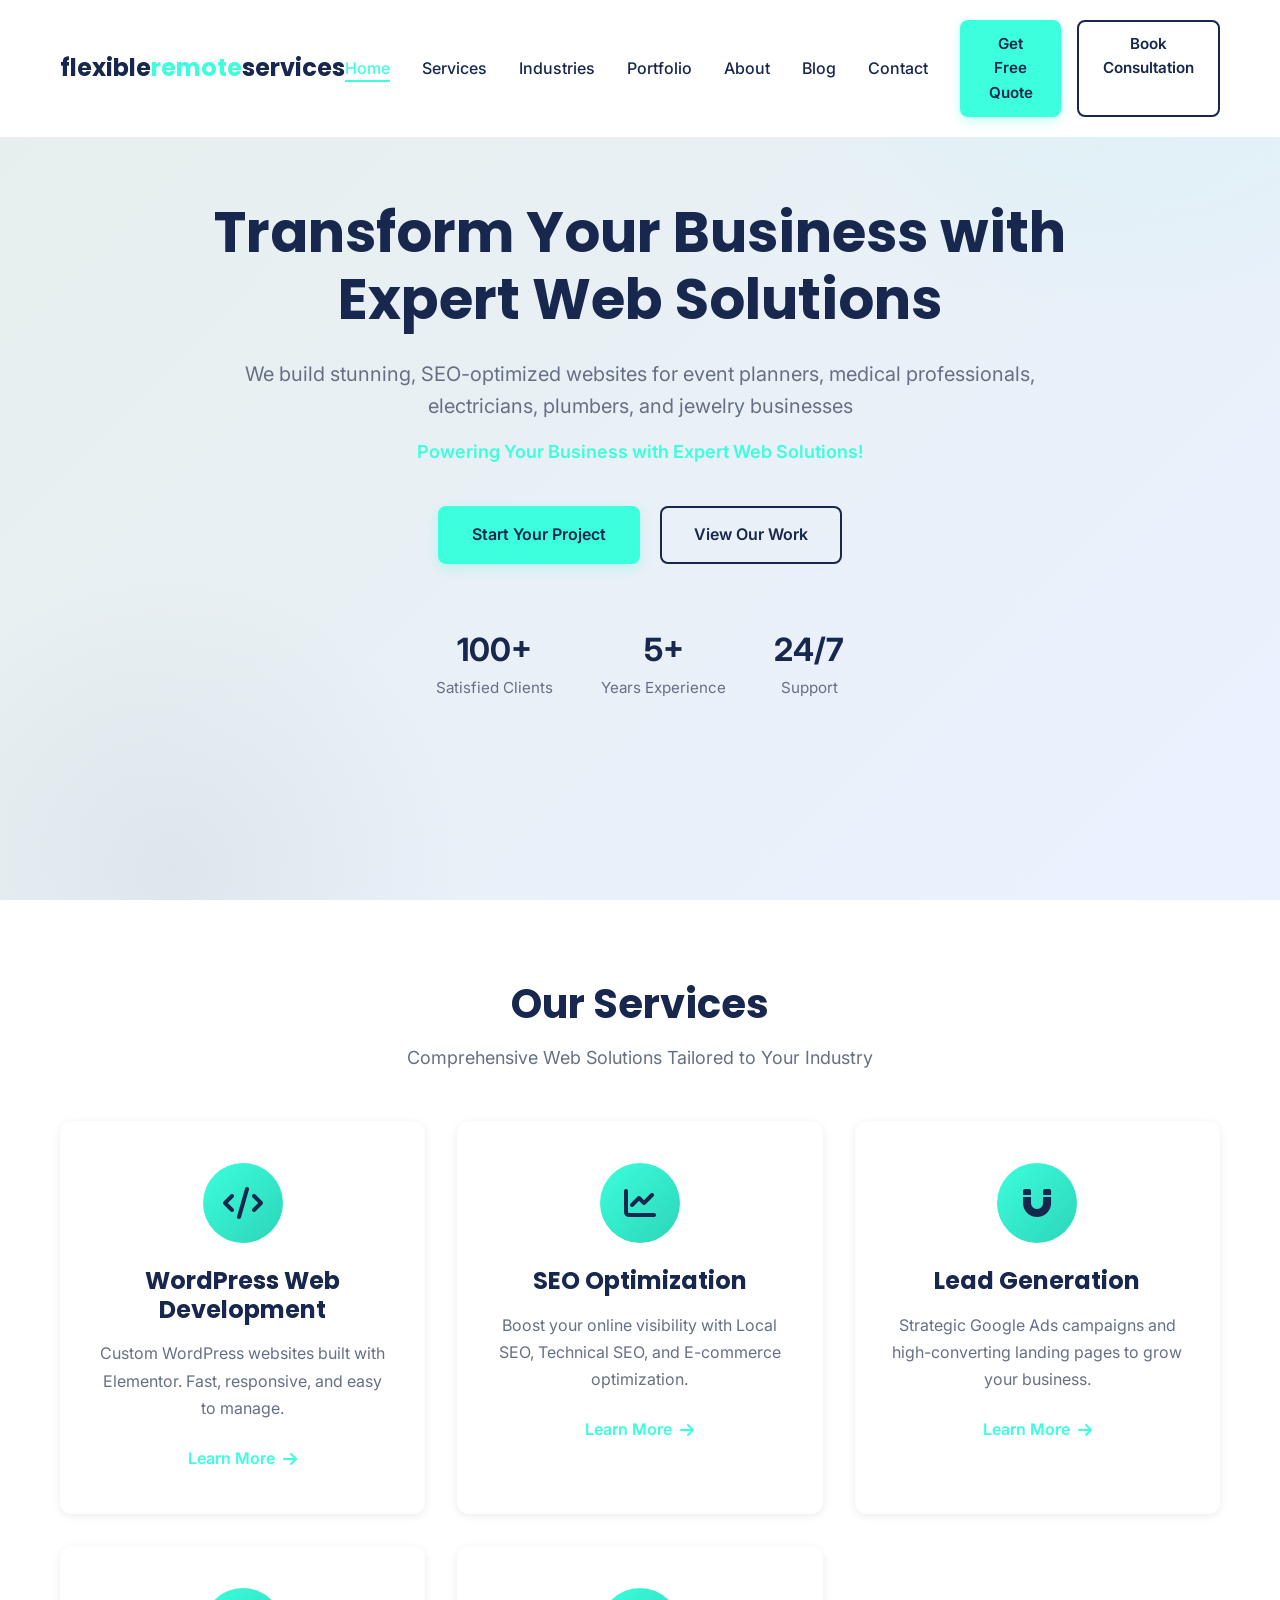
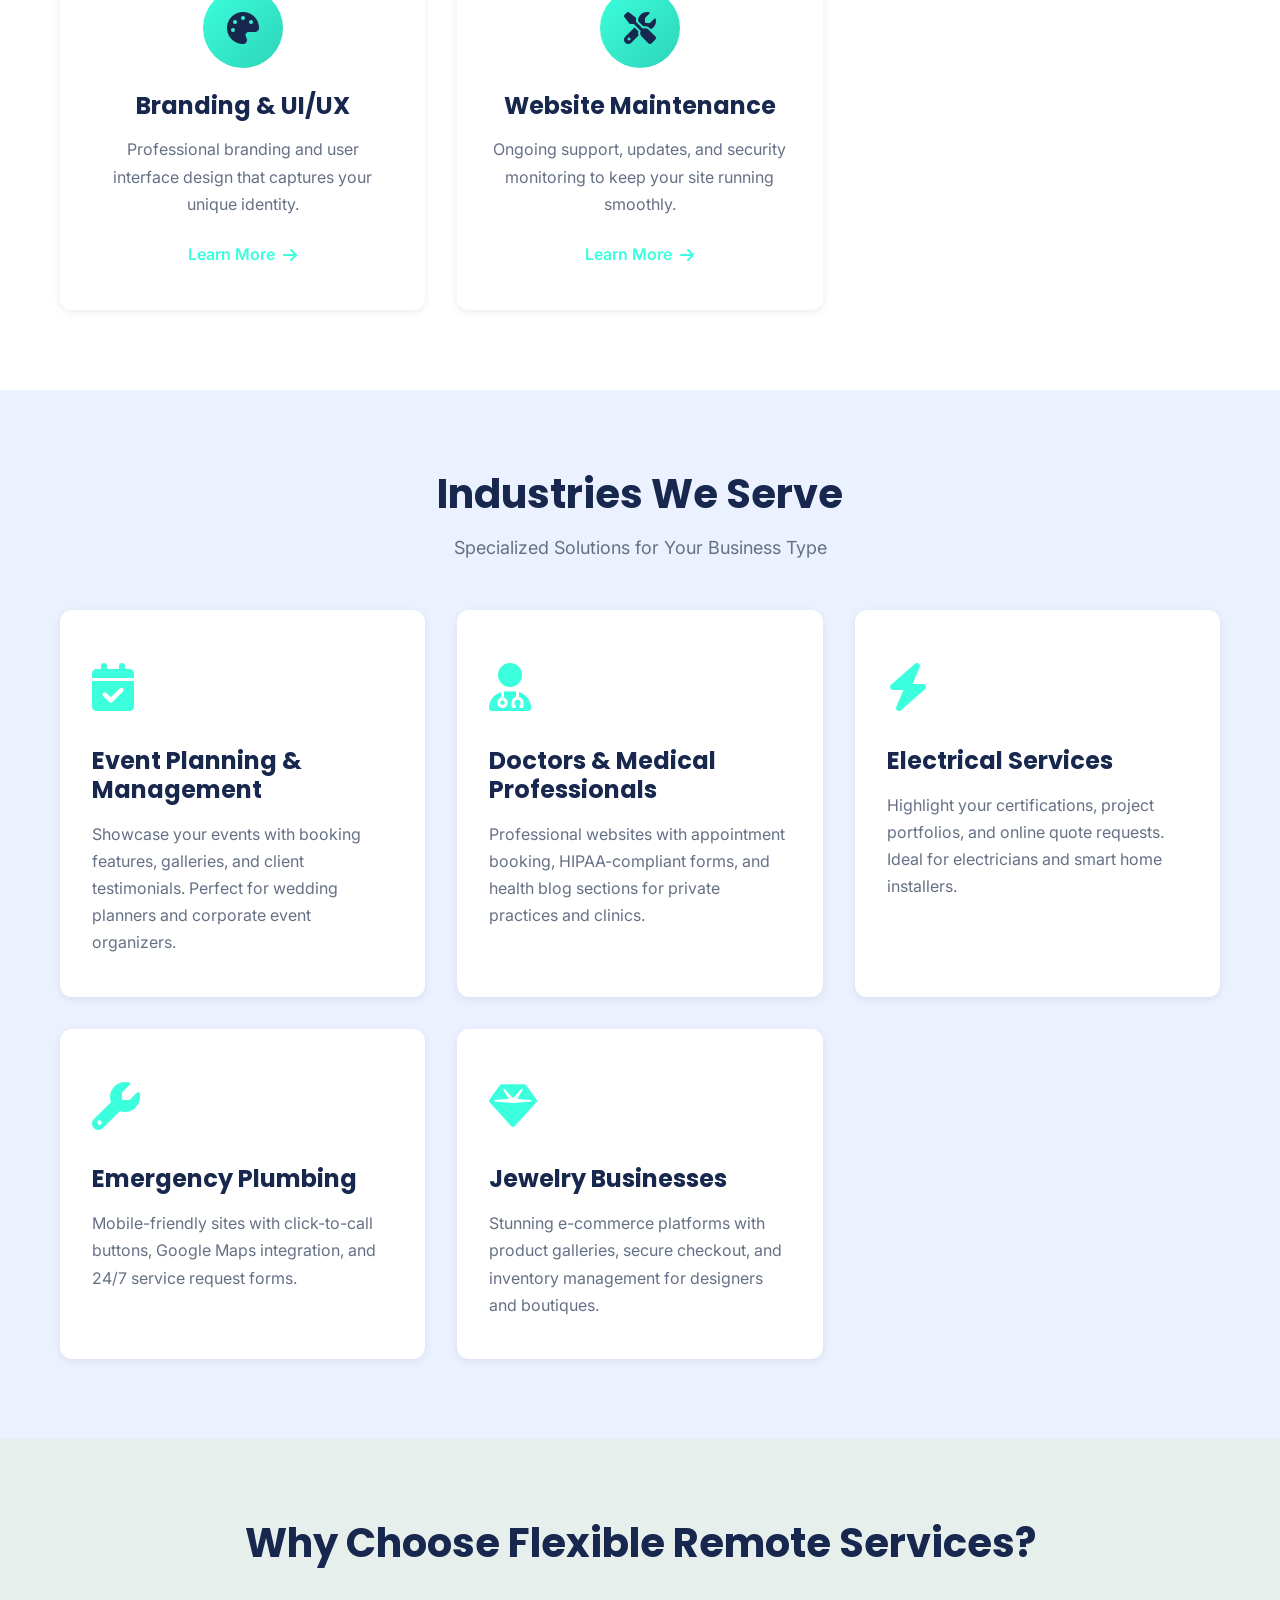
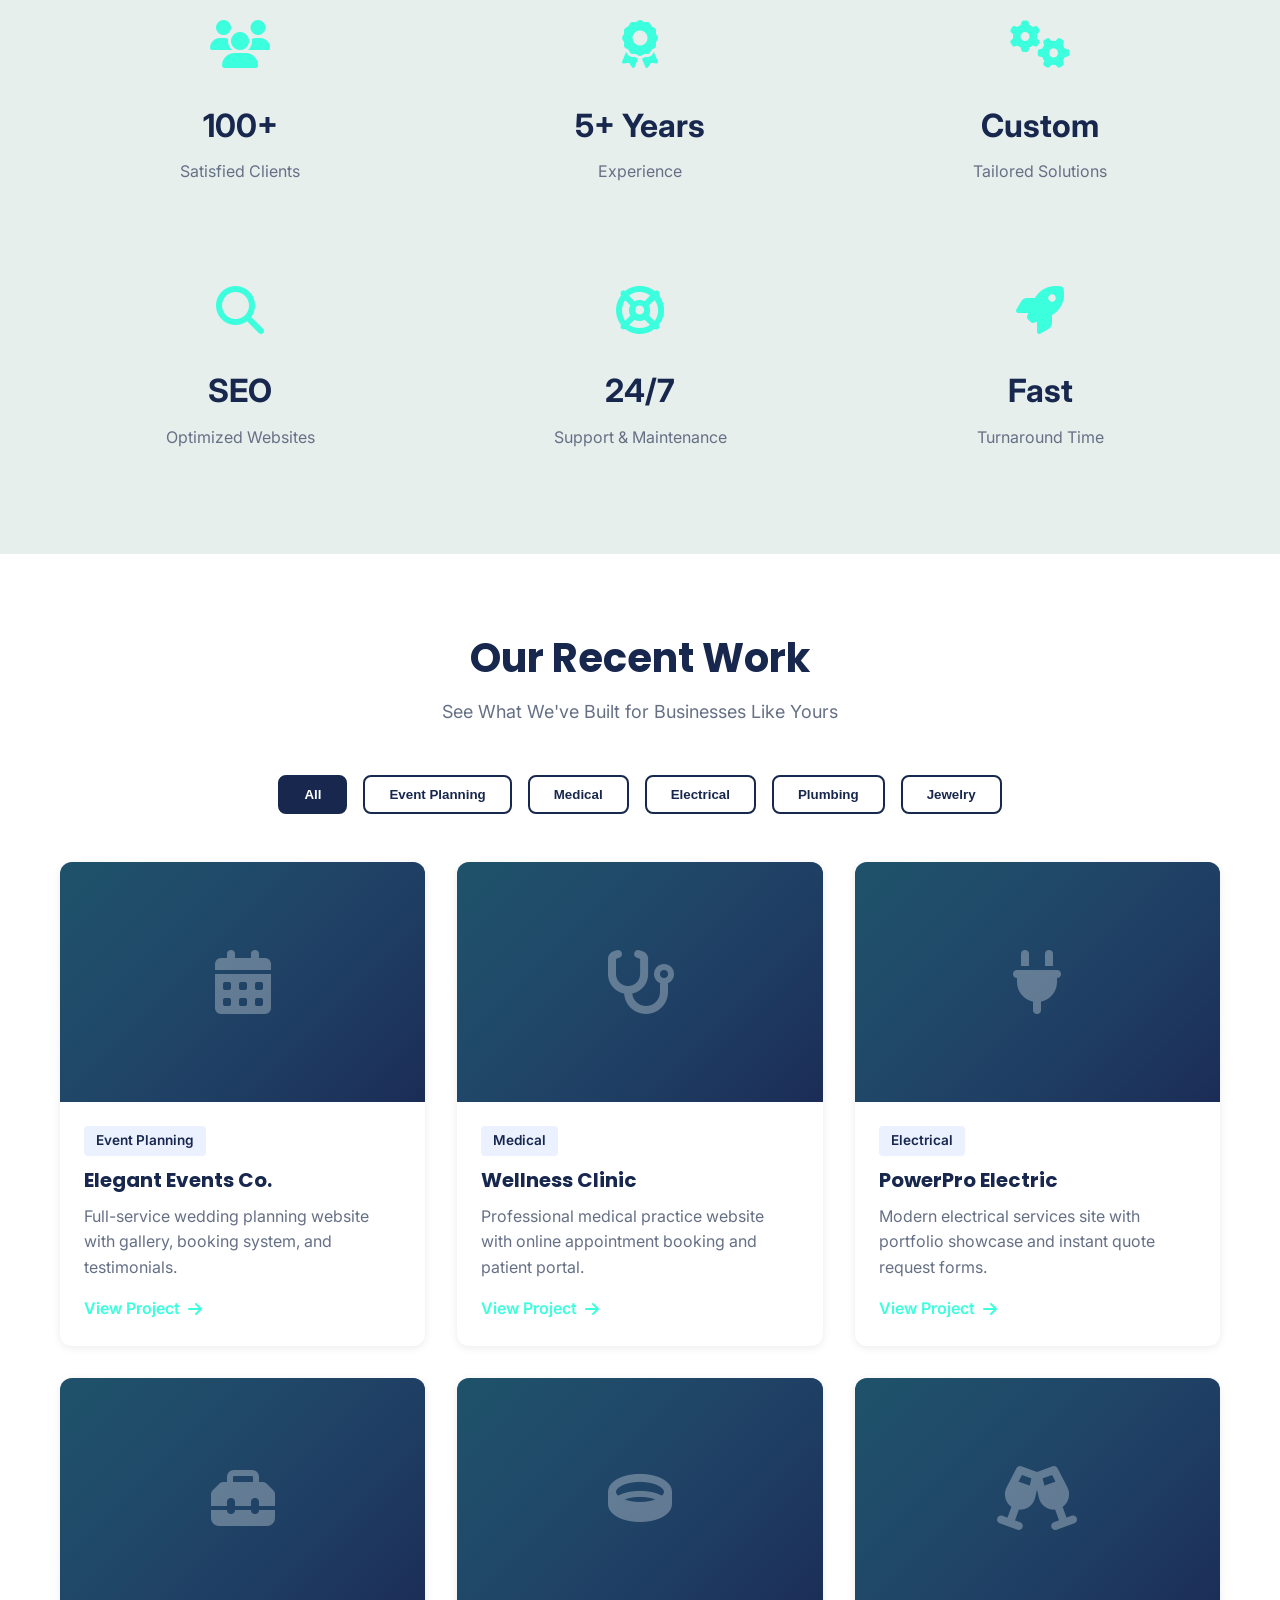
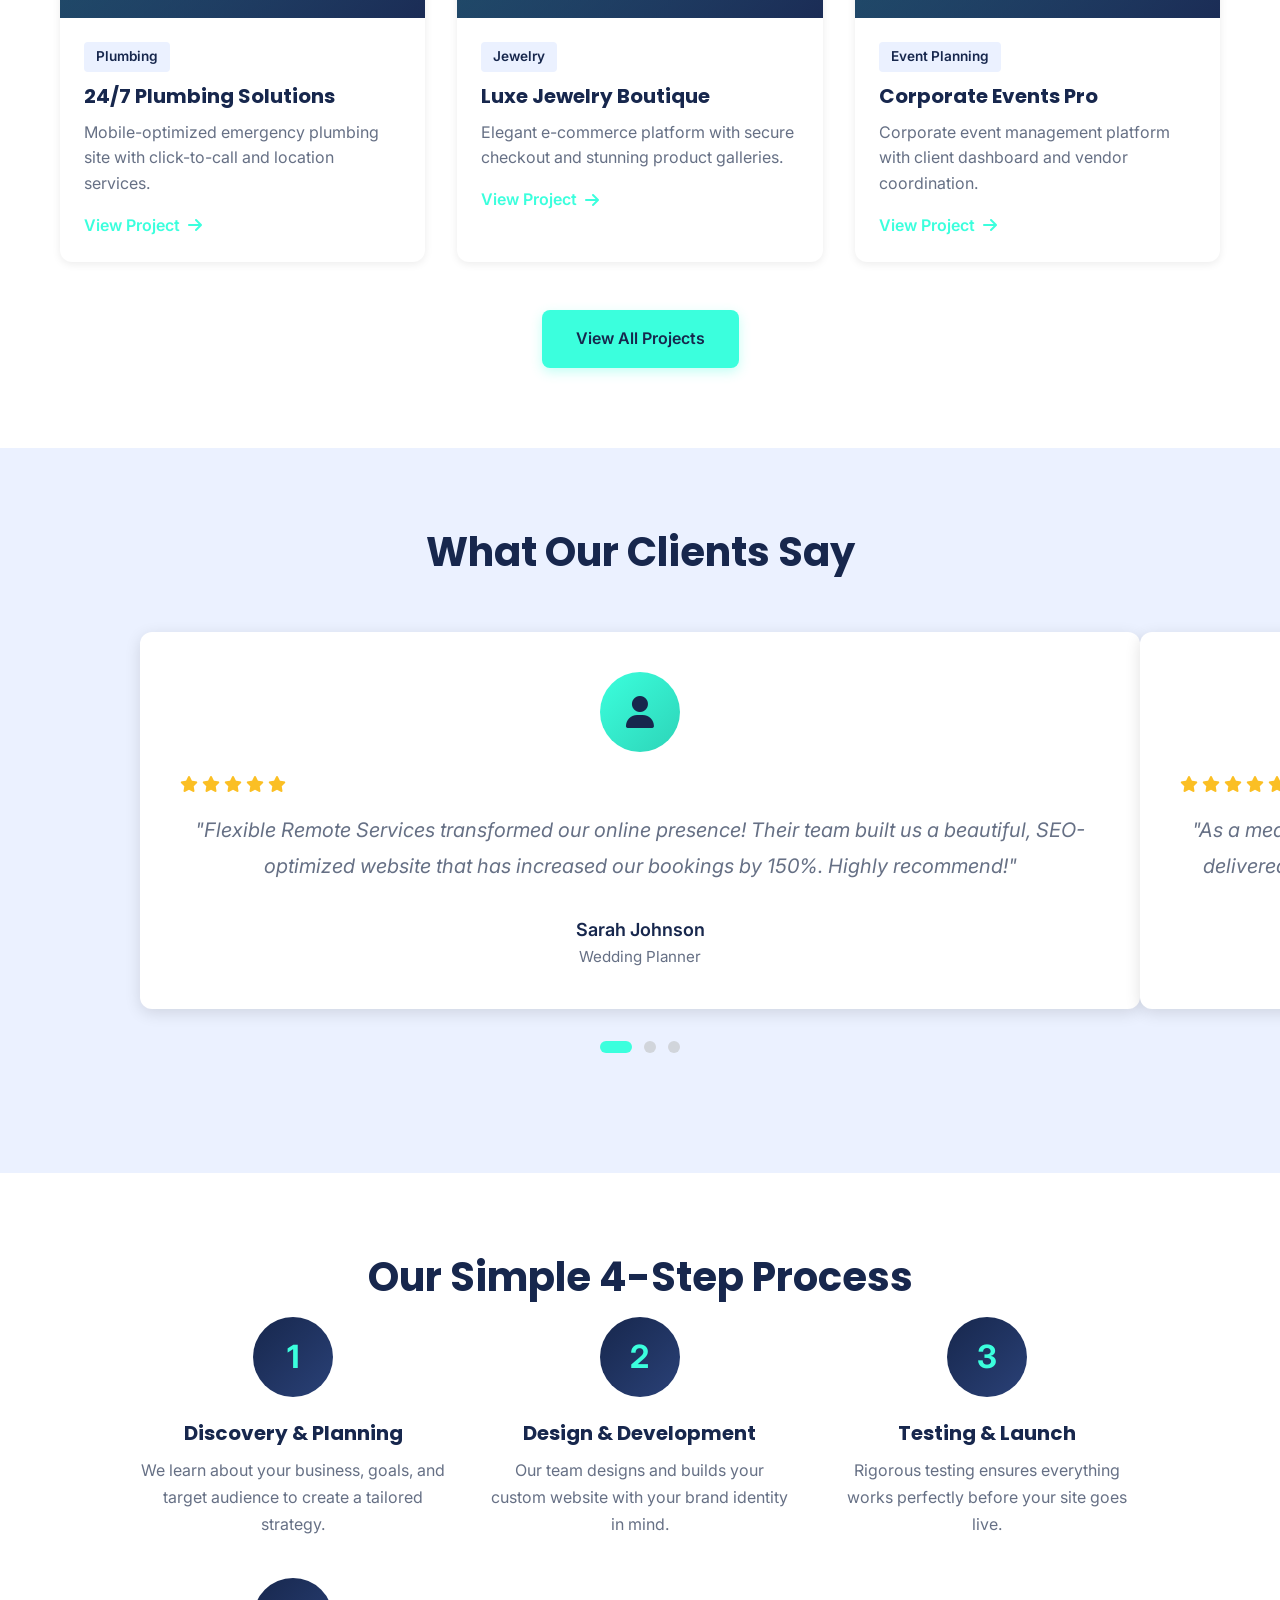
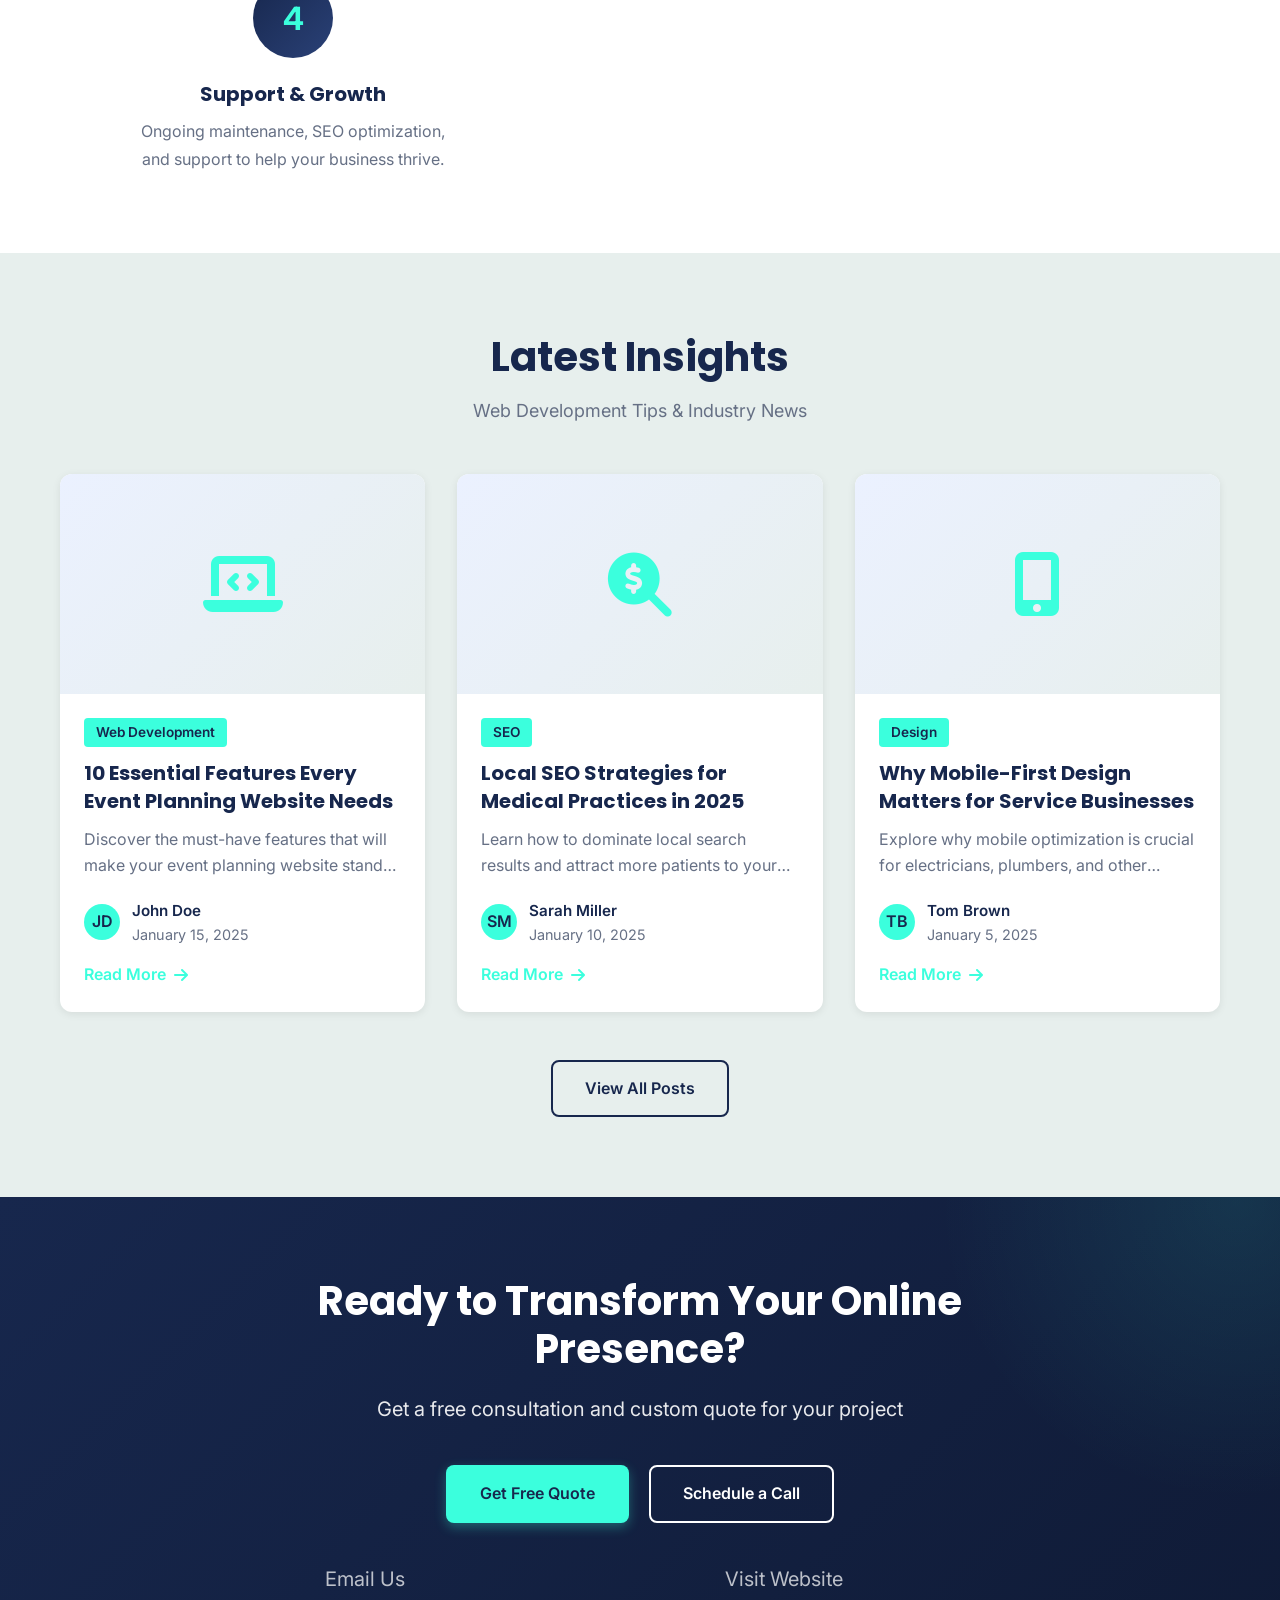
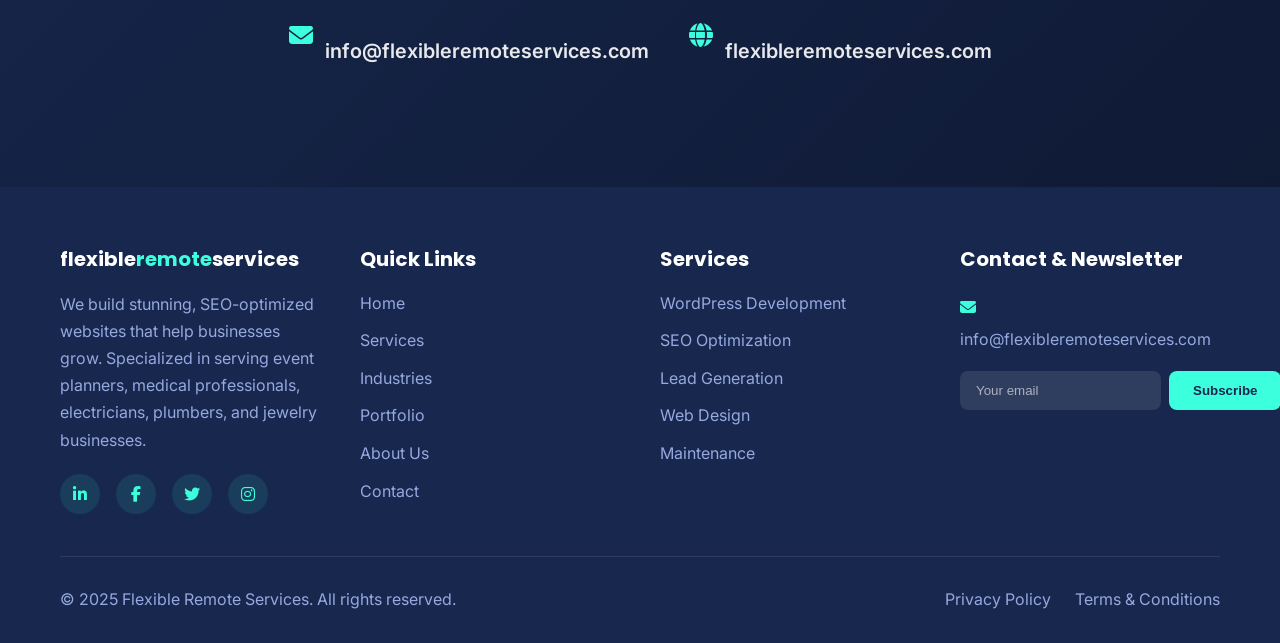
<file: index.html>
<!DOCTYPE html>
<html lang="en">
<head>
    <meta charset="UTF-8">
    <meta name="viewport" content="width=device-width, initial-scale=1.0">
    <meta name="description" content="Flexible Remote Services - Expert Web Development and SEO agency specializing in WordPress, SEO optimization, and digital solutions for event planners, medical professionals, electricians, plumbers, and jewelry businesses.">
    <meta name="keywords" content="web development, SEO, WordPress, Elementor, event planning websites, medical websites, electrician websites, plumbing websites, jewelry ecommerce">
    <title>Flexible Remote Services - Powering Your Business with Expert Web Solutions!</title>

    <!-- Font Awesome Icons -->
    <link rel="stylesheet" href="https://cdnjs.cloudflare.com/ajax/libs/font-awesome/6.4.0/css/all.min.css">

    <!-- Google Fonts -->
    <link href="https://fonts.googleapis.com/css2?family=Inter:wght@300;400;500;600;700;800&family=Poppins:wght@400;500;600;700;800&display=swap" rel="stylesheet">

    <!-- Main Stylesheet -->
    <link rel="stylesheet" href="assets/style.css">
</head>
<body>
    <!-- ========================================
         NAVIGATION HEADER
    ======================================== -->
    <header class="header" id="header">
        <nav class="nav-container">
            <a href="#" class="logo">flexible<span>remote</span>services</a>

            <ul class="nav-menu" id="navMenu">
                <li><a href="index.html" class="nav-link active">Home</a></li>
                <li><a href="services.html" class="nav-link">Services</a></li>
                <li><a href="index.html#industries" class="nav-link">Industries</a></li>
                <li><a href="index.html#portfolio" class="nav-link">Portfolio</a></li>
                <li><a href="about.html" class="nav-link">About</a></li>
                <li><a href="index.html#blog" class="nav-link">Blog</a></li>
                <li><a href="index.html#contact" class="nav-link">Contact</a></li>
                <li class="nav-cta">
                    <a href="#contact" class="btn btn-primary">Get Free Quote</a>
                    <a href="#contact" class="btn btn-outline">Book Consultation</a>
                </li>
            </ul>

            <div class="hamburger" id="hamburger">
                <span></span>
                <span></span>
                <span></span>
            </div>
        </nav>
    </header>

    <!-- ========================================
         HERO SECTION
    ======================================== -->
    <section class="hero section" id="home">
        <div class="container">
            <div class="hero-content">
                <h1>Transform Your Business with Expert Web Solutions</h1>
                <p class="hero-subheadline">We build stunning, SEO-optimized websites for event planners, medical professionals, electricians, plumbers, and jewelry businesses</p>
                <p class="hero-tagline">Powering Your Business with Expert Web Solutions!</p>

                <div class="hero-cta">
                    <a href="#contact" class="btn btn-primary">Start Your Project</a>
                    <a href="#portfolio" class="btn btn-outline">View Our Work</a>
                </div>

                <div class="trust-indicators">
                    <div class="trust-item">
                        <span class="trust-item-number">100+</span>
                        <span class="trust-item-text">Satisfied Clients</span>
                    </div>
                    <div class="trust-item">
                        <span class="trust-item-number">5+</span>
                        <span class="trust-item-text">Years Experience</span>
                    </div>
                    <div class="trust-item">
                        <span class="trust-item-number">24/7</span>
                        <span class="trust-item-text">Support</span>
                    </div>
                </div>
            </div>
        </div>
    </section>

    <!-- ========================================
         SERVICES SECTION
    ======================================== -->
    <section class="services section" id="services">
        <div class="container">
            <h2 class="section-title fade-in">Our Services</h2>
            <p class="section-subtitle fade-in">Comprehensive Web Solutions Tailored to Your Industry</p>

            <div class="services-grid">
                <div class="service-card fade-in">
                    <div class="service-icon">
                        <i class="fas fa-code"></i>
                    </div>
                    <h3>WordPress Web Development</h3>
                    <p>Custom WordPress websites built with Elementor. Fast, responsive, and easy to manage.</p>
                    <a href="#contact" class="learn-more">Learn More <i class="fas fa-arrow-right"></i></a>
                </div>

                <div class="service-card fade-in">
                    <div class="service-icon">
                        <i class="fas fa-chart-line"></i>
                    </div>
                    <h3>SEO Optimization</h3>
                    <p>Boost your online visibility with Local SEO, Technical SEO, and E-commerce optimization.</p>
                    <a href="#contact" class="learn-more">Learn More <i class="fas fa-arrow-right"></i></a>
                </div>

                <div class="service-card fade-in">
                    <div class="service-icon">
                        <i class="fas fa-magnet"></i>
                    </div>
                    <h3>Lead Generation</h3>
                    <p>Strategic Google Ads campaigns and high-converting landing pages to grow your business.</p>
                    <a href="#contact" class="learn-more">Learn More <i class="fas fa-arrow-right"></i></a>
                </div>

                <div class="service-card fade-in">
                    <div class="service-icon">
                        <i class="fas fa-palette"></i>
                    </div>
                    <h3>Branding & UI/UX</h3>
                    <p>Professional branding and user interface design that captures your unique identity.</p>
                    <a href="#contact" class="learn-more">Learn More <i class="fas fa-arrow-right"></i></a>
                </div>

                <div class="service-card fade-in">
                    <div class="service-icon">
                        <i class="fas fa-tools"></i>
                    </div>
                    <h3>Website Maintenance</h3>
                    <p>Ongoing support, updates, and security monitoring to keep your site running smoothly.</p>
                    <a href="#contact" class="learn-more">Learn More <i class="fas fa-arrow-right"></i></a>
                </div>
            </div>
        </div>
    </section>

    <!-- ========================================
         TARGET INDUSTRIES SECTION
    ======================================== -->
    <section class="industries section" id="industries">
        <div class="container">
            <h2 class="section-title fade-in">Industries We Serve</h2>
            <p class="section-subtitle fade-in">Specialized Solutions for Your Business Type</p>

            <div class="industries-grid">
                <div class="industry-card fade-in">
                    <div class="industry-icon">
                        <i class="fas fa-calendar-check"></i>
                    </div>
                    <h3>Event Planning & Management</h3>
                    <p>Showcase your events with booking features, galleries, and client testimonials. Perfect for wedding planners and corporate event organizers.</p>
                </div>

                <div class="industry-card fade-in">
                    <div class="industry-icon">
                        <i class="fas fa-user-md"></i>
                    </div>
                    <h3>Doctors & Medical Professionals</h3>
                    <p>Professional websites with appointment booking, HIPAA-compliant forms, and health blog sections for private practices and clinics.</p>
                </div>

                <div class="industry-card fade-in">
                    <div class="industry-icon">
                        <i class="fas fa-bolt"></i>
                    </div>
                    <h3>Electrical Services</h3>
                    <p>Highlight your certifications, project portfolios, and online quote requests. Ideal for electricians and smart home installers.</p>
                </div>

                <div class="industry-card fade-in">
                    <div class="industry-icon">
                        <i class="fas fa-wrench"></i>
                    </div>
                    <h3>Emergency Plumbing</h3>
                    <p>Mobile-friendly sites with click-to-call buttons, Google Maps integration, and 24/7 service request forms.</p>
                </div>

                <div class="industry-card fade-in">
                    <div class="industry-icon">
                        <i class="fas fa-gem"></i>
                    </div>
                    <h3>Jewelry Businesses</h3>
                    <p>Stunning e-commerce platforms with product galleries, secure checkout, and inventory management for designers and boutiques.</p>
                </div>
            </div>
        </div>
    </section>

    <!-- ========================================
         WHY CHOOSE US SECTION
    ======================================== -->
    <section class="why-choose-us section" id="about">
        <div class="container">
            <h2 class="section-title fade-in">Why Choose Flexible Remote Services?</h2>

            <div class="features-grid">
                <div class="feature-item fade-in">
                    <div class="feature-icon">
                        <i class="fas fa-users"></i>
                    </div>
                    <div class="feature-title" data-target="100">100+</div>
                    <p class="feature-description">Satisfied Clients</p>
                </div>

                <div class="feature-item fade-in">
                    <div class="feature-icon">
                        <i class="fas fa-award"></i>
                    </div>
                    <div class="feature-title">5+ Years</div>
                    <p class="feature-description">Experience</p>
                </div>

                <div class="feature-item fade-in">
                    <div class="feature-icon">
                        <i class="fas fa-cogs"></i>
                    </div>
                    <div class="feature-title">Custom</div>
                    <p class="feature-description">Tailored Solutions</p>
                </div>

                <div class="feature-item fade-in">
                    <div class="feature-icon">
                        <i class="fas fa-search"></i>
                    </div>
                    <div class="feature-title">SEO</div>
                    <p class="feature-description">Optimized Websites</p>
                </div>

                <div class="feature-item fade-in">
                    <div class="feature-icon">
                        <i class="fas fa-life-ring"></i>
                    </div>
                    <div class="feature-title">24/7</div>
                    <p class="feature-description">Support & Maintenance</p>
                </div>

                <div class="feature-item fade-in">
                    <div class="feature-icon">
                        <i class="fas fa-rocket"></i>
                    </div>
                    <div class="feature-title">Fast</div>
                    <p class="feature-description">Turnaround Time</p>
                </div>
            </div>
        </div>
    </section>

    <!-- ========================================
         PORTFOLIO SECTION
    ======================================== -->
    <section class="portfolio section" id="portfolio">
        <div class="container">
            <h2 class="section-title fade-in">Our Recent Work</h2>
            <p class="section-subtitle fade-in">See What We've Built for Businesses Like Yours</p>

            <div class="portfolio-filters fade-in">
                <button class="filter-btn active" data-filter="all">All</button>
                <button class="filter-btn" data-filter="event">Event Planning</button>
                <button class="filter-btn" data-filter="medical">Medical</button>
                <button class="filter-btn" data-filter="electrical">Electrical</button>
                <button class="filter-btn" data-filter="plumbing">Plumbing</button>
                <button class="filter-btn" data-filter="jewelry">Jewelry</button>
            </div>

            <div class="portfolio-grid" id="portfolioGrid">
                <div class="portfolio-card fade-in" data-category="event">
                    <div class="portfolio-image">
                        <i class="fas fa-calendar-alt"></i>
                    </div>
                    <div class="portfolio-content">
                        <span class="portfolio-tag">Event Planning</span>
                        <h3>Elegant Events Co.</h3>
                        <p>Full-service wedding planning website with gallery, booking system, and testimonials.</p>
                        <a href="#" class="view-project">View Project <i class="fas fa-arrow-right"></i></a>
                    </div>
                </div>

                <div class="portfolio-card fade-in" data-category="medical">
                    <div class="portfolio-image">
                        <i class="fas fa-stethoscope"></i>
                    </div>
                    <div class="portfolio-content">
                        <span class="portfolio-tag">Medical</span>
                        <h3>Wellness Clinic</h3>
                        <p>Professional medical practice website with online appointment booking and patient portal.</p>
                        <a href="#" class="view-project">View Project <i class="fas fa-arrow-right"></i></a>
                    </div>
                </div>

                <div class="portfolio-card fade-in" data-category="electrical">
                    <div class="portfolio-image">
                        <i class="fas fa-plug"></i>
                    </div>
                    <div class="portfolio-content">
                        <span class="portfolio-tag">Electrical</span>
                        <h3>PowerPro Electric</h3>
                        <p>Modern electrical services site with portfolio showcase and instant quote request forms.</p>
                        <a href="#" class="view-project">View Project <i class="fas fa-arrow-right"></i></a>
                    </div>
                </div>

                <div class="portfolio-card fade-in" data-category="plumbing">
                    <div class="portfolio-image">
                        <i class="fas fa-toolbox"></i>
                    </div>
                    <div class="portfolio-content">
                        <span class="portfolio-tag">Plumbing</span>
                        <h3>24/7 Plumbing Solutions</h3>
                        <p>Mobile-optimized emergency plumbing site with click-to-call and location services.</p>
                        <a href="#" class="view-project">View Project <i class="fas fa-arrow-right"></i></a>
                    </div>
                </div>

                <div class="portfolio-card fade-in" data-category="jewelry">
                    <div class="portfolio-image">
                        <i class="fas fa-ring"></i>
                    </div>
                    <div class="portfolio-content">
                        <span class="portfolio-tag">Jewelry</span>
                        <h3>Luxe Jewelry Boutique</h3>
                        <p>Elegant e-commerce platform with secure checkout and stunning product galleries.</p>
                        <a href="#" class="view-project">View Project <i class="fas fa-arrow-right"></i></a>
                    </div>
                </div>

                <div class="portfolio-card fade-in" data-category="event">
                    <div class="portfolio-image">
                        <i class="fas fa-glass-cheers"></i>
                    </div>
                    <div class="portfolio-content">
                        <span class="portfolio-tag">Event Planning</span>
                        <h3>Corporate Events Pro</h3>
                        <p>Corporate event management platform with client dashboard and vendor coordination.</p>
                        <a href="#" class="view-project">View Project <i class="fas fa-arrow-right"></i></a>
                    </div>
                </div>
            </div>

            <div class="portfolio-cta fade-in">
                <a href="#contact" class="btn btn-primary">View All Projects</a>
            </div>
        </div>
    </section>

    <!-- ========================================
         TESTIMONIALS SECTION
    ======================================== -->
    <section class="testimonials section">
        <div class="container">
            <h2 class="section-title fade-in">What Our Clients Say</h2>

            <div class="testimonials-slider">
                <div class="testimonial-track" id="testimonialTrack">
                    <div class="testimonial-card">
                        <div class="testimonial-avatar">
                            <i class="fas fa-user"></i>
                        </div>
                        <div class="testimonial-rating">
                            <i class="fas fa-star"></i>
                            <i class="fas fa-star"></i>
                            <i class="fas fa-star"></i>
                            <i class="fas fa-star"></i>
                            <i class="fas fa-star"></i>
                        </div>
                        <p class="testimonial-text">"Flexible Remote Services transformed our online presence! Their team built us a beautiful, SEO-optimized website that has increased our bookings by 150%. Highly recommend!"</p>
                        <p class="testimonial-author">Sarah Johnson</p>
                        <p class="testimonial-business">Wedding Planner</p>
                    </div>

                    <div class="testimonial-card">
                        <div class="testimonial-avatar">
                            <i class="fas fa-user"></i>
                        </div>
                        <div class="testimonial-rating">
                            <i class="fas fa-star"></i>
                            <i class="fas fa-star"></i>
                            <i class="fas fa-star"></i>
                            <i class="fas fa-star"></i>
                            <i class="fas fa-star"></i>
                        </div>
                        <p class="testimonial-text">"As a medical professional, I needed a HIPAA-compliant website with appointment booking. They delivered exactly what I needed, on time and on budget. Excellent communication throughout!"</p>
                        <p class="testimonial-author">Dr. Michael Chen</p>
                        <p class="testimonial-business">Private Practice Doctor</p>
                    </div>

                    <div class="testimonial-card">
                        <div class="testimonial-avatar">
                            <i class="fas fa-user"></i>
                        </div>
                        <div class="testimonial-rating">
                            <i class="fas fa-star"></i>
                            <i class="fas fa-star"></i>
                            <i class="fas fa-star"></i>
                            <i class="fas fa-star"></i>
                            <i class="fas fa-star"></i>
                        </div>
                        <p class="testimonial-text">"Our jewelry e-commerce site is absolutely stunning! Sales have tripled since launch. The ongoing maintenance and SEO support have been invaluable. Worth every penny!"</p>
                        <p class="testimonial-author">Emily Rodriguez</p>
                        <p class="testimonial-business">Jewelry Designer</p>
                    </div>
                </div>

                <div class="testimonial-dots">
                    <span class="dot active" data-slide="0"></span>
                    <span class="dot" data-slide="1"></span>
                    <span class="dot" data-slide="2"></span>
                </div>
            </div>
        </div>
    </section>

    <!-- ========================================
         PROCESS SECTION
    ======================================== -->
    <section class="process section">
        <div class="container">
            <h2 class="section-title fade-in">Our Simple 4-Step Process</h2>

            <div class="process-timeline">
                <div class="process-step fade-in">
                    <div class="step-number">1</div>
                    <h3>Discovery & Planning</h3>
                    <p>We learn about your business, goals, and target audience to create a tailored strategy.</p>
                </div>

                <div class="process-step fade-in">
                    <div class="step-number">2</div>
                    <h3>Design & Development</h3>
                    <p>Our team designs and builds your custom website with your brand identity in mind.</p>
                </div>

                <div class="process-step fade-in">
                    <div class="step-number">3</div>
                    <h3>Testing & Launch</h3>
                    <p>Rigorous testing ensures everything works perfectly before your site goes live.</p>
                </div>

                <div class="process-step fade-in">
                    <div class="step-number">4</div>
                    <h3>Support & Growth</h3>
                    <p>Ongoing maintenance, SEO optimization, and support to help your business thrive.</p>
                </div>
            </div>
        </div>
    </section>

    <!-- ========================================
         BLOG SECTION
    ======================================== -->
    <section class="blog section" id="blog">
        <div class="container">
            <h2 class="section-title fade-in">Latest Insights</h2>
            <p class="section-subtitle fade-in">Web Development Tips & Industry News</p>

            <div class="blog-grid">
                <div class="blog-card fade-in">
                    <div class="blog-image">
                        <i class="fas fa-laptop-code"></i>
                    </div>
                    <div class="blog-content">
                        <span class="blog-category">Web Development</span>
                        <h3>10 Essential Features Every Event Planning Website Needs</h3>
                        <p class="blog-excerpt">Discover the must-have features that will make your event planning website stand out and convert more clients.</p>
                        <div class="blog-meta">
                            <div class="author-avatar">JD</div>
                            <div>
                                <p class="blog-author">John Doe</p>
                                <p class="blog-date">January 15, 2025</p>
                            </div>
                        </div>
                        <a href="#" class="read-more">Read More <i class="fas fa-arrow-right"></i></a>
                    </div>
                </div>

                <div class="blog-card fade-in">
                    <div class="blog-image">
                        <i class="fas fa-search-dollar"></i>
                    </div>
                    <div class="blog-content">
                        <span class="blog-category">SEO</span>
                        <h3>Local SEO Strategies for Medical Practices in 2025</h3>
                        <p class="blog-excerpt">Learn how to dominate local search results and attract more patients to your medical practice.</p>
                        <div class="blog-meta">
                            <div class="author-avatar">SM</div>
                            <div>
                                <p class="blog-author">Sarah Miller</p>
                                <p class="blog-date">January 10, 2025</p>
                            </div>
                        </div>
                        <a href="#" class="read-more">Read More <i class="fas fa-arrow-right"></i></a>
                    </div>
                </div>

                <div class="blog-card fade-in">
                    <div class="blog-image">
                        <i class="fas fa-mobile-alt"></i>
                    </div>
                    <div class="blog-content">
                        <span class="blog-category">Design</span>
                        <h3>Why Mobile-First Design Matters for Service Businesses</h3>
                        <p class="blog-excerpt">Explore why mobile optimization is crucial for electricians, plumbers, and other service providers.</p>
                        <div class="blog-meta">
                            <div class="author-avatar">TB</div>
                            <div>
                                <p class="blog-author">Tom Brown</p>
                                <p class="blog-date">January 5, 2025</p>
                            </div>
                        </div>
                        <a href="#" class="read-more">Read More <i class="fas fa-arrow-right"></i></a>
                    </div>
                </div>
            </div>

            <div class="blog-cta fade-in">
                <a href="#" class="btn btn-outline">View All Posts</a>
            </div>
        </div>
    </section>

    <!-- ========================================
         CTA SECTION
    ======================================== -->
    <section class="cta-section section" id="contact">
        <div class="container">
            <div class="cta-content">
                <h2>Ready to Transform Your Online Presence?</h2>
                <p>Get a free consultation and custom quote for your project</p>

                <div class="cta-buttons">
                    <a href="mailto:info@flexibleremoteservices.com" class="btn btn-primary">Get Free Quote</a>
                    <a href="mailto:info@flexibleremoteservices.com" class="btn btn-outline-white">Schedule a Call</a>
                </div>

                <div class="cta-contact">
                    <div class="cta-contact-item">
                        <i class="fas fa-envelope"></i>
                        <div class="cta-contact-text">
                            <p class="cta-contact-label">Email Us</p>
                            <p class="cta-contact-value">info@flexibleremoteservices.com</p>
                        </div>
                    </div>
                    <div class="cta-contact-item">
                        <i class="fas fa-globe"></i>
                        <div class="cta-contact-text">
                            <p class="cta-contact-label">Visit Website</p>
                            <p class="cta-contact-value">flexibleremoteservices.com</p>
                        </div>
                    </div>
                </div>
            </div>
        </div>
    </section>

    <!-- ========================================
         FOOTER
    ======================================== -->
    <footer class="footer">
        <div class="container">
            <div class="footer-content">
                <div class="footer-column">
                    <h3 class="logo">flexible<span style="color: var(--accent-cyan);">remote</span>services</h3>
                    <p class="footer-description">We build stunning, SEO-optimized websites that help businesses grow. Specialized in serving event planners, medical professionals, electricians, plumbers, and jewelry businesses.</p>
                    <div class="social-links">
                        <a href="#" class="social-link" aria-label="LinkedIn"><i class="fab fa-linkedin-in"></i></a>
                        <a href="#" class="social-link" aria-label="Facebook"><i class="fab fa-facebook-f"></i></a>
                        <a href="#" class="social-link" aria-label="Twitter"><i class="fab fa-twitter"></i></a>
                        <a href="#" class="social-link" aria-label="Instagram"><i class="fab fa-instagram"></i></a>
                    </div>
                </div>

                <div class="footer-column">
                    <h3>Quick Links</h3>
                    <ul class="footer-links">
                        <li><a href="#home">Home</a></li>
                        <li><a href="#services">Services</a></li>
                        <li><a href="#industries">Industries</a></li>
                        <li><a href="#portfolio">Portfolio</a></li>
                        <li><a href="#about">About Us</a></li>
                        <li><a href="#contact">Contact</a></li>
                    </ul>
                </div>

                <div class="footer-column">
                    <h3>Services</h3>
                    <ul class="footer-links">
                        <li><a href="#services">WordPress Development</a></li>
                        <li><a href="#services">SEO Optimization</a></li>
                        <li><a href="#services">Lead Generation</a></li>
                        <li><a href="#services">Web Design</a></li>
                        <li><a href="#services">Maintenance</a></li>
                    </ul>
                </div>

                <div class="footer-column">
                    <h3>Contact & Newsletter</h3>
                    <div class="footer-contact-info">
                        <p><i class="fas fa-envelope"></i> info@flexibleremoteservices.com</p>
                    </div>
                    <form class="newsletter-form" onsubmit="return handleNewsletter(event)">
                        <input type="email" placeholder="Your email" class="newsletter-input" required>
                        <button type="submit" class="newsletter-btn">Subscribe</button>
                    </form>
                </div>
            </div>

            <div class="footer-bottom">
                <div class="footer-bottom-content">
                    <p>&copy; 2025 Flexible Remote Services. All rights reserved.</p>
                    <div class="footer-legal">
                        <a href="#">Privacy Policy</a>
                        <a href="#">Terms & Conditions</a>
                    </div>
                </div>
            </div>
        </div>
    </footer>

    <!-- ========================================
         SCROLL TO TOP BUTTON
    ======================================== -->
    <div class="scroll-to-top" id="scrollToTop">
        <i class="fas fa-arrow-up"></i>
    </div>

    <!-- ========================================
         JAVASCRIPT
    ======================================== -->
    <script src="assets/main.js"></script>
</body>
</html>
</file>
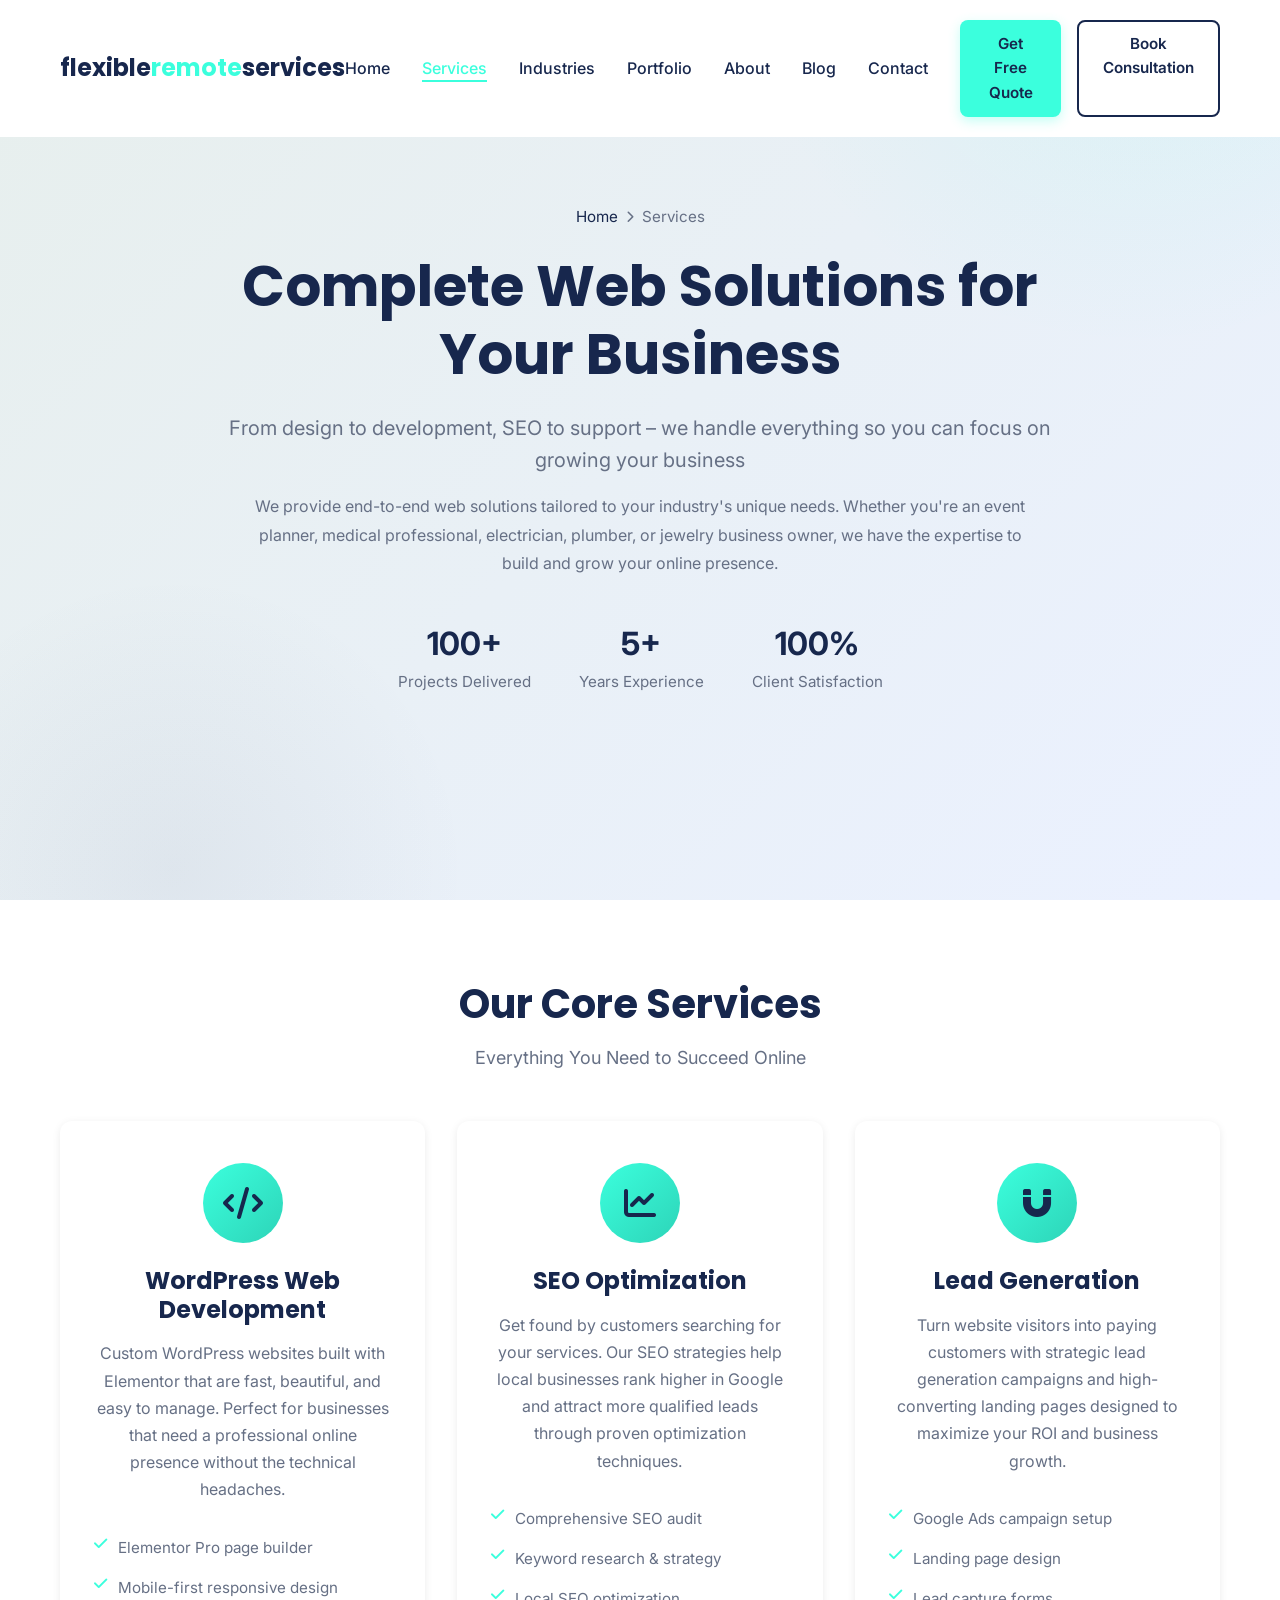
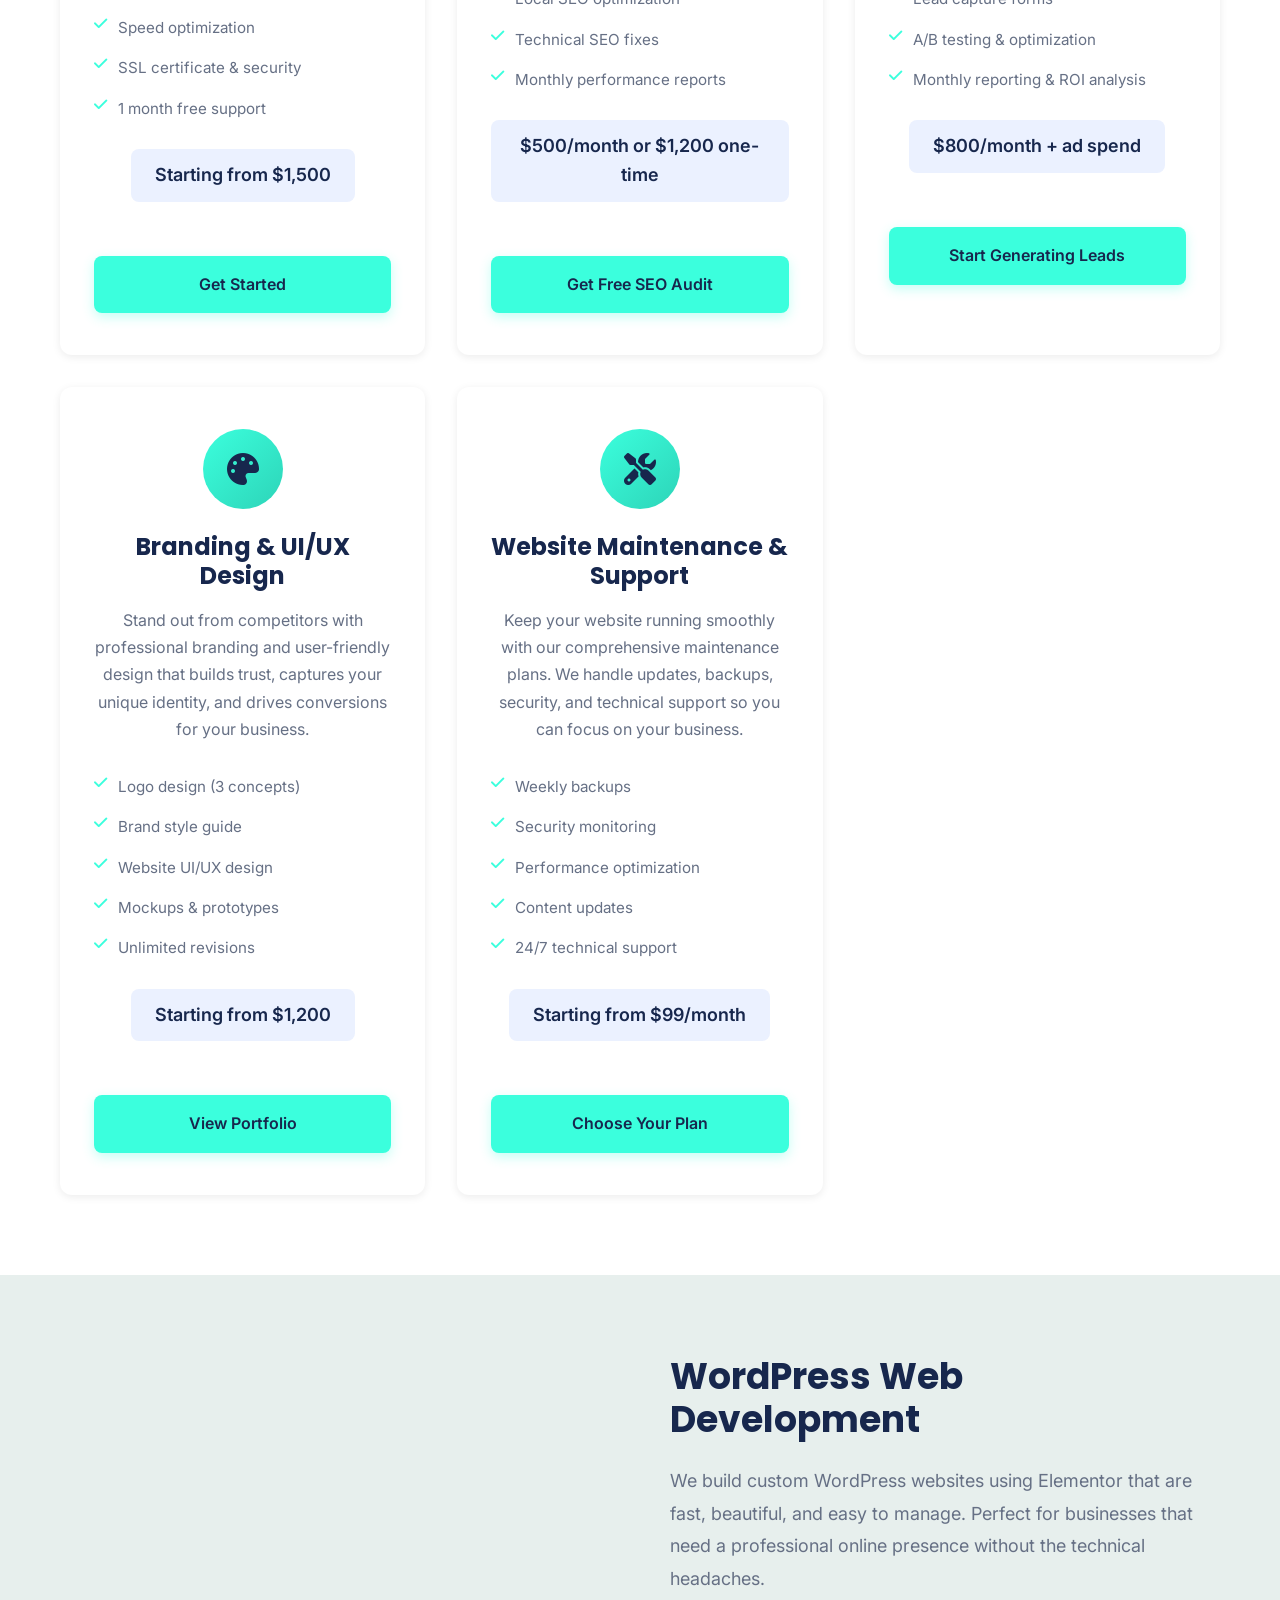
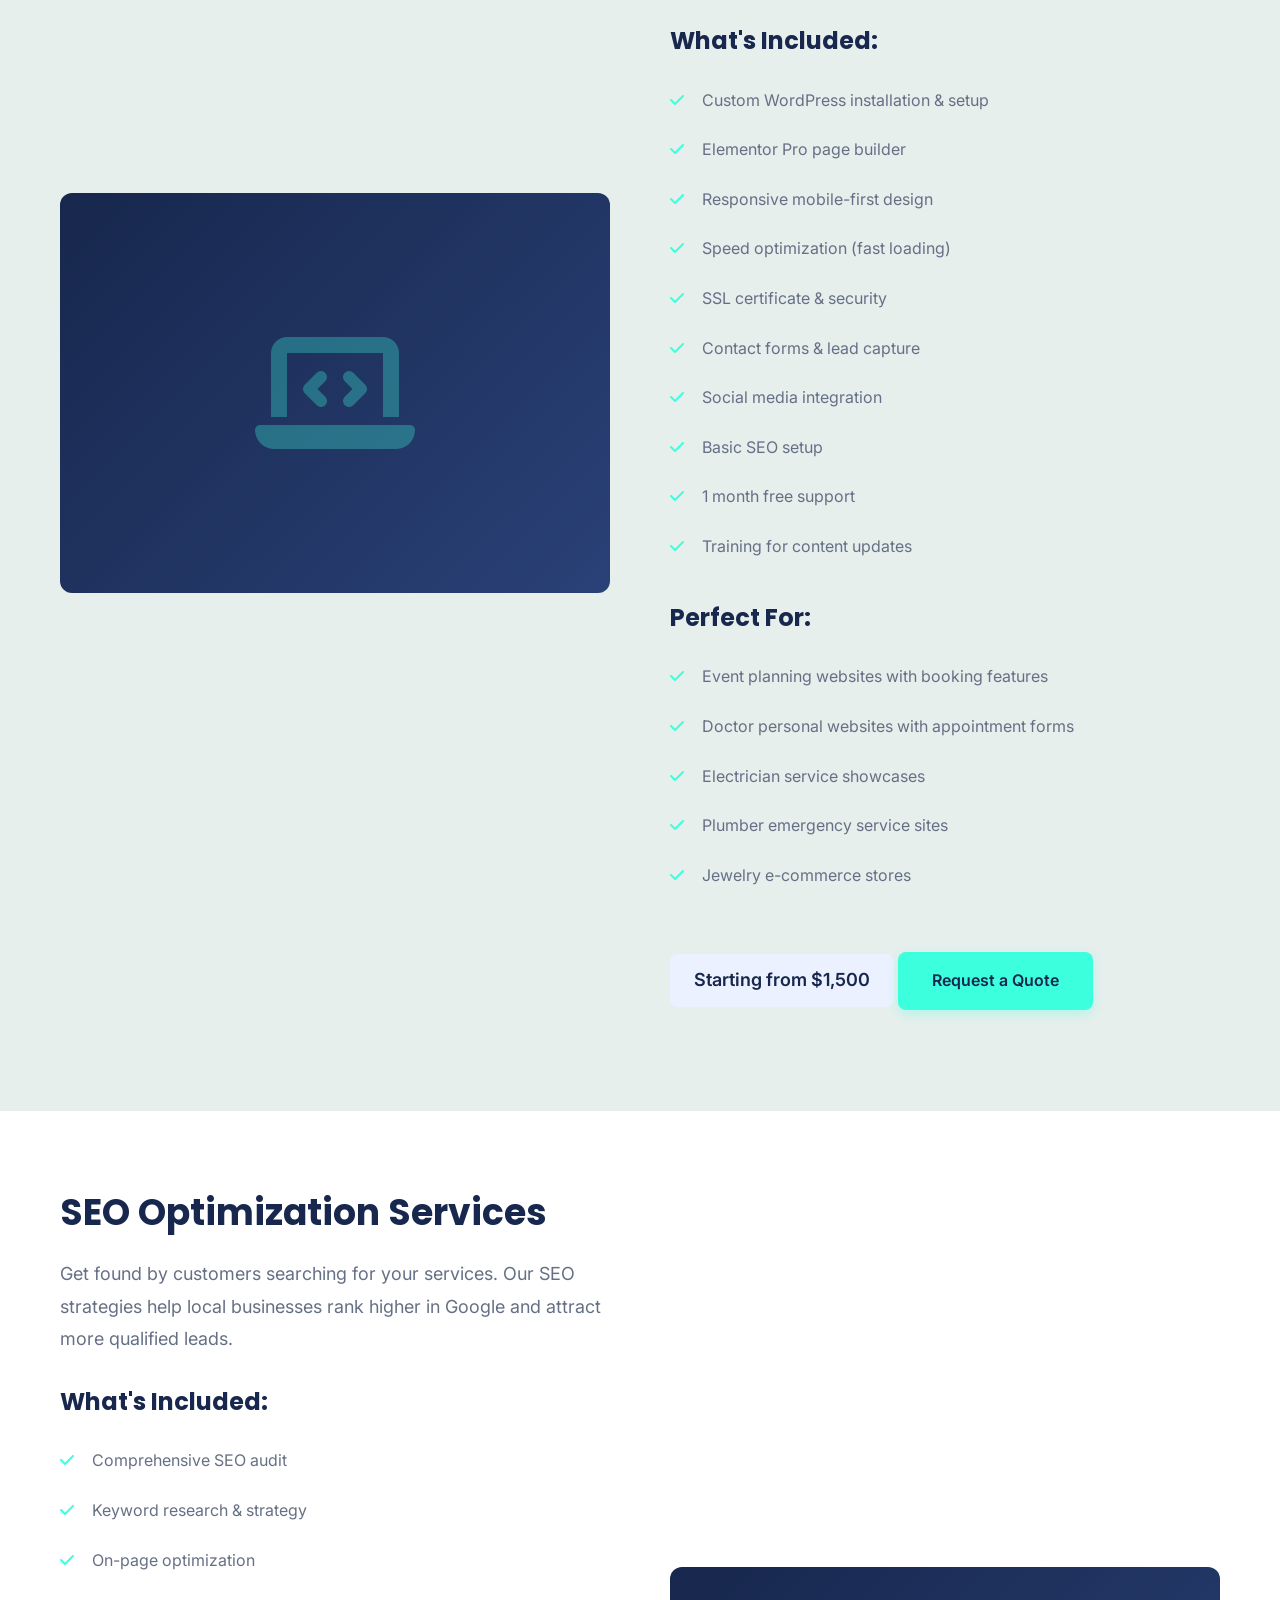
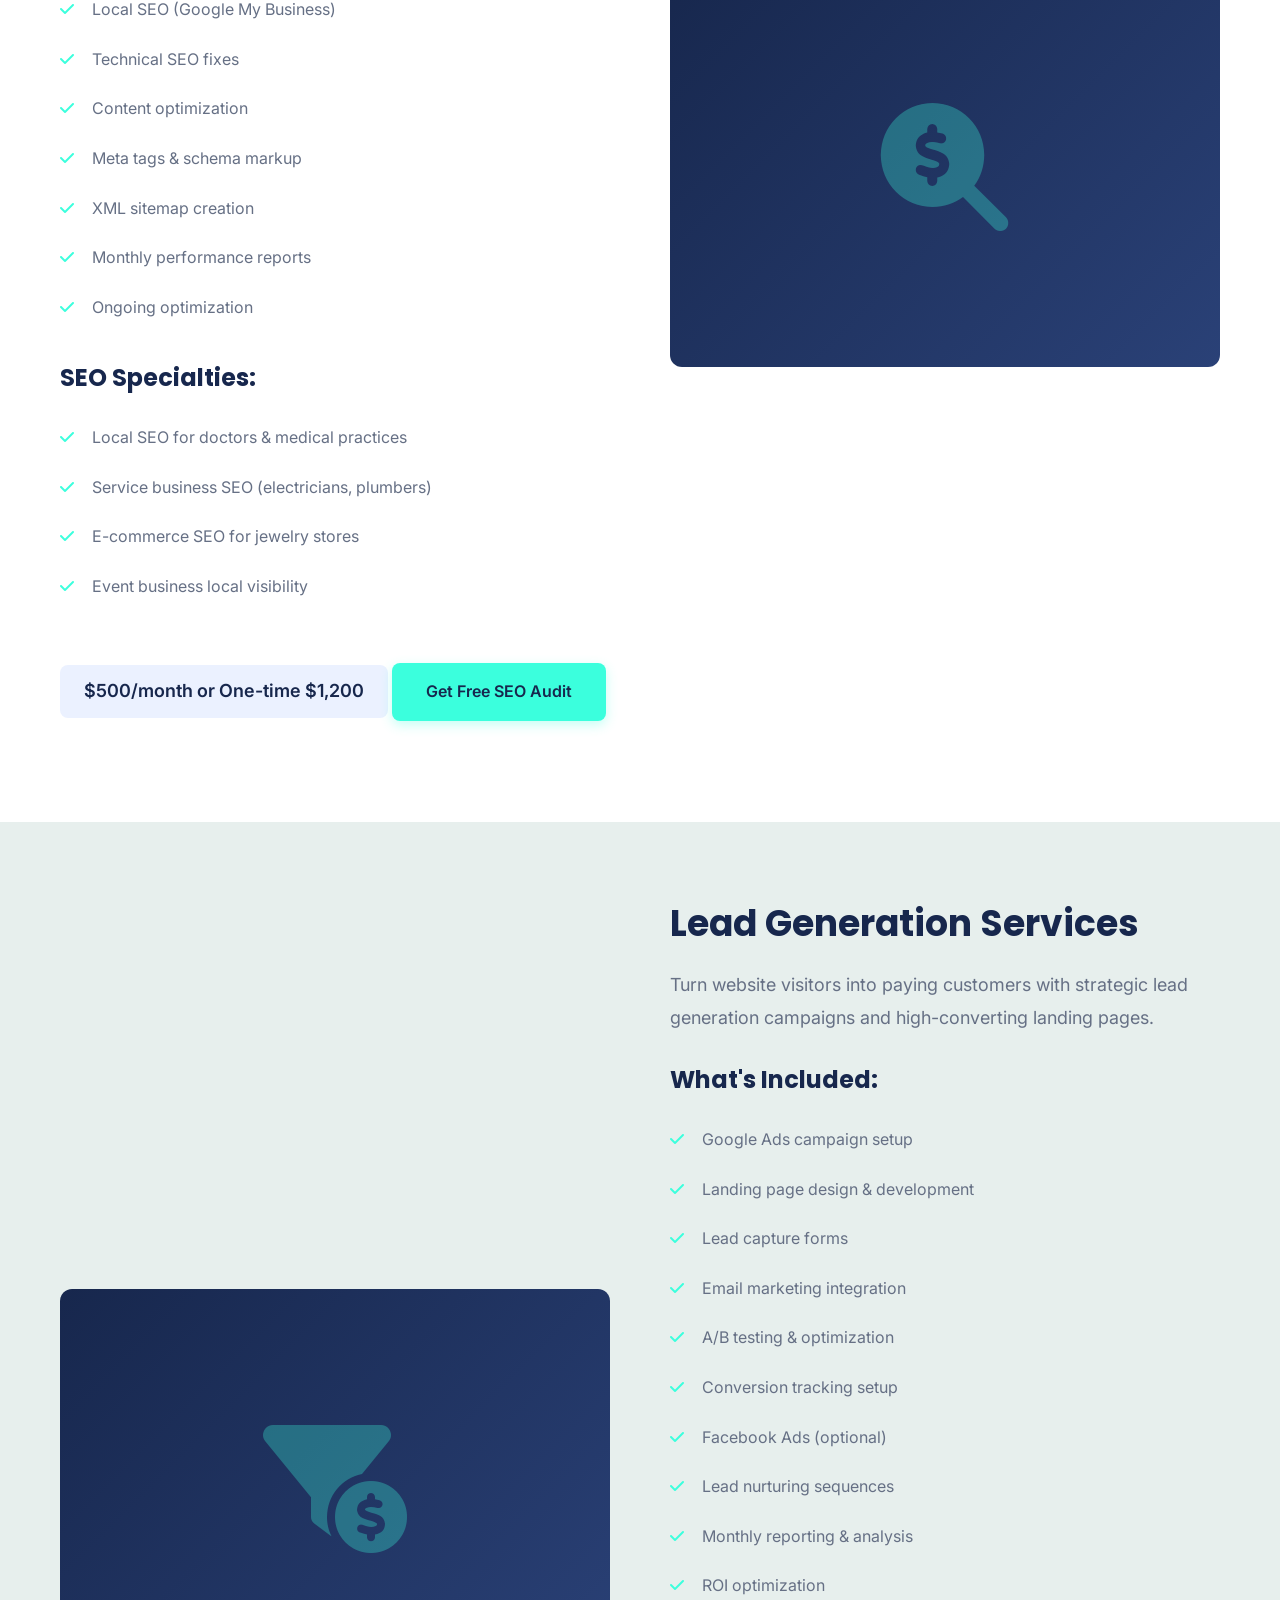
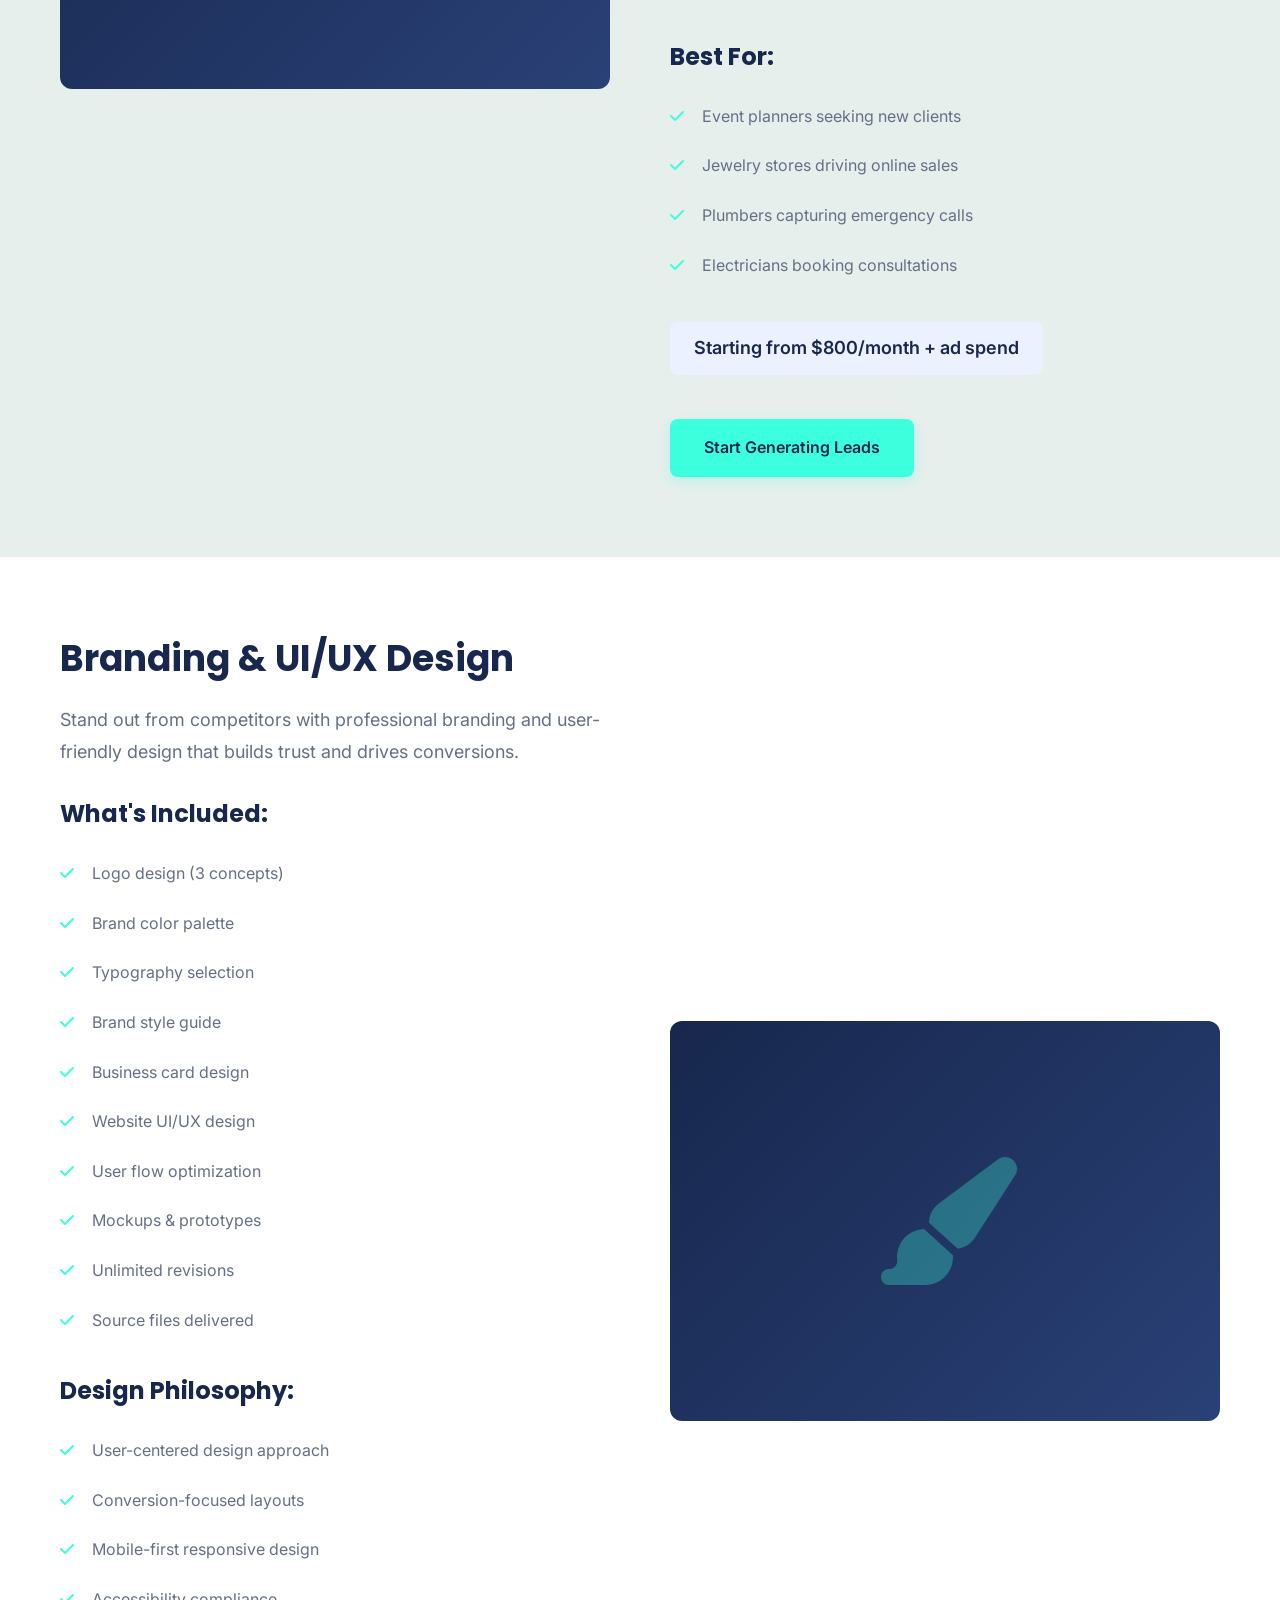
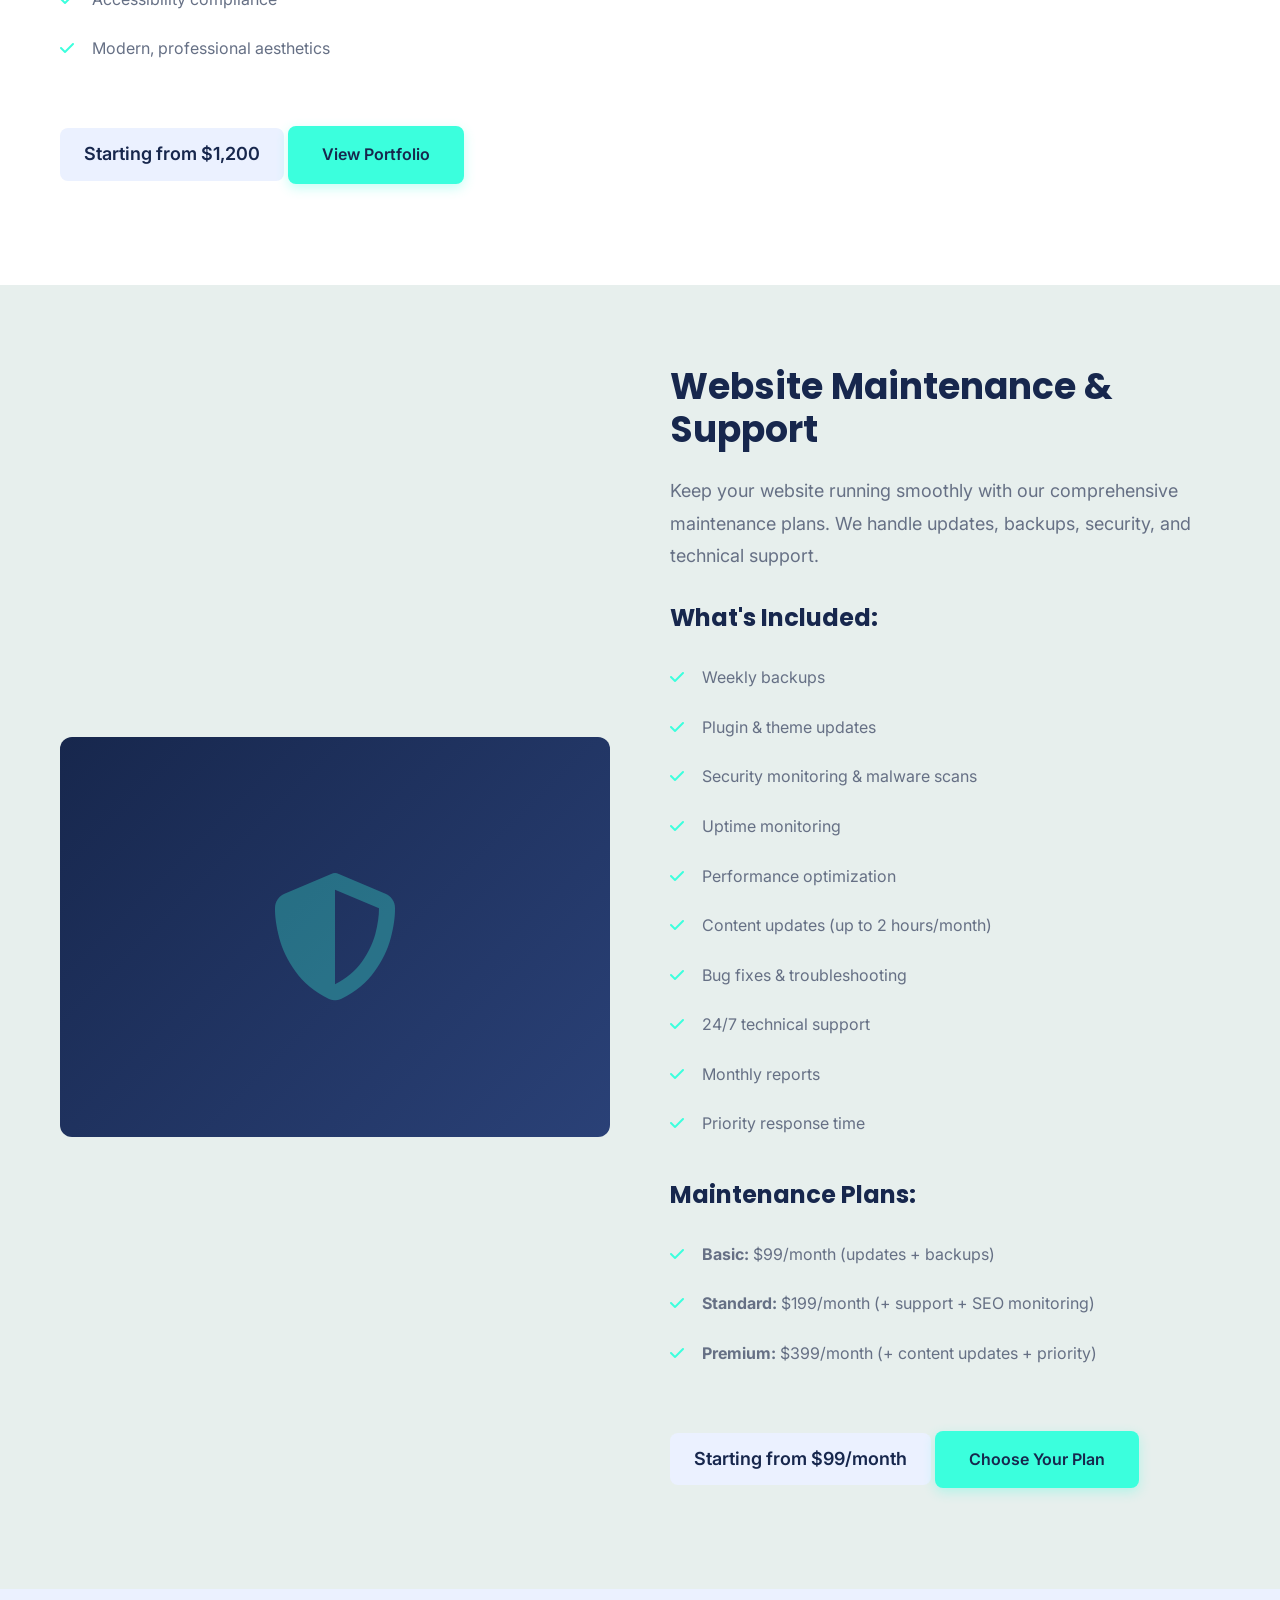
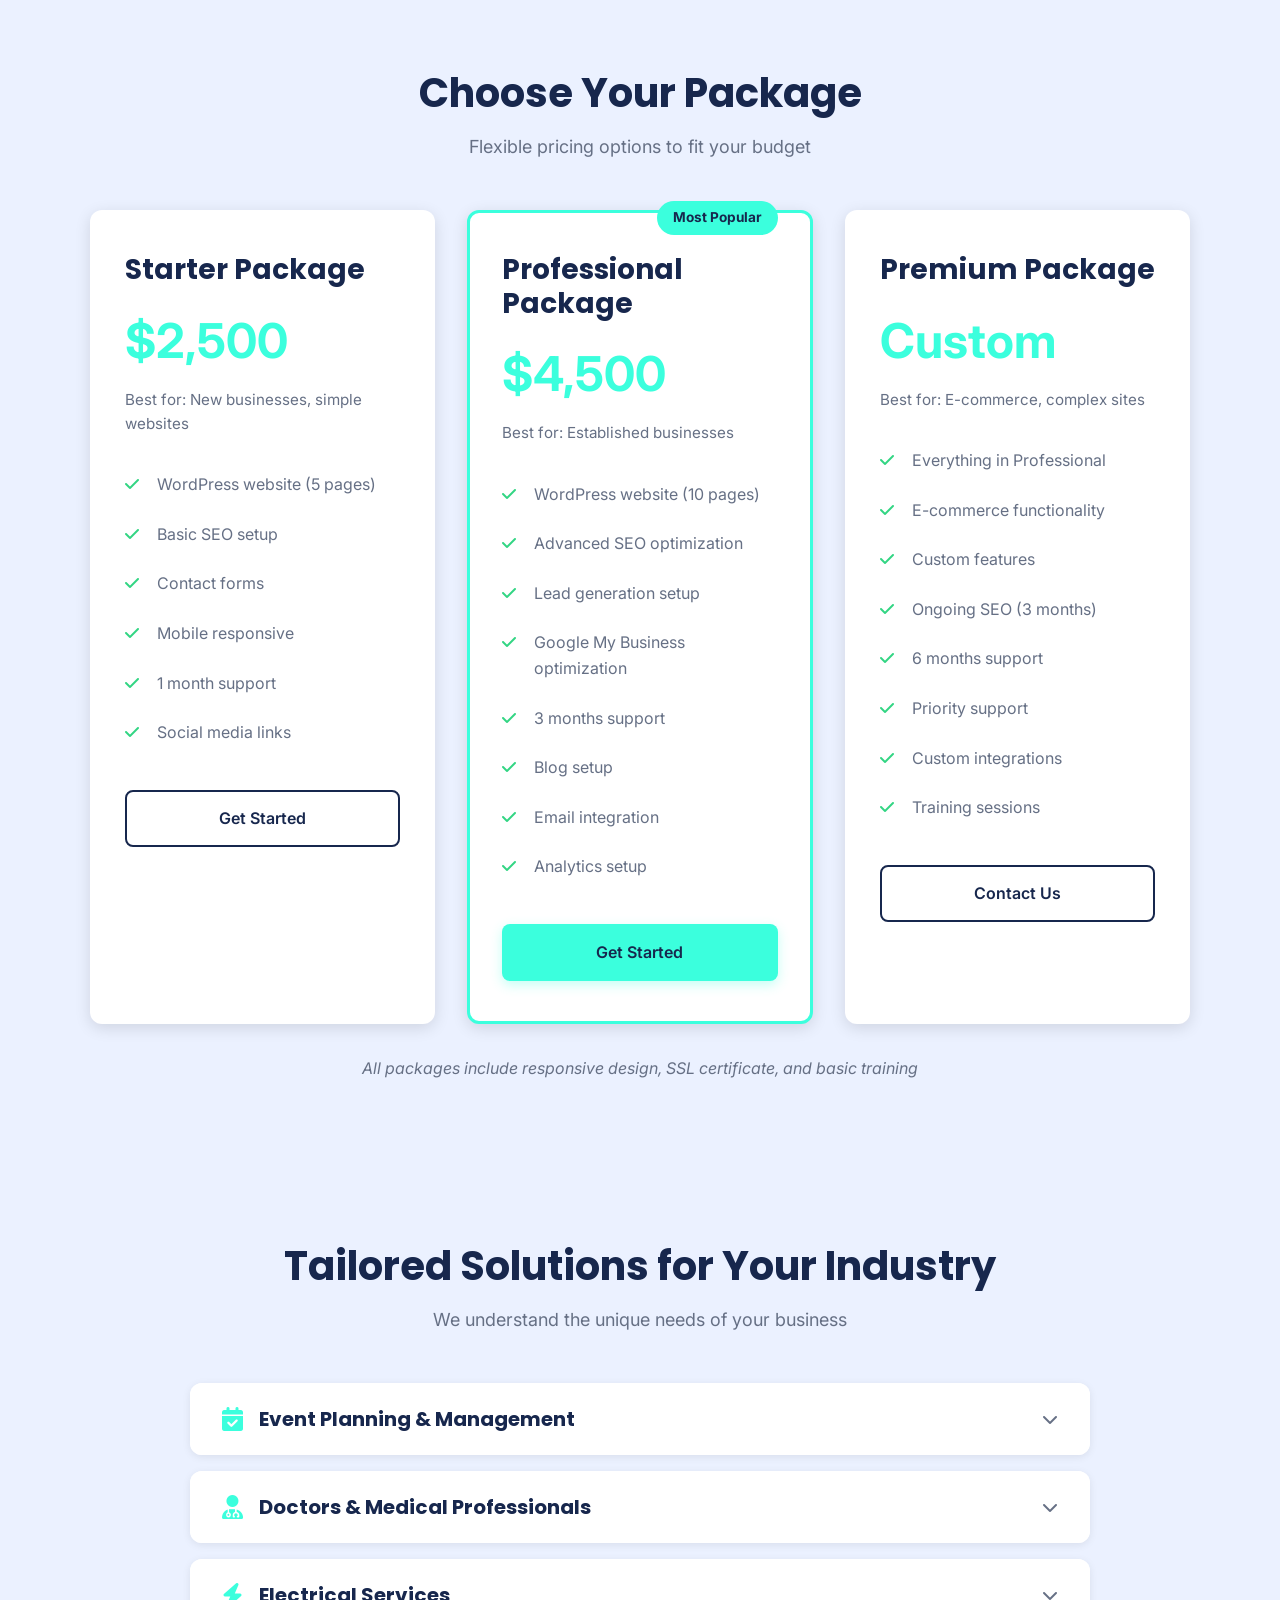
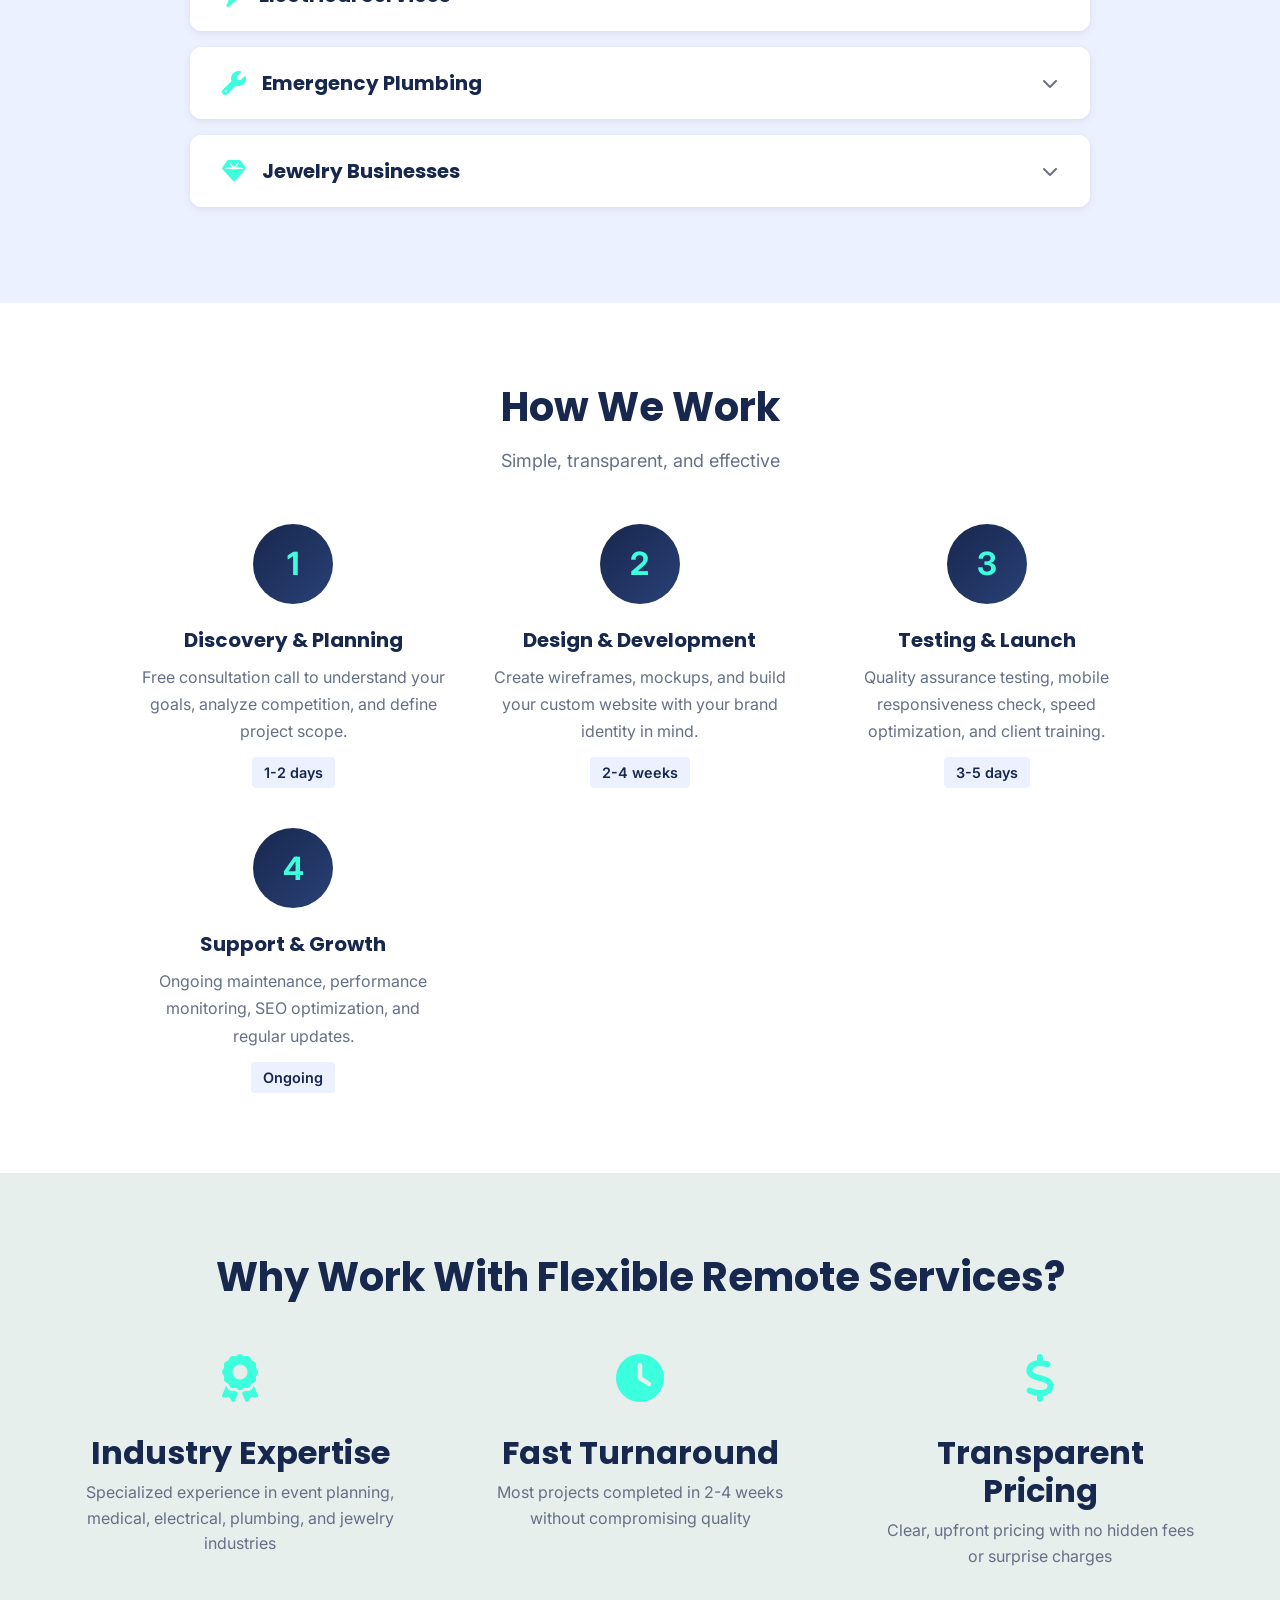
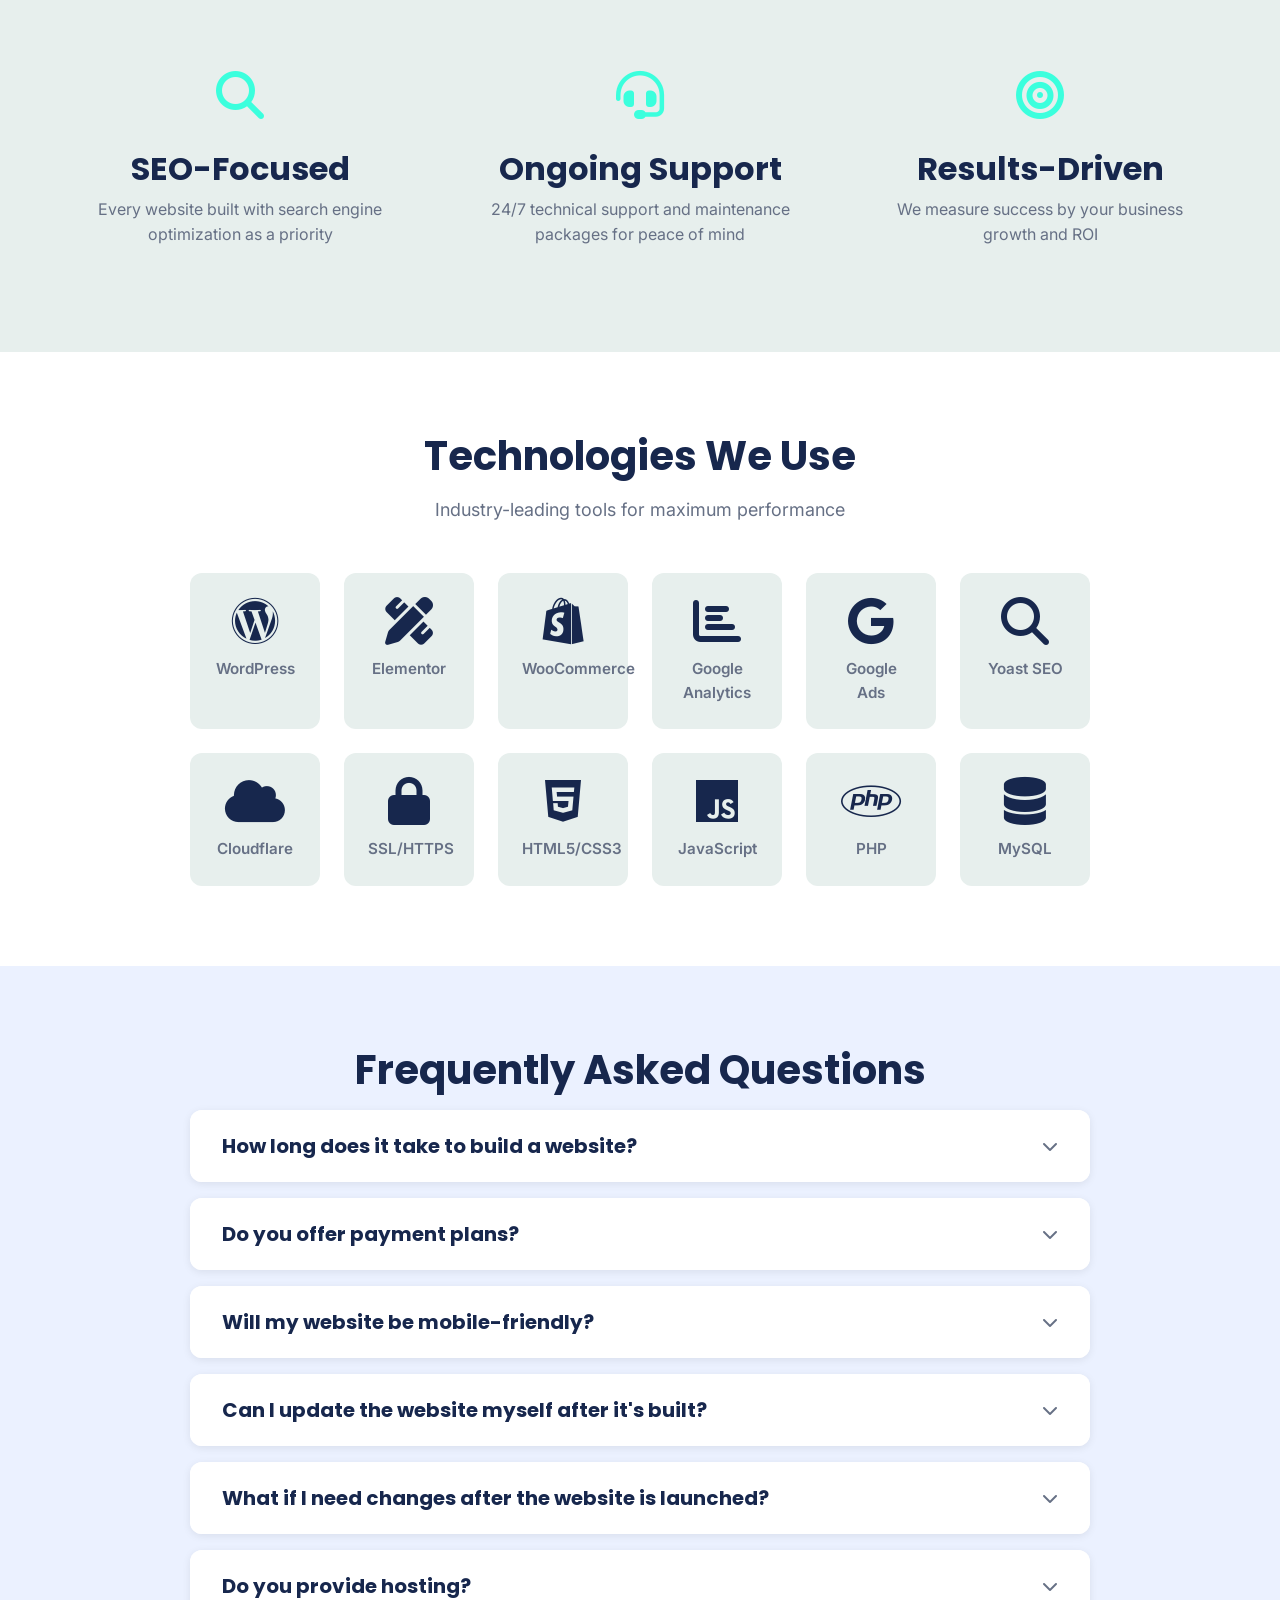
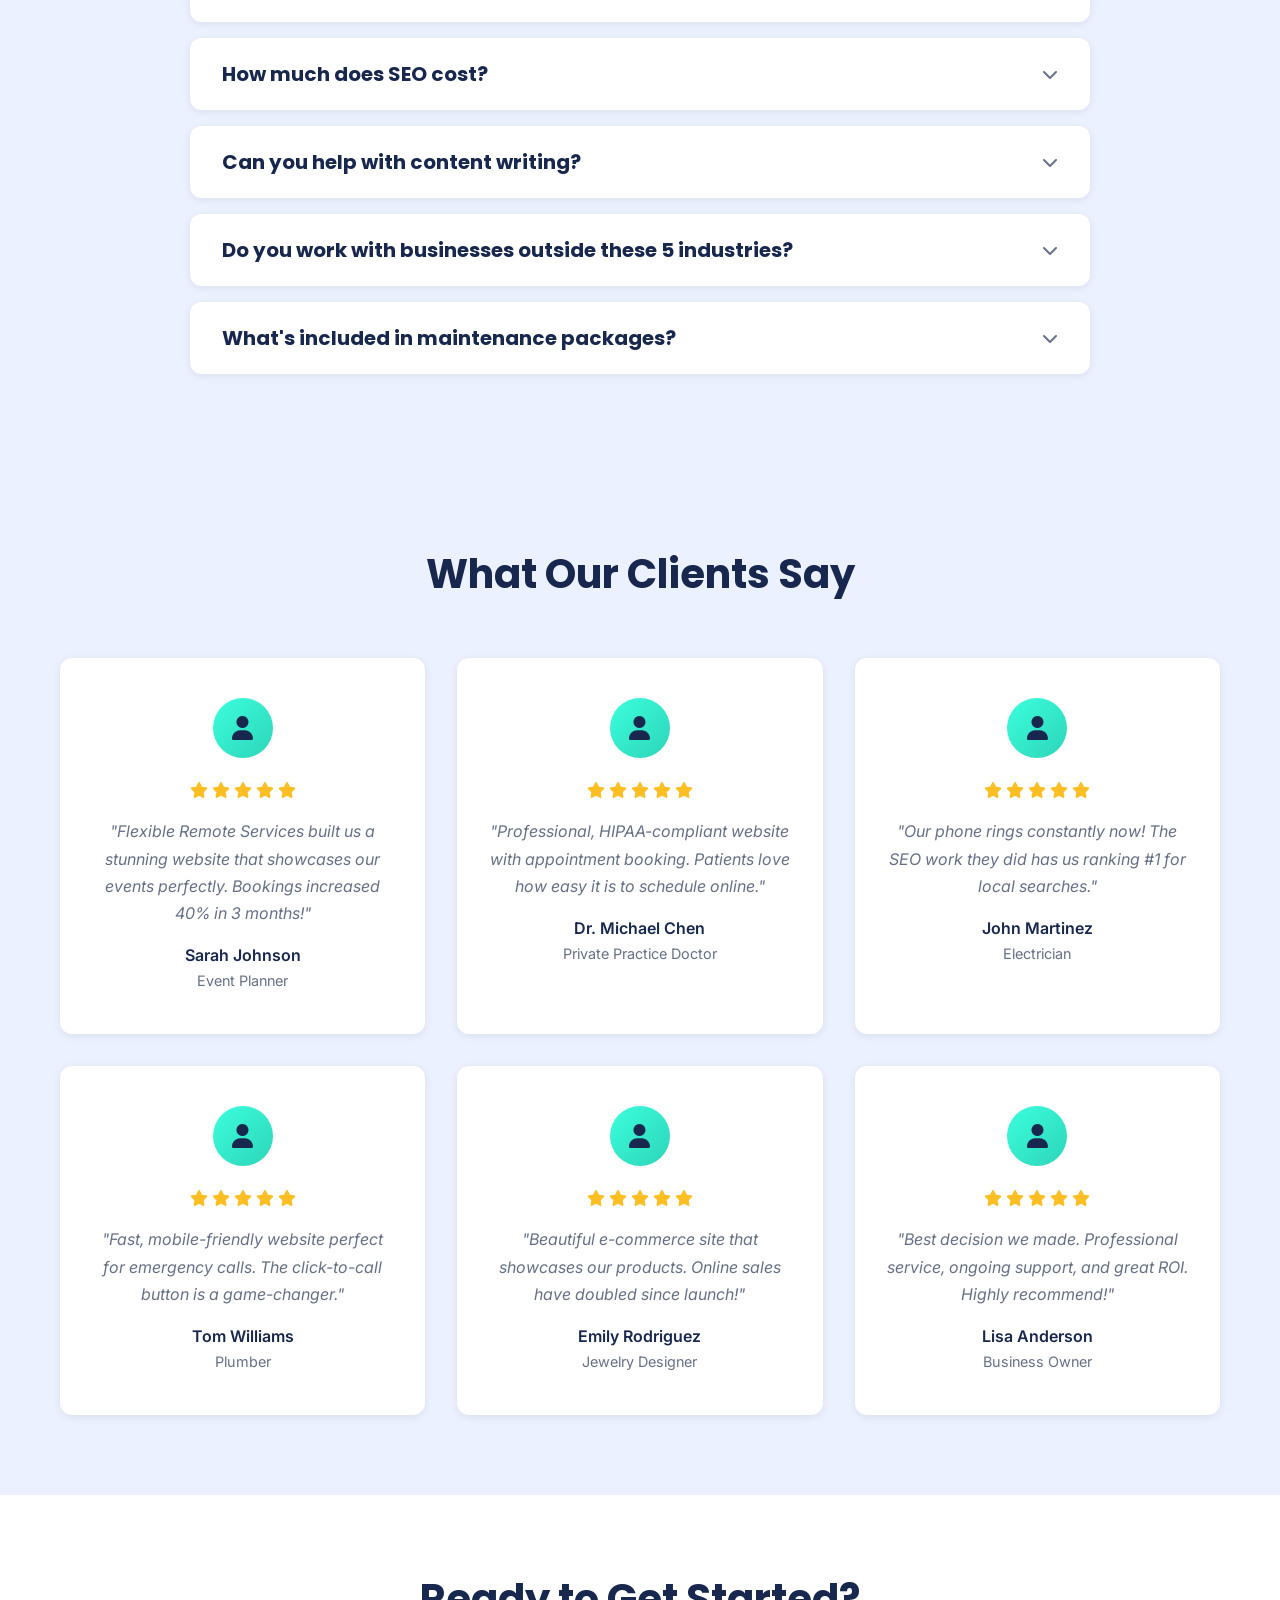
<file: services.html>
<!DOCTYPE html>
<html lang="en">
<head>
    <meta charset="UTF-8">
    <meta name="viewport" content="width=device-width, initial-scale=1.0">
    <meta name="description" content="Comprehensive web development and SEO services from Flexible Remote Services. WordPress development, SEO optimization, lead generation, branding, and website maintenance for event planners, doctors, electricians, plumbers, and jewelry businesses.">
    <meta name="keywords" content="web development services, SEO services, WordPress development, lead generation, branding, website maintenance, Elementor, Google Ads">
    <title>Our Services - Flexible Remote Services</title>

    <!-- Font Awesome Icons -->
    <link rel="stylesheet" href="https://cdnjs.cloudflare.com/ajax/libs/font-awesome/6.4.0/css/all.min.css">

    <!-- Google Fonts -->
    <link href="https://fonts.googleapis.com/css2?family=Inter:wght@300;400;500;600;700;800&family=Poppins:wght@400;500;600;700;800&display=swap" rel="stylesheet">

    <!-- Main Stylesheet -->
    <link rel="stylesheet" href="assets/style.css">
</head>
<body>
    <!-- ========================================
         NAVIGATION HEADER
    ======================================== -->
    <header class="header" id="header">
        <nav class="nav-container">
            <a href="index.html" class="logo">flexible<span>remote</span>services</a>

            <ul class="nav-menu" id="navMenu">
                <li><a href="index.html" class="nav-link">Home</a></li>
                <li><a href="services.html" class="nav-link active">Services</a></li>
                <li><a href="index.html#industries" class="nav-link">Industries</a></li>
                <li><a href="index.html#portfolio" class="nav-link">Portfolio</a></li>
                <li><a href="about.html" class="nav-link">About</a></li>
                <li><a href="index.html#blog" class="nav-link">Blog</a></li>
                <li><a href="index.html#contact" class="nav-link">Contact</a></li>
                <li class="nav-cta">
                    <a href="#contact" class="btn btn-primary">Get Free Quote</a>
                    <a href="#contact" class="btn btn-outline">Book Consultation</a>
                </li>
            </ul>

            <div class="hamburger" id="hamburger">
                <span></span>
                <span></span>
                <span></span>
            </div>
        </nav>
    </header>

    <!-- ========================================
         PAGE HERO SECTION
    ======================================== -->
    <section class="hero section">
        <div class="container">
            <div class="hero-content">
                <div class="breadcrumb">
                    <a href="index.html">Home</a>
                    <i class="fas fa-chevron-right"></i>
                    <span>Services</span>
                </div>

                <h1>Complete Web Solutions for Your Business</h1>
                <p class="hero-subheadline">From design to development, SEO to support – we handle everything so you can focus on growing your business</p>

                <p style="color: var(--text-gray); max-width: 800px; margin: 0 auto 40px; line-height: 1.8;">
                    We provide end-to-end web solutions tailored to your industry's unique needs. Whether you're an event planner, medical professional, electrician, plumber, or jewelry business owner, we have the expertise to build and grow your online presence.
                </p>

                <div class="trust-indicators">
                    <div class="trust-item">
                        <span class="trust-item-number">100+</span>
                        <span class="trust-item-text">Projects Delivered</span>
                    </div>
                    <div class="trust-item">
                        <span class="trust-item-number">5+</span>
                        <span class="trust-item-text">Years Experience</span>
                    </div>
                    <div class="trust-item">
                        <span class="trust-item-number">100%</span>
                        <span class="trust-item-text">Client Satisfaction</span>
                    </div>
                </div>
            </div>
        </div>
    </section>

    <!-- ========================================
         SERVICES OVERVIEW GRID
    ======================================== -->
    <section class="services section">
        <div class="container">
            <h2 class="section-title fade-in">Our Core Services</h2>
            <p class="section-subtitle fade-in">Everything You Need to Succeed Online</p>

            <div class="services-grid">
                <div class="service-card fade-in">
                    <div class="service-icon">
                        <i class="fas fa-code"></i>
                    </div>
                    <h3>WordPress Web Development</h3>
                    <p>Custom WordPress websites built with Elementor that are fast, beautiful, and easy to manage. Perfect for businesses that need a professional online presence without the technical headaches.</p>

                    <ul style="text-align: left; list-style: none; padding: 0; margin: 20px 0; color: var(--text-gray); font-size: 0.95rem;">
                        <li style="padding: 8px 0; padding-left: 24px; position: relative;">
                            <i class="fas fa-check" style="position: absolute; left: 0; color: var(--accent-cyan);"></i>
                            Elementor Pro page builder
                        </li>
                        <li style="padding: 8px 0; padding-left: 24px; position: relative;">
                            <i class="fas fa-check" style="position: absolute; left: 0; color: var(--accent-cyan);"></i>
                            Mobile-first responsive design
                        </li>
                        <li style="padding: 8px 0; padding-left: 24px; position: relative;">
                            <i class="fas fa-check" style="position: absolute; left: 0; color: var(--accent-cyan);"></i>
                            Speed optimization
                        </li>
                        <li style="padding: 8px 0; padding-left: 24px; position: relative;">
                            <i class="fas fa-check" style="position: absolute; left: 0; color: var(--accent-cyan);"></i>
                            SSL certificate & security
                        </li>
                        <li style="padding: 8px 0; padding-left: 24px; position: relative;">
                            <i class="fas fa-check" style="position: absolute; left: 0; color: var(--accent-cyan);"></i>
                            1 month free support
                        </li>
                    </ul>

                    <div style="margin: 20px 0;">
                        <span class="pricing-info">Starting from $1,500</span>
                    </div>

                    <a href="#contact" class="btn btn-primary" style="width: 100%; margin-top: 10px;">Get Started</a>
                </div>

                <div class="service-card fade-in">
                    <div class="service-icon">
                        <i class="fas fa-chart-line"></i>
                    </div>
                    <h3>SEO Optimization</h3>
                    <p>Get found by customers searching for your services. Our SEO strategies help local businesses rank higher in Google and attract more qualified leads through proven optimization techniques.</p>

                    <ul style="text-align: left; list-style: none; padding: 0; margin: 20px 0; color: var(--text-gray); font-size: 0.95rem;">
                        <li style="padding: 8px 0; padding-left: 24px; position: relative;">
                            <i class="fas fa-check" style="position: absolute; left: 0; color: var(--accent-cyan);"></i>
                            Comprehensive SEO audit
                        </li>
                        <li style="padding: 8px 0; padding-left: 24px; position: relative;">
                            <i class="fas fa-check" style="position: absolute; left: 0; color: var(--accent-cyan);"></i>
                            Keyword research & strategy
                        </li>
                        <li style="padding: 8px 0; padding-left: 24px; position: relative;">
                            <i class="fas fa-check" style="position: absolute; left: 0; color: var(--accent-cyan);"></i>
                            Local SEO optimization
                        </li>
                        <li style="padding: 8px 0; padding-left: 24px; position: relative;">
                            <i class="fas fa-check" style="position: absolute; left: 0; color: var(--accent-cyan);"></i>
                            Technical SEO fixes
                        </li>
                        <li style="padding: 8px 0; padding-left: 24px; position: relative;">
                            <i class="fas fa-check" style="position: absolute; left: 0; color: var(--accent-cyan);"></i>
                            Monthly performance reports
                        </li>
                    </ul>

                    <div style="margin: 20px 0;">
                        <span class="pricing-info">$500/month or $1,200 one-time</span>
                    </div>

                    <a href="#contact" class="btn btn-primary" style="width: 100%; margin-top: 10px;">Get Free SEO Audit</a>
                </div>

                <div class="service-card fade-in">
                    <div class="service-icon">
                        <i class="fas fa-magnet"></i>
                    </div>
                    <h3>Lead Generation</h3>
                    <p>Turn website visitors into paying customers with strategic lead generation campaigns and high-converting landing pages designed to maximize your ROI and business growth.</p>

                    <ul style="text-align: left; list-style: none; padding: 0; margin: 20px 0; color: var(--text-gray); font-size: 0.95rem;">
                        <li style="padding: 8px 0; padding-left: 24px; position: relative;">
                            <i class="fas fa-check" style="position: absolute; left: 0; color: var(--accent-cyan);"></i>
                            Google Ads campaign setup
                        </li>
                        <li style="padding: 8px 0; padding-left: 24px; position: relative;">
                            <i class="fas fa-check" style="position: absolute; left: 0; color: var(--accent-cyan);"></i>
                            Landing page design
                        </li>
                        <li style="padding: 8px 0; padding-left: 24px; position: relative;">
                            <i class="fas fa-check" style="position: absolute; left: 0; color: var(--accent-cyan);"></i>
                            Lead capture forms
                        </li>
                        <li style="padding: 8px 0; padding-left: 24px; position: relative;">
                            <i class="fas fa-check" style="position: absolute; left: 0; color: var(--accent-cyan);"></i>
                            A/B testing & optimization
                        </li>
                        <li style="padding: 8px 0; padding-left: 24px; position: relative;">
                            <i class="fas fa-check" style="position: absolute; left: 0; color: var(--accent-cyan);"></i>
                            Monthly reporting & ROI analysis
                        </li>
                    </ul>

                    <div style="margin: 20px 0;">
                        <span class="pricing-info">$800/month + ad spend</span>
                    </div>

                    <a href="#contact" class="btn btn-primary" style="width: 100%; margin-top: 10px;">Start Generating Leads</a>
                </div>

                <div class="service-card fade-in">
                    <div class="service-icon">
                        <i class="fas fa-palette"></i>
                    </div>
                    <h3>Branding & UI/UX Design</h3>
                    <p>Stand out from competitors with professional branding and user-friendly design that builds trust, captures your unique identity, and drives conversions for your business.</p>

                    <ul style="text-align: left; list-style: none; padding: 0; margin: 20px 0; color: var(--text-gray); font-size: 0.95rem;">
                        <li style="padding: 8px 0; padding-left: 24px; position: relative;">
                            <i class="fas fa-check" style="position: absolute; left: 0; color: var(--accent-cyan);"></i>
                            Logo design (3 concepts)
                        </li>
                        <li style="padding: 8px 0; padding-left: 24px; position: relative;">
                            <i class="fas fa-check" style="position: absolute; left: 0; color: var(--accent-cyan);"></i>
                            Brand style guide
                        </li>
                        <li style="padding: 8px 0; padding-left: 24px; position: relative;">
                            <i class="fas fa-check" style="position: absolute; left: 0; color: var(--accent-cyan);"></i>
                            Website UI/UX design
                        </li>
                        <li style="padding: 8px 0; padding-left: 24px; position: relative;">
                            <i class="fas fa-check" style="position: absolute; left: 0; color: var(--accent-cyan);"></i>
                            Mockups & prototypes
                        </li>
                        <li style="padding: 8px 0; padding-left: 24px; position: relative;">
                            <i class="fas fa-check" style="position: absolute; left: 0; color: var(--accent-cyan);"></i>
                            Unlimited revisions
                        </li>
                    </ul>

                    <div style="margin: 20px 0;">
                        <span class="pricing-info">Starting from $1,200</span>
                    </div>

                    <a href="#portfolio" class="btn btn-primary" style="width: 100%; margin-top: 10px;">View Portfolio</a>
                </div>

                <div class="service-card fade-in">
                    <div class="service-icon">
                        <i class="fas fa-tools"></i>
                    </div>
                    <h3>Website Maintenance & Support</h3>
                    <p>Keep your website running smoothly with our comprehensive maintenance plans. We handle updates, backups, security, and technical support so you can focus on your business.</p>

                    <ul style="text-align: left; list-style: none; padding: 0; margin: 20px 0; color: var(--text-gray); font-size: 0.95rem;">
                        <li style="padding: 8px 0; padding-left: 24px; position: relative;">
                            <i class="fas fa-check" style="position: absolute; left: 0; color: var(--accent-cyan);"></i>
                            Weekly backups
                        </li>
                        <li style="padding: 8px 0; padding-left: 24px; position: relative;">
                            <i class="fas fa-check" style="position: absolute; left: 0; color: var(--accent-cyan);"></i>
                            Security monitoring
                        </li>
                        <li style="padding: 8px 0; padding-left: 24px; position: relative;">
                            <i class="fas fa-check" style="position: absolute; left: 0; color: var(--accent-cyan);"></i>
                            Performance optimization
                        </li>
                        <li style="padding: 8px 0; padding-left: 24px; position: relative;">
                            <i class="fas fa-check" style="position: absolute; left: 0; color: var(--accent-cyan);"></i>
                            Content updates
                        </li>
                        <li style="padding: 8px 0; padding-left: 24px; position: relative;">
                            <i class="fas fa-check" style="position: absolute; left: 0; color: var(--accent-cyan);"></i>
                            24/7 technical support
                        </li>
                    </ul>

                    <div style="margin: 20px 0;">
                        <span class="pricing-info">Starting from $99/month</span>
                    </div>

                    <a href="#pricing" class="btn btn-primary" style="width: 100%; margin-top: 10px;">Choose Your Plan</a>
                </div>
            </div>
        </div>
    </section>

    <!-- ========================================
         DETAILED SERVICE SECTIONS
    ======================================== -->

    <!-- WordPress Development Detail -->
    <section class="service-detail">
        <div class="container">
            <div class="service-detail-content fade-in">
                <div class="service-detail-image">
                    <i class="fas fa-laptop-code"></i>
                </div>

                <div class="service-detail-text">
                    <h2>WordPress Web Development</h2>
                    <p>We build custom WordPress websites using Elementor that are fast, beautiful, and easy to manage. Perfect for businesses that need a professional online presence without the technical headaches.</p>

                    <div class="service-detail-list">
                        <h3>What's Included:</h3>
                        <ul>
                            <li>Custom WordPress installation & setup</li>
                            <li>Elementor Pro page builder</li>
                            <li>Responsive mobile-first design</li>
                            <li>Speed optimization (fast loading)</li>
                            <li>SSL certificate & security</li>
                            <li>Contact forms & lead capture</li>
                            <li>Social media integration</li>
                            <li>Basic SEO setup</li>
                            <li>1 month free support</li>
                            <li>Training for content updates</li>
                        </ul>
                    </div>

                    <div class="service-detail-list">
                        <h3>Perfect For:</h3>
                        <ul>
                            <li>Event planning websites with booking features</li>
                            <li>Doctor personal websites with appointment forms</li>
                            <li>Electrician service showcases</li>
                            <li>Plumber emergency service sites</li>
                            <li>Jewelry e-commerce stores</li>
                        </ul>
                    </div>

                    <span class="pricing-info">Starting from $1,500</span>
                    <a href="#contact" class="btn btn-primary" style="margin-top: 20px;">Request a Quote</a>
                </div>
            </div>
        </div>
    </section>

    <!-- SEO Optimization Detail -->
    <section class="service-detail">
        <div class="container">
            <div class="service-detail-content reverse fade-in">
                <div class="service-detail-image">
                    <i class="fas fa-search-dollar"></i>
                </div>

                <div class="service-detail-text">
                    <h2>SEO Optimization Services</h2>
                    <p>Get found by customers searching for your services. Our SEO strategies help local businesses rank higher in Google and attract more qualified leads.</p>

                    <div class="service-detail-list">
                        <h3>What's Included:</h3>
                        <ul>
                            <li>Comprehensive SEO audit</li>
                            <li>Keyword research & strategy</li>
                            <li>On-page optimization</li>
                            <li>Local SEO (Google My Business)</li>
                            <li>Technical SEO fixes</li>
                            <li>Content optimization</li>
                            <li>Meta tags & schema markup</li>
                            <li>XML sitemap creation</li>
                            <li>Monthly performance reports</li>
                            <li>Ongoing optimization</li>
                        </ul>
                    </div>

                    <div class="service-detail-list">
                        <h3>SEO Specialties:</h3>
                        <ul>
                            <li>Local SEO for doctors & medical practices</li>
                            <li>Service business SEO (electricians, plumbers)</li>
                            <li>E-commerce SEO for jewelry stores</li>
                            <li>Event business local visibility</li>
                        </ul>
                    </div>

                    <span class="pricing-info">$500/month or One-time $1,200</span>
                    <a href="#contact" class="btn btn-primary" style="margin-top: 20px;">Get Free SEO Audit</a>
                </div>
            </div>
        </div>
    </section>

    <!-- Lead Generation Detail -->
    <section class="service-detail">
        <div class="container">
            <div class="service-detail-content fade-in">
                <div class="service-detail-image">
                    <i class="fas fa-funnel-dollar"></i>
                </div>

                <div class="service-detail-text">
                    <h2>Lead Generation Services</h2>
                    <p>Turn website visitors into paying customers with strategic lead generation campaigns and high-converting landing pages.</p>

                    <div class="service-detail-list">
                        <h3>What's Included:</h3>
                        <ul>
                            <li>Google Ads campaign setup</li>
                            <li>Landing page design & development</li>
                            <li>Lead capture forms</li>
                            <li>Email marketing integration</li>
                            <li>A/B testing & optimization</li>
                            <li>Conversion tracking setup</li>
                            <li>Facebook Ads (optional)</li>
                            <li>Lead nurturing sequences</li>
                            <li>Monthly reporting & analysis</li>
                            <li>ROI optimization</li>
                        </ul>
                    </div>

                    <div class="service-detail-list">
                        <h3>Best For:</h3>
                        <ul>
                            <li>Event planners seeking new clients</li>
                            <li>Jewelry stores driving online sales</li>
                            <li>Plumbers capturing emergency calls</li>
                            <li>Electricians booking consultations</li>
                        </ul>
                    </div>

                    <span class="pricing-info">Starting from $800/month + ad spend</span>
                    <a href="#contact" class="btn btn-primary" style="margin-top: 20px;">Start Generating Leads</a>
                </div>
            </div>
        </div>
    </section>

    <!-- Branding & UI/UX Detail -->
    <section class="service-detail">
        <div class="container">
            <div class="service-detail-content reverse fade-in">
                <div class="service-detail-image">
                    <i class="fas fa-paint-brush"></i>
                </div>

                <div class="service-detail-text">
                    <h2>Branding & UI/UX Design</h2>
                    <p>Stand out from competitors with professional branding and user-friendly design that builds trust and drives conversions.</p>

                    <div class="service-detail-list">
                        <h3>What's Included:</h3>
                        <ul>
                            <li>Logo design (3 concepts)</li>
                            <li>Brand color palette</li>
                            <li>Typography selection</li>
                            <li>Brand style guide</li>
                            <li>Business card design</li>
                            <li>Website UI/UX design</li>
                            <li>User flow optimization</li>
                            <li>Mockups & prototypes</li>
                            <li>Unlimited revisions</li>
                            <li>Source files delivered</li>
                        </ul>
                    </div>

                    <div class="service-detail-list">
                        <h3>Design Philosophy:</h3>
                        <ul>
                            <li>User-centered design approach</li>
                            <li>Conversion-focused layouts</li>
                            <li>Mobile-first responsive design</li>
                            <li>Accessibility compliance</li>
                            <li>Modern, professional aesthetics</li>
                        </ul>
                    </div>

                    <span class="pricing-info">Starting from $1,200</span>
                    <a href="index.html#portfolio" class="btn btn-primary" style="margin-top: 20px;">View Portfolio</a>
                </div>
            </div>
        </div>
    </section>

    <!-- Website Maintenance Detail -->
    <section class="service-detail">
        <div class="container">
            <div class="service-detail-content fade-in">
                <div class="service-detail-image">
                    <i class="fas fa-shield-alt"></i>
                </div>

                <div class="service-detail-text">
                    <h2>Website Maintenance & Support</h2>
                    <p>Keep your website running smoothly with our comprehensive maintenance plans. We handle updates, backups, security, and technical support.</p>

                    <div class="service-detail-list">
                        <h3>What's Included:</h3>
                        <ul>
                            <li>Weekly backups</li>
                            <li>Plugin & theme updates</li>
                            <li>Security monitoring & malware scans</li>
                            <li>Uptime monitoring</li>
                            <li>Performance optimization</li>
                            <li>Content updates (up to 2 hours/month)</li>
                            <li>Bug fixes & troubleshooting</li>
                            <li>24/7 technical support</li>
                            <li>Monthly reports</li>
                            <li>Priority response time</li>
                        </ul>
                    </div>

                    <div class="service-detail-list">
                        <h3>Maintenance Plans:</h3>
                        <ul>
                            <li><strong>Basic:</strong> $99/month (updates + backups)</li>
                            <li><strong>Standard:</strong> $199/month (+ support + SEO monitoring)</li>
                            <li><strong>Premium:</strong> $399/month (+ content updates + priority)</li>
                        </ul>
                    </div>

                    <span class="pricing-info">Starting from $99/month</span>
                    <a href="#pricing" class="btn btn-primary" style="margin-top: 20px;">Choose Your Plan</a>
                </div>
            </div>
        </div>
    </section>

    <!-- ========================================
         PRICING SECTION
    ======================================== -->
    <section class="pricing-section section" id="pricing">
        <div class="container">
            <h2 class="section-title fade-in">Choose Your Package</h2>
            <p class="section-subtitle fade-in">Flexible pricing options to fit your budget</p>

            <div class="pricing-grid">
                <div class="pricing-card fade-in">
                    <h3>Starter Package</h3>
                    <div class="price">$2,500</div>
                    <p class="price-note">Best for: New businesses, simple websites</p>

                    <ul class="features">
                        <li>WordPress website (5 pages)</li>
                        <li>Basic SEO setup</li>
                        <li>Contact forms</li>
                        <li>Mobile responsive</li>
                        <li>1 month support</li>
                        <li>Social media links</li>
                    </ul>

                    <a href="#contact" class="btn btn-outline">Get Started</a>
                </div>

                <div class="pricing-card popular fade-in">
                    <span class="popular-badge">Most Popular</span>
                    <h3>Professional Package</h3>
                    <div class="price">$4,500</div>
                    <p class="price-note">Best for: Established businesses</p>

                    <ul class="features">
                        <li>WordPress website (10 pages)</li>
                        <li>Advanced SEO optimization</li>
                        <li>Lead generation setup</li>
                        <li>Google My Business optimization</li>
                        <li>3 months support</li>
                        <li>Blog setup</li>
                        <li>Email integration</li>
                        <li>Analytics setup</li>
                    </ul>

                    <a href="#contact" class="btn btn-primary">Get Started</a>
                </div>

                <div class="pricing-card fade-in">
                    <h3>Premium Package</h3>
                    <div class="price">Custom</div>
                    <p class="price-note">Best for: E-commerce, complex sites</p>

                    <ul class="features">
                        <li>Everything in Professional</li>
                        <li>E-commerce functionality</li>
                        <li>Custom features</li>
                        <li>Ongoing SEO (3 months)</li>
                        <li>6 months support</li>
                        <li>Priority support</li>
                        <li>Custom integrations</li>
                        <li>Training sessions</li>
                    </ul>

                    <a href="#contact" class="btn btn-outline">Contact Us</a>
                </div>
            </div>

            <p class="pricing-note fade-in">All packages include responsive design, SSL certificate, and basic training</p>
        </div>
    </section>

    <!-- ========================================
         INDUSTRY SOLUTIONS ACCORDION
    ======================================== -->
    <section class="industries section">
        <div class="container">
            <h2 class="section-title fade-in">Tailored Solutions for Your Industry</h2>
            <p class="section-subtitle fade-in">We understand the unique needs of your business</p>

            <div class="accordion fade-in">
                <div class="accordion-item">
                    <div class="accordion-header">
                        <h3><i class="fas fa-calendar-check icon"></i> Event Planning & Management</h3>
                        <i class="fas fa-chevron-down toggle"></i>
                    </div>
                    <div class="accordion-content">
                        <div class="accordion-content-inner">
                            <ul>
                                <li>Portfolio galleries for showcasing past events</li>
                                <li>Event booking system integration</li>
                                <li>RSVP forms and guest management</li>
                                <li>Client testimonials showcase</li>
                                <li>Social media integration for event promotion</li>
                                <li>Payment gateway integration for deposits</li>
                            </ul>
                        </div>
                    </div>
                </div>

                <div class="accordion-item">
                    <div class="accordion-header">
                        <h3><i class="fas fa-user-md icon"></i> Doctors & Medical Professionals</h3>
                        <i class="fas fa-chevron-down toggle"></i>
                    </div>
                    <div class="accordion-content">
                        <div class="accordion-content-inner">
                            <ul>
                                <li>Appointment booking system</li>
                                <li>HIPAA-compliant contact forms</li>
                                <li>Patient resources and health blog sections</li>
                                <li>Service descriptions and specialties</li>
                                <li>Insurance information pages</li>
                                <li>Telehealth integration options</li>
                            </ul>
                        </div>
                    </div>
                </div>

                <div class="accordion-item">
                    <div class="accordion-header">
                        <h3><i class="fas fa-bolt icon"></i> Electrical Services</h3>
                        <i class="fas fa-chevron-down toggle"></i>
                    </div>
                    <div class="accordion-content">
                        <div class="accordion-content-inner">
                            <ul>
                                <li>Service portfolio showcase</li>
                                <li>Certification and license displays</li>
                                <li>Online quote request forms</li>
                                <li>Emergency contact options</li>
                                <li>Before/after project galleries</li>
                                <li>Service area maps and coverage</li>
                            </ul>
                        </div>
                    </div>
                </div>

                <div class="accordion-item">
                    <div class="accordion-header">
                        <h3><i class="fas fa-wrench icon"></i> Emergency Plumbing</h3>
                        <i class="fas fa-chevron-down toggle"></i>
                    </div>
                    <div class="accordion-content">
                        <div class="accordion-content-inner">
                            <ul>
                                <li>Click-to-call buttons prominently displayed</li>
                                <li>24/7 service request forms</li>
                                <li>Google Maps integration</li>
                                <li>Service area coverage maps</li>
                                <li>Emergency response information</li>
                                <li>Customer reviews and ratings section</li>
                            </ul>
                        </div>
                    </div>
                </div>

                <div class="accordion-item">
                    <div class="accordion-header">
                        <h3><i class="fas fa-gem icon"></i> Jewelry Businesses</h3>
                        <i class="fas fa-chevron-down toggle"></i>
                    </div>
                    <div class="accordion-content">
                        <div class="accordion-content-inner">
                            <ul>
                                <li>E-commerce platform with shopping cart</li>
                                <li>Product galleries with zoom features</li>
                                <li>Secure checkout and payment processing</li>
                                <li>Inventory management system</li>
                                <li>Shipping calculator integration</li>
                                <li>Custom order forms for bespoke pieces</li>
                            </ul>
                        </div>
                    </div>
                </div>
            </div>
        </div>
    </section>

    <!-- ========================================
         PROCESS SECTION
    ======================================== -->
    <section class="process section">
        <div class="container">
            <h2 class="section-title fade-in">How We Work</h2>
            <p class="section-subtitle fade-in">Simple, transparent, and effective</p>

            <div class="process-timeline">
                <div class="process-step fade-in">
                    <div class="step-number">1</div>
                    <h3>Discovery & Planning</h3>
                    <p>Free consultation call to understand your goals, analyze competition, and define project scope.</p>
                    <span class="step-duration">1-2 days</span>
                </div>

                <div class="process-step fade-in">
                    <div class="step-number">2</div>
                    <h3>Design & Development</h3>
                    <p>Create wireframes, mockups, and build your custom website with your brand identity in mind.</p>
                    <span class="step-duration">2-4 weeks</span>
                </div>

                <div class="process-step fade-in">
                    <div class="step-number">3</div>
                    <h3>Testing & Launch</h3>
                    <p>Quality assurance testing, mobile responsiveness check, speed optimization, and client training.</p>
                    <span class="step-duration">3-5 days</span>
                </div>

                <div class="process-step fade-in">
                    <div class="step-number">4</div>
                    <h3>Support & Growth</h3>
                    <p>Ongoing maintenance, performance monitoring, SEO optimization, and regular updates.</p>
                    <span class="step-duration">Ongoing</span>
                </div>
            </div>
        </div>
    </section>

    <!-- ========================================
         WHY CHOOSE US SECTION
    ======================================== -->
    <section class="why-choose-us section">
        <div class="container">
            <h2 class="section-title fade-in">Why Work With Flexible Remote Services?</h2>

            <div class="features-grid">
                <div class="feature-item fade-in">
                    <div class="feature-icon">
                        <i class="fas fa-award"></i>
                    </div>
                    <h3 class="feature-title">Industry Expertise</h3>
                    <p class="feature-description">Specialized experience in event planning, medical, electrical, plumbing, and jewelry industries</p>
                </div>

                <div class="feature-item fade-in">
                    <div class="feature-icon">
                        <i class="fas fa-clock"></i>
                    </div>
                    <h3 class="feature-title">Fast Turnaround</h3>
                    <p class="feature-description">Most projects completed in 2-4 weeks without compromising quality</p>
                </div>

                <div class="feature-item fade-in">
                    <div class="feature-icon">
                        <i class="fas fa-dollar-sign"></i>
                    </div>
                    <h3 class="feature-title">Transparent Pricing</h3>
                    <p class="feature-description">Clear, upfront pricing with no hidden fees or surprise charges</p>
                </div>

                <div class="feature-item fade-in">
                    <div class="feature-icon">
                        <i class="fas fa-search"></i>
                    </div>
                    <h3 class="feature-title">SEO-Focused</h3>
                    <p class="feature-description">Every website built with search engine optimization as a priority</p>
                </div>

                <div class="feature-item fade-in">
                    <div class="feature-icon">
                        <i class="fas fa-headset"></i>
                    </div>
                    <h3 class="feature-title">Ongoing Support</h3>
                    <p class="feature-description">24/7 technical support and maintenance packages for peace of mind</p>
                </div>

                <div class="feature-item fade-in">
                    <div class="feature-icon">
                        <i class="fas fa-bullseye"></i>
                    </div>
                    <h3 class="feature-title">Results-Driven</h3>
                    <p class="feature-description">We measure success by your business growth and ROI</p>
                </div>
            </div>
        </div>
    </section>

    <!-- ========================================
         TECHNOLOGY STACK SECTION
    ======================================== -->
    <section class="services section">
        <div class="container">
            <h2 class="section-title fade-in">Technologies We Use</h2>
            <p class="section-subtitle fade-in">Industry-leading tools for maximum performance</p>

            <div class="tech-stack">
                <div class="tech-item fade-in">
                    <i class="fab fa-wordpress"></i>
                    <p>WordPress</p>
                </div>
                <div class="tech-item fade-in">
                    <i class="fas fa-pencil-ruler"></i>
                    <p>Elementor</p>
                </div>
                <div class="tech-item fade-in">
                    <i class="fab fa-shopify"></i>
                    <p>WooCommerce</p>
                </div>
                <div class="tech-item fade-in">
                    <i class="fas fa-chart-bar"></i>
                    <p>Google Analytics</p>
                </div>
                <div class="tech-item fade-in">
                    <i class="fab fa-google"></i>
                    <p>Google Ads</p>
                </div>
                <div class="tech-item fade-in">
                    <i class="fas fa-search"></i>
                    <p>Yoast SEO</p>
                </div>
                <div class="tech-item fade-in">
                    <i class="fas fa-cloud"></i>
                    <p>Cloudflare</p>
                </div>
                <div class="tech-item fade-in">
                    <i class="fas fa-lock"></i>
                    <p>SSL/HTTPS</p>
                </div>
                <div class="tech-item fade-in">
                    <i class="fab fa-html5"></i>
                    <p>HTML5/CSS3</p>
                </div>
                <div class="tech-item fade-in">
                    <i class="fab fa-js"></i>
                    <p>JavaScript</p>
                </div>
                <div class="tech-item fade-in">
                    <i class="fab fa-php"></i>
                    <p>PHP</p>
                </div>
                <div class="tech-item fade-in">
                    <i class="fas fa-database"></i>
                    <p>MySQL</p>
                </div>
            </div>
        </div>
    </section>

    <!-- ========================================
         FAQ SECTION
    ======================================== -->
    <section class="pricing-section section">
        <div class="container">
            <h2 class="section-title fade-in">Frequently Asked Questions</h2>

            <div class="faq-grid accordion">
                <div class="accordion-item fade-in">
                    <div class="accordion-header">
                        <h3>How long does it take to build a website?</h3>
                        <i class="fas fa-chevron-down toggle"></i>
                    </div>
                    <div class="accordion-content">
                        <div class="accordion-content-inner">
                            <p style="color: var(--text-gray); line-height: 1.7;">Most websites are completed in 2-4 weeks depending on complexity. Simple 5-page sites can be done in 2 weeks, while e-commerce or custom features may take 4-6 weeks.</p>
                        </div>
                    </div>
                </div>

                <div class="accordion-item fade-in">
                    <div class="accordion-header">
                        <h3>Do you offer payment plans?</h3>
                        <i class="fas fa-chevron-down toggle"></i>
                    </div>
                    <div class="accordion-content">
                        <div class="accordion-content-inner">
                            <p style="color: var(--text-gray); line-height: 1.7;">Yes! We offer flexible payment plans. Typically 50% upfront and 50% upon completion, or monthly payment options for larger projects.</p>
                        </div>
                    </div>
                </div>

                <div class="accordion-item fade-in">
                    <div class="accordion-header">
                        <h3>Will my website be mobile-friendly?</h3>
                        <i class="fas fa-chevron-down toggle"></i>
                    </div>
                    <div class="accordion-content">
                        <div class="accordion-content-inner">
                            <p style="color: var(--text-gray); line-height: 1.7;">Absolutely! All our websites are built mobile-first and fully responsive across all devices - phones, tablets, and desktops.</p>
                        </div>
                    </div>
                </div>

                <div class="accordion-item fade-in">
                    <div class="accordion-header">
                        <h3>Can I update the website myself after it's built?</h3>
                        <i class="fas fa-chevron-down toggle"></i>
                    </div>
                    <div class="accordion-content">
                        <div class="accordion-content-inner">
                            <p style="color: var(--text-gray); line-height: 1.7;">Yes! We use WordPress with Elementor, making it easy for you to update content, images, and pages. We also provide training.</p>
                        </div>
                    </div>
                </div>

                <div class="accordion-item fade-in">
                    <div class="accordion-header">
                        <h3>What if I need changes after the website is launched?</h3>
                        <i class="fas fa-chevron-down toggle"></i>
                    </div>
                    <div class="accordion-content">
                        <div class="accordion-content-inner">
                            <p style="color: var(--text-gray); line-height: 1.7;">We offer 1 month of free support with all packages. After that, you can choose a maintenance plan or pay hourly for updates.</p>
                        </div>
                    </div>
                </div>

                <div class="accordion-item fade-in">
                    <div class="accordion-header">
                        <h3>Do you provide hosting?</h3>
                        <i class="fas fa-chevron-down toggle"></i>
                    </div>
                    <div class="accordion-content">
                        <div class="accordion-content-inner">
                            <p style="color: var(--text-gray); line-height: 1.7;">We can recommend reliable hosting providers or manage hosting for you as part of our maintenance packages.</p>
                        </div>
                    </div>
                </div>

                <div class="accordion-item fade-in">
                    <div class="accordion-header">
                        <h3>How much does SEO cost?</h3>
                        <i class="fas fa-chevron-down toggle"></i>
                    </div>
                    <div class="accordion-content">
                        <div class="accordion-content-inner">
                            <p style="color: var(--text-gray); line-height: 1.7;">SEO pricing starts at $500/month for ongoing optimization or $1,200 for one-time setup. We customize packages based on your goals.</p>
                        </div>
                    </div>
                </div>

                <div class="accordion-item fade-in">
                    <div class="accordion-header">
                        <h3>Can you help with content writing?</h3>
                        <i class="fas fa-chevron-down toggle"></i>
                    </div>
                    <div class="accordion-content">
                        <div class="accordion-content-inner">
                            <p style="color: var(--text-gray); line-height: 1.7;">Yes! We can write all website content or work with your existing content. Content writing is available as an add-on service.</p>
                        </div>
                    </div>
                </div>

                <div class="accordion-item fade-in">
                    <div class="accordion-header">
                        <h3>Do you work with businesses outside these 5 industries?</h3>
                        <i class="fas fa-chevron-down toggle"></i>
                    </div>
                    <div class="accordion-content">
                        <div class="accordion-content-inner">
                            <p style="color: var(--text-gray); line-height: 1.7;">While we specialize in these 5 niches, we work with various industries. Contact us to discuss your specific needs.</p>
                        </div>
                    </div>
                </div>

                <div class="accordion-item fade-in">
                    <div class="accordion-header">
                        <h3>What's included in maintenance packages?</h3>
                        <i class="fas fa-chevron-down toggle"></i>
                    </div>
                    <div class="accordion-content">
                        <div class="accordion-content-inner">
                            <p style="color: var(--text-gray); line-height: 1.7;">Maintenance includes updates, backups, security monitoring, performance optimization, and technical support. Details vary by plan tier.</p>
                        </div>
                    </div>
                </div>
            </div>
        </div>
    </section>

    <!-- ========================================
         TESTIMONIALS SECTION
    ======================================== -->
    <section class="testimonials section">
        <div class="container">
            <h2 class="section-title fade-in">What Our Clients Say</h2>

            <div class="industries-grid" style="margin-top: 60px;">
                <div class="industry-card fade-in" style="text-align: center;">
                    <div style="width: 60px; height: 60px; border-radius: 50%; background: linear-gradient(135deg, var(--accent-cyan) 0%, #2dd4b8 100%); display: flex; align-items: center; justify-content: center; margin: 0 auto 20px; font-size: 1.5rem; color: var(--primary-dark-blue);">
                        <i class="fas fa-user"></i>
                    </div>
                    <div style="margin-bottom: 15px;">
                        <i class="fas fa-star" style="color: #fbbf24;"></i>
                        <i class="fas fa-star" style="color: #fbbf24;"></i>
                        <i class="fas fa-star" style="color: #fbbf24;"></i>
                        <i class="fas fa-star" style="color: #fbbf24;"></i>
                        <i class="fas fa-star" style="color: #fbbf24;"></i>
                    </div>
                    <p style="font-style: italic; margin-bottom: 15px;">"Flexible Remote Services built us a stunning website that showcases our events perfectly. Bookings increased 40% in 3 months!"</p>
                    <p style="font-weight: 600; color: var(--primary-dark-blue);">Sarah Johnson</p>
                    <p style="color: var(--text-gray); font-size: 0.9rem;">Event Planner</p>
                </div>

                <div class="industry-card fade-in" style="text-align: center;">
                    <div style="width: 60px; height: 60px; border-radius: 50%; background: linear-gradient(135deg, var(--accent-cyan) 0%, #2dd4b8 100%); display: flex; align-items: center; justify-content: center; margin: 0 auto 20px; font-size: 1.5rem; color: var(--primary-dark-blue);">
                        <i class="fas fa-user"></i>
                    </div>
                    <div style="margin-bottom: 15px;">
                        <i class="fas fa-star" style="color: #fbbf24;"></i>
                        <i class="fas fa-star" style="color: #fbbf24;"></i>
                        <i class="fas fa-star" style="color: #fbbf24;"></i>
                        <i class="fas fa-star" style="color: #fbbf24;"></i>
                        <i class="fas fa-star" style="color: #fbbf24;"></i>
                    </div>
                    <p style="font-style: italic; margin-bottom: 15px;">"Professional, HIPAA-compliant website with appointment booking. Patients love how easy it is to schedule online."</p>
                    <p style="font-weight: 600; color: var(--primary-dark-blue);">Dr. Michael Chen</p>
                    <p style="color: var(--text-gray); font-size: 0.9rem;">Private Practice Doctor</p>
                </div>

                <div class="industry-card fade-in" style="text-align: center;">
                    <div style="width: 60px; height: 60px; border-radius: 50%; background: linear-gradient(135deg, var(--accent-cyan) 0%, #2dd4b8 100%); display: flex; align-items: center; justify-content: center; margin: 0 auto 20px; font-size: 1.5rem; color: var(--primary-dark-blue);">
                        <i class="fas fa-user"></i>
                    </div>
                    <div style="margin-bottom: 15px;">
                        <i class="fas fa-star" style="color: #fbbf24;"></i>
                        <i class="fas fa-star" style="color: #fbbf24;"></i>
                        <i class="fas fa-star" style="color: #fbbf24;"></i>
                        <i class="fas fa-star" style="color: #fbbf24;"></i>
                        <i class="fas fa-star" style="color: #fbbf24;"></i>
                    </div>
                    <p style="font-style: italic; margin-bottom: 15px;">"Our phone rings constantly now! The SEO work they did has us ranking #1 for local searches."</p>
                    <p style="font-weight: 600; color: var(--primary-dark-blue);">John Martinez</p>
                    <p style="color: var(--text-gray); font-size: 0.9rem;">Electrician</p>
                </div>

                <div class="industry-card fade-in" style="text-align: center;">
                    <div style="width: 60px; height: 60px; border-radius: 50%; background: linear-gradient(135deg, var(--accent-cyan) 0%, #2dd4b8 100%); display: flex; align-items: center; justify-content: center; margin: 0 auto 20px; font-size: 1.5rem; color: var(--primary-dark-blue);">
                        <i class="fas fa-user"></i>
                    </div>
                    <div style="margin-bottom: 15px;">
                        <i class="fas fa-star" style="color: #fbbf24;"></i>
                        <i class="fas fa-star" style="color: #fbbf24;"></i>
                        <i class="fas fa-star" style="color: #fbbf24;"></i>
                        <i class="fas fa-star" style="color: #fbbf24;"></i>
                        <i class="fas fa-star" style="color: #fbbf24;"></i>
                    </div>
                    <p style="font-style: italic; margin-bottom: 15px;">"Fast, mobile-friendly website perfect for emergency calls. The click-to-call button is a game-changer."</p>
                    <p style="font-weight: 600; color: var(--primary-dark-blue);">Tom Williams</p>
                    <p style="color: var(--text-gray); font-size: 0.9rem;">Plumber</p>
                </div>

                <div class="industry-card fade-in" style="text-align: center;">
                    <div style="width: 60px; height: 60px; border-radius: 50%; background: linear-gradient(135deg, var(--accent-cyan) 0%, #2dd4b8 100%); display: flex; align-items: center; justify-content: center; margin: 0 auto 20px; font-size: 1.5rem; color: var(--primary-dark-blue);">
                        <i class="fas fa-user"></i>
                    </div>
                    <div style="margin-bottom: 15px;">
                        <i class="fas fa-star" style="color: #fbbf24;"></i>
                        <i class="fas fa-star" style="color: #fbbf24;"></i>
                        <i class="fas fa-star" style="color: #fbbf24;"></i>
                        <i class="fas fa-star" style="color: #fbbf24;"></i>
                        <i class="fas fa-star" style="color: #fbbf24;"></i>
                    </div>
                    <p style="font-style: italic; margin-bottom: 15px;">"Beautiful e-commerce site that showcases our products. Online sales have doubled since launch!"</p>
                    <p style="font-weight: 600; color: var(--primary-dark-blue);">Emily Rodriguez</p>
                    <p style="color: var(--text-gray); font-size: 0.9rem;">Jewelry Designer</p>
                </div>

                <div class="industry-card fade-in" style="text-align: center;">
                    <div style="width: 60px; height: 60px; border-radius: 50%; background: linear-gradient(135deg, var(--accent-cyan) 0%, #2dd4b8 100%); display: flex; align-items: center; justify-content: center; margin: 0 auto 20px; font-size: 1.5rem; color: var(--primary-dark-blue);">
                        <i class="fas fa-user"></i>
                    </div>
                    <div style="margin-bottom: 15px;">
                        <i class="fas fa-star" style="color: #fbbf24;"></i>
                        <i class="fas fa-star" style="color: #fbbf24;"></i>
                        <i class="fas fa-star" style="color: #fbbf24;"></i>
                        <i class="fas fa-star" style="color: #fbbf24;"></i>
                        <i class="fas fa-star" style="color: #fbbf24;"></i>
                    </div>
                    <p style="font-style: italic; margin-bottom: 15px;">"Best decision we made. Professional service, ongoing support, and great ROI. Highly recommend!"</p>
                    <p style="font-weight: 600; color: var(--primary-dark-blue);">Lisa Anderson</p>
                    <p style="color: var(--text-gray); font-size: 0.9rem;">Business Owner</p>
                </div>
            </div>
        </div>
    </section>

    <!-- ========================================
         CALL-TO-ACTION SECTION WITH FORM
    ======================================== -->
    <section class="quote-form-section section" id="contact">
        <div class="container">
            <h2 class="section-title fade-in">Ready to Get Started?</h2>
            <p class="section-subtitle fade-in">Let's build something amazing together</p>

            <div class="quote-form-grid">
                <div class="quote-form fade-in">
                    <h3>Get Free Quote</h3>
                    <form id="quoteForm" onsubmit="return handleQuoteForm(event)">
                        <div class="form-group">
                            <label for="name">Name *</label>
                            <input type="text" id="name" name="name" required>
                        </div>

                        <div class="form-group">
                            <label for="email">Email *</label>
                            <input type="email" id="email" name="email" required>
                        </div>

                        <div class="form-group">
                            <label for="phone">Phone</label>
                            <input type="tel" id="phone" name="phone">
                        </div>

                        <div class="form-group">
                            <label for="service">Service Interested In *</label>
                            <select id="service" name="service" required>
                                <option value="">Select a service...</option>
                                <option value="wordpress">WordPress Web Development</option>
                                <option value="seo">SEO Optimization</option>
                                <option value="lead-gen">Lead Generation</option>
                                <option value="branding">Branding & UI/UX</option>
                                <option value="maintenance">Website Maintenance</option>
                                <option value="full-package">Complete Package</option>
                            </select>
                        </div>

                        <div class="form-group">
                            <label for="budget">Budget Range</label>
                            <select id="budget" name="budget">
                                <option value="">Select budget...</option>
                                <option value="1000-2500">$1,000 - $2,500</option>
                                <option value="2500-5000">$2,500 - $5,000</option>
                                <option value="5000-10000">$5,000 - $10,000</option>
                                <option value="10000+">$10,000+</option>
                            </select>
                        </div>

                        <div class="form-group">
                            <label for="details">Project Details</label>
                            <textarea id="details" name="details" placeholder="Tell us about your project..."></textarea>
                        </div>

                        <div class="form-group">
                            <button type="submit" class="btn btn-primary">Get My Quote</button>
                        </div>
                    </form>
                </div>

                <div class="consultation-info fade-in">
                    <h3>Schedule Consultation</h3>
                    <p>Book a free 30-minute consultation to discuss your project needs, goals, and how we can help your business grow online.</p>

                    <ul>
                        <li>Discuss your business goals</li>
                        <li>Review your current website (if any)</li>
                        <li>Explore solution options</li>
                        <li>Get expert recommendations</li>
                        <li>Receive a custom quote</li>
                    </ul>

                    <a href="mailto:info@flexibleremoteservices.com" class="btn btn-primary" style="width: 100%; margin-bottom: 20px;">Schedule Now</a>

                    <div style="margin-top: 30px; padding-top: 30px; border-top: 1px solid #e5e7eb;">
                        <p style="font-weight: 600; margin-bottom: 15px; color: var(--primary-dark-blue);">Contact Information</p>
                        <p style="color: var(--text-gray); margin-bottom: 10px;">
                            <i class="fas fa-envelope" style="color: var(--accent-cyan); margin-right: 10px;"></i>
                            info@flexibleremoteservices.com
                        </p>
                        <p style="color: var(--text-gray); margin-bottom: 10px;">
                            <i class="fas fa-globe" style="color: var(--accent-cyan); margin-right: 10px;"></i>
                            flexibleremoteservices.com
                        </p>
                        <p style="color: var(--text-gray); font-size: 0.9rem; font-style: italic;">
                            Available Mon-Fri 9am-6pm EST
                        </p>
                    </div>
                </div>
            </div>
        </div>
    </section>

    <!-- ========================================
         FOOTER
    ======================================== -->
    <footer class="footer">
        <div class="container">
            <div class="footer-content">
                <div class="footer-column">
                    <h3 class="logo">flexible<span style="color: var(--accent-cyan);">remote</span>services</h3>
                    <p class="footer-description">We build stunning, SEO-optimized websites that help businesses grow. Specialized in serving event planners, medical professionals, electricians, plumbers, and jewelry businesses.</p>
                    <div class="social-links">
                        <a href="#" class="social-link" aria-label="LinkedIn"><i class="fab fa-linkedin-in"></i></a>
                        <a href="#" class="social-link" aria-label="Facebook"><i class="fab fa-facebook-f"></i></a>
                        <a href="#" class="social-link" aria-label="Twitter"><i class="fab fa-twitter"></i></a>
                        <a href="#" class="social-link" aria-label="Instagram"><i class="fab fa-instagram"></i></a>
                    </div>
                </div>

                <div class="footer-column">
                    <h3>Quick Links</h3>
                    <ul class="footer-links">
                        <li><a href="index.html">Home</a></li>
                        <li><a href="services.html">Services</a></li>
                        <li><a href="index.html#industries">Industries</a></li>
                        <li><a href="index.html#portfolio">Portfolio</a></li>
                        <li><a href="index.html#about">About Us</a></li>
                        <li><a href="#contact">Contact</a></li>
                    </ul>
                </div>

                <div class="footer-column">
                    <h3>Services</h3>
                    <ul class="footer-links">
                        <li><a href="#wordpress">WordPress Development</a></li>
                        <li><a href="#seo">SEO Optimization</a></li>
                        <li><a href="#lead-gen">Lead Generation</a></li>
                        <li><a href="#branding">Web Design</a></li>
                        <li><a href="#maintenance">Maintenance</a></li>
                    </ul>
                </div>

                <div class="footer-column">
                    <h3>Contact & Newsletter</h3>
                    <div class="footer-contact-info">
                        <p><i class="fas fa-envelope"></i> info@flexibleremoteservices.com</p>
                    </div>
                    <form class="newsletter-form" onsubmit="return handleNewsletter(event)">
                        <input type="email" placeholder="Your email" class="newsletter-input" required>
                        <button type="submit" class="newsletter-btn">Subscribe</button>
                    </form>
                </div>
            </div>

            <div class="footer-bottom">
                <div class="footer-bottom-content">
                    <p>&copy; 2025 Flexible Remote Services. All rights reserved.</p>
                    <div class="footer-legal">
                        <a href="#">Privacy Policy</a>
                        <a href="#">Terms & Conditions</a>
                    </div>
                </div>
            </div>
        </div>
    </footer>

    <!-- ========================================
         SCROLL TO TOP BUTTON
    ======================================== -->
    <div class="scroll-to-top" id="scrollToTop">
        <i class="fas fa-arrow-up"></i>
    </div>

    <!-- Sticky CTA for Mobile -->
    <a href="#contact" class="btn btn-primary sticky-cta">Get Free Quote</a>

    <!-- ========================================
         JAVASCRIPT
    ======================================== -->
    <script src="assets/main.js"></script>
</body>
</html>
</file>
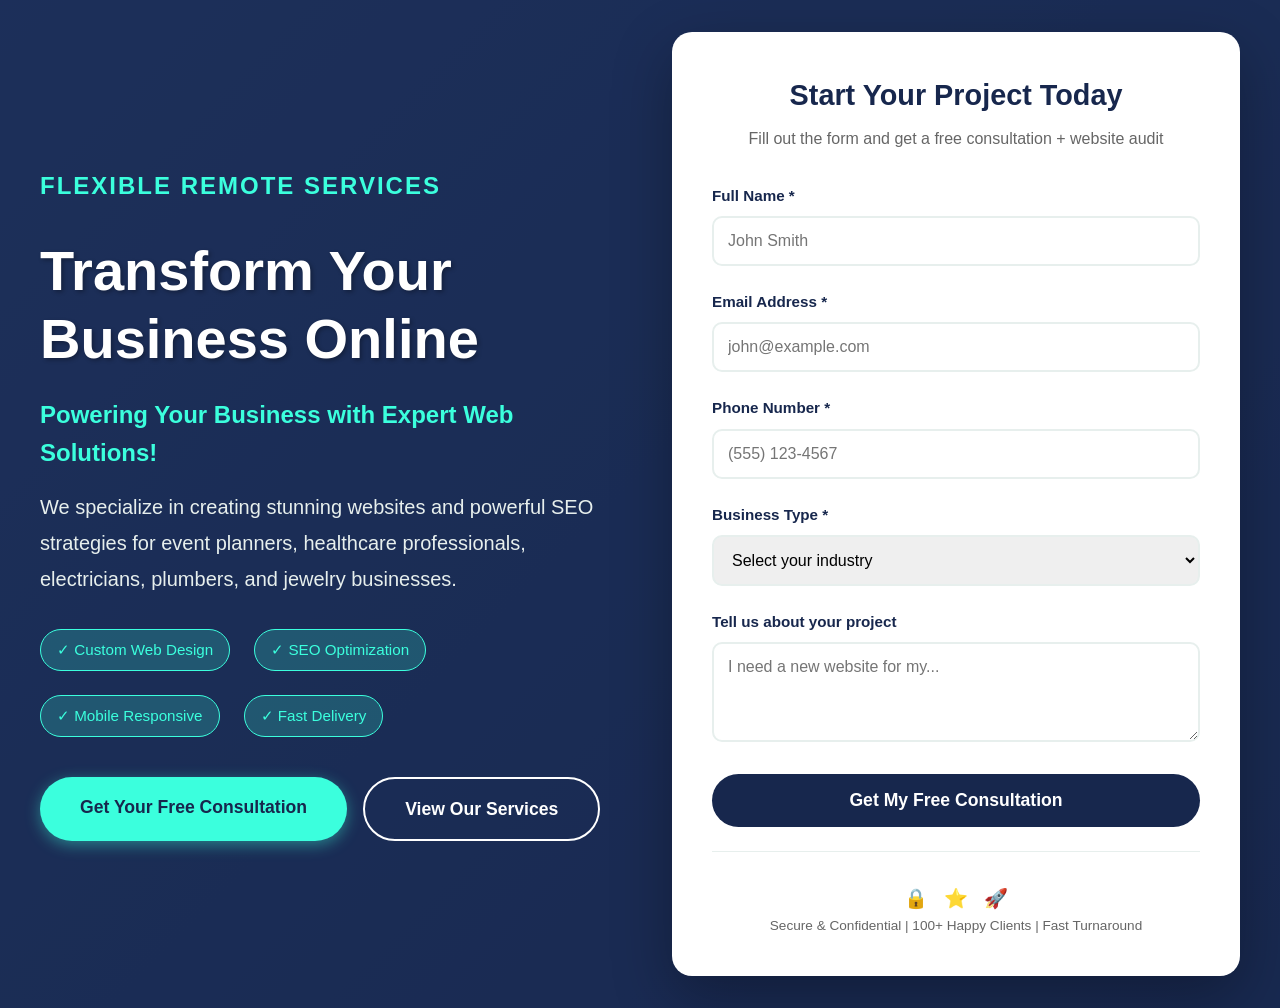
<file: test.html>
<!DOCTYPE html>
<html lang="en">
<head>
    <meta charset="UTF-8">
    <meta name="viewport" content="width=device-width, initial-scale=1.0">
    <title>Flexible Remote Services - Powering Your Business with Expert Web Solutions!</title>
    <style>
        * {
            margin: 0;
            padding: 0;
            box-sizing: border-box;
        }

        body {
            font-family: -apple-system, BlinkMacSystemFont, 'Segoe UI', Roboto, Oxygen, Ubuntu, Cantarell, 'Open Sans', 'Helvetica Neue', sans-serif;
            line-height: 1.6;
            color: #17274D;
            overflow-x: hidden;
        }

        /* Animated Gradient Background */
        .hero-section {
            position: relative;
            min-height: 100vh;
            display: flex;
            align-items: center;
            justify-content: center;
            padding: 2rem;
            background: linear-gradient(-45deg, #E7EFED, #3BFFDD, #17274D, #2a4578);
            background-size: 400% 400%;
            animation: gradient 15s ease infinite;
            overflow: hidden;
        }

        @keyframes gradient {
            0% {
                background-position: 0% 50%;
            }
            50% {
                background-position: 100% 50%;
            }
            100% {
                background-position: 0% 50%;
            }
        }

        /* Overlay for better text readability */
        .hero-section::before {
            content: '';
            position: absolute;
            top: 0;
            left: 0;
            right: 0;
            bottom: 0;
            background: rgba(23, 39, 77, 0.7);
            z-index: 1;
        }

        .hero-container {
            position: relative;
            z-index: 2;
            max-width: 1200px;
            width: 100%;
            display: grid;
            grid-template-columns: 1fr 1fr;
            gap: 4rem;
            align-items: center;
        }

        .hero-content {
            color: white;
        }

        .hero-logo {
            font-size: 1.5rem;
            font-weight: 700;
            margin-bottom: 2rem;
            color: #3BFFDD;
            text-transform: uppercase;
            letter-spacing: 2px;
        }

        .hero-headline {
            font-size: 3.5rem;
            font-weight: 800;
            line-height: 1.2;
            margin-bottom: 1.5rem;
            color: white;
            text-shadow: 2px 2px 4px rgba(0, 0, 0, 0.3);
        }

        .hero-tagline {
            font-size: 1.5rem;
            color: #3BFFDD;
            margin-bottom: 1rem;
            font-weight: 600;
        }

        .hero-subheadline {
            font-size: 1.25rem;
            margin-bottom: 2rem;
            color: #E7EFED;
            line-height: 1.8;
        }

        .hero-features {
            display: flex;
            flex-wrap: wrap;
            gap: 1.5rem;
            margin-bottom: 2.5rem;
        }

        .feature-badge {
            background: rgba(59, 255, 221, 0.2);
            padding: 0.5rem 1rem;
            border-radius: 25px;
            font-size: 0.95rem;
            color: #3BFFDD;
            border: 1px solid #3BFFDD;
            font-weight: 500;
        }

        .cta-buttons {
            display: flex;
            gap: 1rem;
            flex-wrap: wrap;
        }

        .btn {
            padding: 1rem 2.5rem;
            font-size: 1.1rem;
            font-weight: 600;
            border: none;
            border-radius: 50px;
            cursor: pointer;
            transition: all 0.3s ease;
            text-decoration: none;
            display: inline-block;
            text-align: center;
        }

        .btn-primary {
            background: #3BFFDD;
            color: #17274D;
            box-shadow: 0 4px 15px rgba(59, 255, 221, 0.4);
        }

        .btn-primary:hover {
            background: #2de6c4;
            transform: translateY(-2px);
            box-shadow: 0 6px 20px rgba(59, 255, 221, 0.6);
        }

        .btn-secondary {
            background: transparent;
            color: white;
            border: 2px solid white;
        }

        .btn-secondary:hover {
            background: white;
            color: #17274D;
            transform: translateY(-2px);
        }

        /* Contact Form Section */
        .contact-form-container {
            background: white;
            padding: 2.5rem;
            border-radius: 20px;
            box-shadow: 0 20px 60px rgba(0, 0, 0, 0.3);
        }

        .form-header {
            text-align: center;
            margin-bottom: 2rem;
        }

        .form-header h3 {
            font-size: 1.8rem;
            color: #17274D;
            margin-bottom: 0.5rem;
        }

        .form-header p {
            color: #666;
            font-size: 1rem;
        }

        .form-group {
            margin-bottom: 1.5rem;
        }

        .form-group label {
            display: block;
            margin-bottom: 0.5rem;
            color: #17274D;
            font-weight: 600;
            font-size: 0.95rem;
        }

        .form-group input,
        .form-group select,
        .form-group textarea {
            width: 100%;
            padding: 0.875rem;
            border: 2px solid #E7EFED;
            border-radius: 10px;
            font-size: 1rem;
            font-family: inherit;
            transition: border-color 0.3s ease;
        }

        .form-group input:focus,
        .form-group select:focus,
        .form-group textarea:focus {
            outline: none;
            border-color: #3BFFDD;
        }

        .form-group textarea {
            resize: vertical;
            min-height: 100px;
        }

        .submit-btn {
            width: 100%;
            padding: 1rem;
            background: #17274D;
            color: white;
            border: none;
            border-radius: 50px;
            font-size: 1.1rem;
            font-weight: 600;
            cursor: pointer;
            transition: all 0.3s ease;
        }

        .submit-btn:hover {
            background: #2a4578;
            transform: translateY(-2px);
            box-shadow: 0 6px 20px rgba(23, 39, 77, 0.4);
        }

        .trust-badge {
            text-align: center;
            margin-top: 1.5rem;
            padding-top: 1.5rem;
            border-top: 1px solid #E7EFED;
        }

        .trust-badge p {
            font-size: 0.85rem;
            color: #666;
        }

        .trust-icons {
            display: flex;
            justify-content: center;
            gap: 1rem;
            margin-top: 0.5rem;
        }

        .trust-icon {
            font-size: 1.2rem;
        }

        /* Responsive Design */
        @media (max-width: 968px) {
            .hero-container {
                grid-template-columns: 1fr;
                gap: 3rem;
            }

            .hero-headline {
                font-size: 2.5rem;
            }

            .hero-tagline {
                font-size: 1.25rem;
            }

            .hero-subheadline {
                font-size: 1.1rem;
            }

            .contact-form-container {
                padding: 2rem;
            }
        }

        @media (max-width: 640px) {
            .hero-section {
                padding: 1.5rem;
            }

            .hero-headline {
                font-size: 2rem;
            }

            .hero-tagline {
                font-size: 1.1rem;
            }

            .hero-subheadline {
                font-size: 1rem;
            }

            .cta-buttons {
                flex-direction: column;
            }

            .btn {
                width: 100%;
                padding: 0.875rem 2rem;
            }

            .hero-features {
                gap: 0.75rem;
            }

            .feature-badge {
                font-size: 0.85rem;
                padding: 0.4rem 0.8rem;
            }

            .contact-form-container {
                padding: 1.5rem;
            }

            .form-header h3 {
                font-size: 1.5rem;
            }
        }

        /* Floating Animation */
        @keyframes float {
            0%, 100% {
                transform: translateY(0);
            }
            50% {
                transform: translateY(-10px);
            }
        }

        .hero-content {
            animation: float 6s ease-in-out infinite;
        }

        /* Success Message */
        .success-message {
            display: none;
            background: #3BFFDD;
            color: #17274D;
            padding: 1rem;
            border-radius: 10px;
            margin-bottom: 1rem;
            text-align: center;
            font-weight: 600;
        }
    </style>
</head>
<body>
    <section class="hero-section">
        <div class="hero-container">
            <!-- Hero Content -->
            <div class="hero-content">
                <div class="hero-logo">Flexible Remote Services</div>
                <h1 class="hero-headline">Transform Your Business Online</h1>
                <p class="hero-tagline">Powering Your Business with Expert Web Solutions!</p>
                <p class="hero-subheadline">
                    We specialize in creating stunning websites and powerful SEO strategies for event planners, healthcare professionals, electricians, plumbers, and jewelry businesses.
                </p>

                <div class="hero-features">
                    <span class="feature-badge">✓ Custom Web Design</span>
                    <span class="feature-badge">✓ SEO Optimization</span>
                    <span class="feature-badge">✓ Mobile Responsive</span>
                    <span class="feature-badge">✓ Fast Delivery</span>
                </div>

                <div class="cta-buttons">
                    <a href="#contact-form" class="btn btn-primary">Get Your Free Consultation</a>
                    <a href="#services" class="btn btn-secondary">View Our Services</a>
                </div>
            </div>

            <!-- Contact Form / Lead Magnet -->
            <div class="contact-form-container" id="contact-form">
                <div class="success-message" id="successMessage">
                    Thank you! We'll contact you within 24 hours.
                </div>

                <div class="form-header">
                    <h3>Start Your Project Today</h3>
                    <p>Fill out the form and get a free consultation + website audit</p>
                </div>

                <form id="leadForm" onsubmit="handleSubmit(event)">
                    <div class="form-group">
                        <label for="name">Full Name *</label>
                        <input type="text" id="name" name="name" required placeholder="John Smith">
                    </div>

                    <div class="form-group">
                        <label for="email">Email Address *</label>
                        <input type="email" id="email" name="email" required placeholder="john@example.com">
                    </div>

                    <div class="form-group">
                        <label for="phone">Phone Number *</label>
                        <input type="tel" id="phone" name="phone" required placeholder="(555) 123-4567">
                    </div>

                    <div class="form-group">
                        <label for="business">Business Type *</label>
                        <select id="business" name="business" required>
                            <option value="">Select your industry</option>
                            <option value="event-planning">Event Planning</option>
                            <option value="healthcare">Healthcare / Medical</option>
                            <option value="electrician">Electrician Services</option>
                            <option value="plumber">Plumbing Services</option>
                            <option value="jewelry">Jewelry Business</option>
                            <option value="other">Other</option>
                        </select>
                    </div>

                    <div class="form-group">
                        <label for="message">Tell us about your project</label>
                        <textarea id="message" name="message" placeholder="I need a new website for my..."></textarea>
                    </div>

                    <button type="submit" class="submit-btn">Get My Free Consultation</button>

                    <div class="trust-badge">
                        <div class="trust-icons">
                            <span class="trust-icon">🔒</span>
                            <span class="trust-icon">⭐</span>
                            <span class="trust-icon">🚀</span>
                        </div>
                        <p>Secure & Confidential | 100+ Happy Clients | Fast Turnaround</p>
                    </div>
                </form>
            </div>
        </div>
    </section>

    <script>
        function handleSubmit(event) {
            event.preventDefault();

            // Show success message
            const successMessage = document.getElementById('successMessage');
            successMessage.style.display = 'block';

            // Reset form
            document.getElementById('leadForm').reset();

            // Hide success message after 5 seconds
            setTimeout(() => {
                successMessage.style.display = 'none';
            }, 5000);

            // In production, you would send this data to your backend/CRM
            const formData = new FormData(event.target);
            const data = Object.fromEntries(formData.entries());
            console.log('Form submitted:', data);

            // You can integrate with services like:
            // - FormSpree, Netlify Forms, or Web3Forms for email notifications
            // - Your own backend API
            // - CRM systems like HubSpot, Salesforce, etc.
        }

        // Smooth scroll for anchor links
        document.querySelectorAll('a[href^="#"]').forEach(anchor => {
            anchor.addEventListener('click', function (e) {
                e.preventDefault();
                const target = document.querySelector(this.getAttribute('href'));
                if (target) {
                    target.scrollIntoView({
                        behavior: 'smooth',
                        block: 'start'
                    });
                }
            });
        });
    </script>
</body>
</html>
</file>
<file: assets/style.css>
/* ========================================
   FLEXIBLE REMOTE SERVICES - MAIN STYLESHEET
   Version: 1.0
   Description: Modern, responsive CSS for web development agency
======================================== */

/* ========================================
   CSS VARIABLES
======================================== */
:root {
    --primary-dark-blue: #17274D;
    --accent-cyan: #3BFFDD;
    --light-background: #E7EFED;
    --light-blue-bg: #EBF1FF;
    --white: #FFFFFF;
    --text-gray: #667085;
    --dark-text: #101828;
    --success-green: #32D583;
    --warning-orange: #FFA500;
    --transition: 0.3s ease;
    --shadow-sm: 0 2px 8px rgba(0, 0, 0, 0.08);
    --shadow-md: 0 4px 16px rgba(0, 0, 0, 0.12);
    --shadow-lg: 0 8px 32px rgba(0, 0, 0, 0.16);
}

/* ========================================
   GLOBAL RESET & BASE STYLES
======================================== */
* {
    margin: 0;
    padding: 0;
    box-sizing: border-box;
}

html {
    scroll-behavior: smooth;
}

body {
    font-family: 'Inter', sans-serif;
    color: var(--dark-text);
    line-height: 1.6;
    overflow-x: hidden;
}

h1, h2, h3, h4, h5, h6 {
    font-family: 'Poppins', sans-serif;
    font-weight: 700;
    line-height: 1.2;
    color: var(--primary-dark-blue);
}

img {
    max-width: 100%;
    height: auto;
    display: block;
}

a {
    text-decoration: none;
    color: inherit;
    transition: var(--transition);
}

/* ========================================
   UTILITY CLASSES
======================================== */
.container {
    max-width: 1200px;
    margin: 0 auto;
    padding: 0 20px;
}

.section {
    padding: 80px 0;
}

.section-title {
    font-size: 2.5rem;
    text-align: center;
    margin-bottom: 16px;
    color: var(--primary-dark-blue);
}

.section-subtitle {
    font-size: 1.125rem;
    text-align: center;
    color: var(--text-gray);
    margin-bottom: 48px;
    max-width: 700px;
    margin-left: auto;
    margin-right: auto;
}

.btn {
    display: inline-block;
    padding: 14px 32px;
    border-radius: 8px;
    font-weight: 600;
    font-size: 1rem;
    cursor: pointer;
    transition: var(--transition);
    border: 2px solid transparent;
    text-align: center;
}

.btn-primary {
    background: var(--accent-cyan);
    color: var(--primary-dark-blue);
    box-shadow: 0 4px 12px rgba(59, 255, 221, 0.3);
}

.btn-primary:hover {
    background: #32e6c9;
    transform: translateY(-2px);
    box-shadow: 0 6px 20px rgba(59, 255, 221, 0.4);
}

.btn-outline {
    background: transparent;
    color: var(--primary-dark-blue);
    border: 2px solid var(--primary-dark-blue);
}

.btn-outline:hover {
    background: var(--primary-dark-blue);
    color: var(--white);
}

.btn-outline-white {
    background: transparent;
    color: var(--white);
    border: 2px solid var(--white);
}

.btn-outline-white:hover {
    background: var(--white);
    color: var(--primary-dark-blue);
}

/* Fade-in animations */
.fade-in {
    opacity: 0;
    transform: translateY(30px);
    transition: opacity 0.6s ease, transform 0.6s ease;
}

.fade-in.visible {
    opacity: 1;
    transform: translateY(0);
}

/* ========================================
   NAVIGATION HEADER
======================================== */
.header {
    position: fixed;
    top: 0;
    left: 0;
    right: 0;
    background: var(--white);
    z-index: 1000;
    transition: var(--transition);
}

.header.scrolled {
    box-shadow: var(--shadow-md);
}

.nav-container {
    display: flex;
    justify-content: space-between;
    align-items: center;
    padding: 20px;
    max-width: 1200px;
    margin: 0 auto;
}

.logo {
    font-size: 1.5rem;
    font-weight: 700;
    color: var(--primary-dark-blue);
    font-family: 'Poppins', sans-serif;
}

.logo span {
    color: var(--accent-cyan);
}

.nav-menu {
    display: flex;
    list-style: none;
    align-items: center;
    gap: 32px;
}

.nav-link {
    color: var(--primary-dark-blue);
    font-weight: 500;
    position: relative;
}

.nav-link.active {
    color: var(--accent-cyan);
}

.nav-link::after {
    content: '';
    position: absolute;
    bottom: -4px;
    left: 0;
    width: 0;
    height: 2px;
    background: var(--accent-cyan);
    transition: var(--transition);
}

.nav-link:hover::after,
.nav-link.active::after {
    width: 100%;
}

.nav-cta {
    display: flex;
    gap: 16px;
}

.nav-cta .btn {
    padding: 10px 24px;
    font-size: 0.95rem;
}

.hamburger {
    display: none;
    flex-direction: column;
    cursor: pointer;
    gap: 5px;
}

.hamburger span {
    width: 25px;
    height: 3px;
    background: var(--primary-dark-blue);
    transition: var(--transition);
}

.hamburger.active span:nth-child(1) {
    transform: rotate(45deg) translate(8px, 8px);
}

.hamburger.active span:nth-child(2) {
    opacity: 0;
}

.hamburger.active span:nth-child(3) {
    transform: rotate(-45deg) translate(7px, -7px);
}

/* ========================================
   HERO SECTION
======================================== */
.hero {
    min-height: 100vh;
    display: flex;
    align-items: center;
    background: linear-gradient(135deg, var(--light-background) 0%, var(--light-blue-bg) 100%);
    position: relative;
    overflow: hidden;
    padding-top: 80px;
}

.hero::before {
    content: '';
    position: absolute;
    top: -50%;
    right: -20%;
    width: 800px;
    height: 800px;
    background: radial-gradient(circle, rgba(59, 255, 221, 0.1) 0%, transparent 70%);
    animation: float 6s ease-in-out infinite;
}

.hero::after {
    content: '';
    position: absolute;
    bottom: -30%;
    left: -10%;
    width: 600px;
    height: 600px;
    background: radial-gradient(circle, rgba(23, 39, 77, 0.05) 0%, transparent 70%);
    animation: float 8s ease-in-out infinite reverse;
}

@keyframes float {
    0%, 100% { transform: translateY(0px); }
    50% { transform: translateY(-30px); }
}

.hero-content {
    position: relative;
    z-index: 1;
    text-align: center;
    max-width: 900px;
    margin: 0 auto;
}

.hero h1 {
    font-size: 3.5rem;
    margin-bottom: 24px;
    color: var(--primary-dark-blue);
    animation: slideDown 0.8s ease;
}

@keyframes slideDown {
    from {
        opacity: 0;
        transform: translateY(-50px);
    }
    to {
        opacity: 1;
        transform: translateY(0);
    }
}

.hero-subheadline {
    font-size: 1.25rem;
    color: var(--text-gray);
    margin-bottom: 16px;
    animation: slideDown 1s ease;
}

.hero-tagline {
    font-size: 1.125rem;
    color: var(--accent-cyan);
    font-weight: 600;
    margin-bottom: 40px;
    animation: slideDown 1.2s ease;
}

.hero-cta {
    display: flex;
    gap: 20px;
    justify-content: center;
    margin-bottom: 60px;
    animation: slideUp 1.4s ease;
}

@keyframes slideUp {
    from {
        opacity: 0;
        transform: translateY(50px);
    }
    to {
        opacity: 1;
        transform: translateY(0);
    }
}

.trust-indicators {
    display: flex;
    justify-content: center;
    gap: 48px;
    flex-wrap: wrap;
    animation: slideUp 1.6s ease;
}

.trust-item {
    text-align: center;
}

.trust-item-number {
    font-size: 2rem;
    font-weight: 700;
    color: var(--primary-dark-blue);
    display: block;
}

.trust-item-text {
    font-size: 0.95rem;
    color: var(--text-gray);
}

/* ========================================
   BREADCRUMB
======================================== */
.breadcrumb {
    display: flex;
    align-items: center;
    gap: 8px;
    font-size: 0.95rem;
    color: var(--text-gray);
    margin-bottom: 24px;
    justify-content: center;
}

.breadcrumb a {
    color: var(--primary-dark-blue);
}

.breadcrumb a:hover {
    color: var(--accent-cyan);
}

.breadcrumb i {
    font-size: 0.75rem;
}

/* ========================================
   SERVICES SECTION
======================================== */
.services {
    background: var(--white);
}

.services-grid {
    display: grid;
    grid-template-columns: repeat(auto-fit, minmax(300px, 1fr));
    gap: 32px;
}

.service-card {
    background: var(--white);
    padding: 40px 32px;
    border-radius: 12px;
    box-shadow: var(--shadow-sm);
    transition: var(--transition);
    border: 2px solid transparent;
    text-align: center;
}

.service-card:hover {
    transform: translateY(-8px);
    box-shadow: var(--shadow-lg);
    border-color: var(--accent-cyan);
}

.service-icon {
    width: 80px;
    height: 80px;
    background: linear-gradient(135deg, var(--accent-cyan) 0%, #2dd4b8 100%);
    border-radius: 50%;
    display: flex;
    align-items: center;
    justify-content: center;
    margin: 0 auto 24px;
    font-size: 2rem;
    color: var(--primary-dark-blue);
}

.service-card h3 {
    font-size: 1.5rem;
    margin-bottom: 16px;
}

.service-card p {
    color: var(--text-gray);
    margin-bottom: 24px;
    line-height: 1.7;
}

.service-card .learn-more {
    color: var(--accent-cyan);
    font-weight: 600;
    display: inline-flex;
    align-items: center;
    gap: 8px;
}

.service-card .learn-more:hover {
    gap: 12px;
}

/* ========================================
   INDUSTRIES SECTION
======================================== */
.industries {
    background: var(--light-blue-bg);
}

.industries-grid {
    display: grid;
    grid-template-columns: repeat(auto-fit, minmax(320px, 1fr));
    gap: 32px;
}

.industry-card {
    background: var(--white);
    padding: 40px 32px;
    border-radius: 12px;
    box-shadow: var(--shadow-sm);
    transition: var(--transition);
}

.industry-card:hover {
    transform: scale(1.05);
    box-shadow: 0 8px 32px rgba(59, 255, 221, 0.3);
}

.industry-icon {
    font-size: 3rem;
    color: var(--accent-cyan);
    margin-bottom: 20px;
}

.industry-card h3 {
    font-size: 1.5rem;
    margin-bottom: 16px;
}

.industry-card p {
    color: var(--text-gray);
    line-height: 1.7;
}

/* ========================================
   WHY CHOOSE US SECTION
======================================== */
.why-choose-us {
    background: var(--light-background);
}

.features-grid {
    display: grid;
    grid-template-columns: repeat(auto-fit, minmax(300px, 1fr));
    gap: 40px;
}

.feature-item {
    text-align: center;
    padding: 24px;
}

.feature-icon {
    font-size: 3rem;
    color: var(--accent-cyan);
    margin-bottom: 16px;
}

.feature-title {
    font-size: 2rem;
    font-weight: 700;
    color: var(--primary-dark-blue);
    margin-bottom: 8px;
}

.feature-description {
    color: var(--text-gray);
    font-size: 1rem;
}

/* ========================================
   PORTFOLIO SECTION
======================================== */
.portfolio {
    background: var(--white);
}

.portfolio-filters {
    display: flex;
    justify-content: center;
    gap: 16px;
    margin-bottom: 48px;
    flex-wrap: wrap;
}

.filter-btn {
    padding: 10px 24px;
    background: var(--white);
    border: 2px solid var(--primary-dark-blue);
    border-radius: 8px;
    color: var(--primary-dark-blue);
    font-weight: 600;
    cursor: pointer;
    transition: var(--transition);
}

.filter-btn:hover,
.filter-btn.active {
    background: var(--primary-dark-blue);
    color: var(--white);
}

.portfolio-grid {
    display: grid;
    grid-template-columns: repeat(auto-fit, minmax(320px, 1fr));
    gap: 32px;
    margin-bottom: 48px;
}

.portfolio-card {
    background: var(--white);
    border-radius: 12px;
    overflow: hidden;
    box-shadow: var(--shadow-sm);
    transition: var(--transition);
}

.portfolio-card:hover {
    transform: translateY(-8px);
    box-shadow: var(--shadow-lg);
}

.portfolio-image {
    position: relative;
    height: 240px;
    background: linear-gradient(135deg, var(--primary-dark-blue) 0%, #2a4177 100%);
    display: flex;
    align-items: center;
    justify-content: center;
    overflow: hidden;
}

.portfolio-image::before {
    content: '';
    position: absolute;
    top: 0;
    left: 0;
    right: 0;
    bottom: 0;
    background: linear-gradient(135deg, rgba(59, 255, 221, 0.2) 0%, rgba(23, 39, 77, 0.8) 100%);
}

.portfolio-image i {
    font-size: 4rem;
    color: rgba(255, 255, 255, 0.3);
    position: relative;
    z-index: 1;
}

.portfolio-content {
    padding: 24px;
}

.portfolio-tag {
    display: inline-block;
    padding: 4px 12px;
    background: var(--light-blue-bg);
    color: var(--primary-dark-blue);
    border-radius: 4px;
    font-size: 0.85rem;
    font-weight: 600;
    margin-bottom: 12px;
}

.portfolio-card h3 {
    font-size: 1.25rem;
    margin-bottom: 12px;
}

.portfolio-card p {
    color: var(--text-gray);
    margin-bottom: 16px;
    line-height: 1.6;
}

.portfolio-card .view-project {
    color: var(--accent-cyan);
    font-weight: 600;
    display: inline-flex;
    align-items: center;
    gap: 8px;
}

.portfolio-card .view-project:hover {
    gap: 12px;
}

.portfolio-cta {
    text-align: center;
}

/* ========================================
   TESTIMONIALS SECTION
======================================== */
.testimonials {
    background: var(--light-blue-bg);
}

.testimonials-slider {
    position: relative;
    max-width: 1000px;
    margin: 0 auto;
    padding: 40px 0;
}

.testimonial-track {
    display: flex;
    transition: transform 0.5s ease;
}

.testimonial-card {
    min-width: 100%;
    padding: 40px;
    background: var(--white);
    border-radius: 12px;
    box-shadow: var(--shadow-md);
    text-align: center;
}

.testimonial-avatar {
    width: 80px;
    height: 80px;
    border-radius: 50%;
    background: linear-gradient(135deg, var(--accent-cyan) 0%, #2dd4b8 100%);
    display: flex;
    align-items: center;
    justify-content: center;
    margin: 0 auto 24px;
    font-size: 2rem;
    color: var(--primary-dark-blue);
}

.testimonial-rating {
    margin-bottom: 20px;
}

.testimonial-rating i {
    color: #fbbf24;
    font-size: 1.2rem;
}

.testimonial-text {
    font-size: 1.125rem;
    color: var(--text-gray);
    line-height: 1.8;
    margin-bottom: 24px;
    font-style: italic;
}

.testimonial-author {
    font-weight: 600;
    color: var(--primary-dark-blue);
    font-size: 1.125rem;
}

.testimonial-business {
    color: var(--text-gray);
    font-size: 0.95rem;
}

.testimonial-dots {
    display: flex;
    justify-content: center;
    gap: 12px;
    margin-top: 32px;
}

.dot {
    width: 12px;
    height: 12px;
    border-radius: 50%;
    background: #d1d5db;
    cursor: pointer;
    transition: var(--transition);
}

.dot.active {
    background: var(--accent-cyan);
    width: 32px;
    border-radius: 6px;
}

/* ========================================
   PROCESS SECTION
======================================== */
.process {
    background: var(--white);
}

.process-timeline {
    display: grid;
    grid-template-columns: repeat(auto-fit, minmax(250px, 1fr));
    gap: 40px;
    position: relative;
    max-width: 1000px;
    margin: 0 auto;
}

.process-step {
    text-align: center;
    position: relative;
}

.step-number {
    width: 80px;
    height: 80px;
    background: linear-gradient(135deg, var(--primary-dark-blue) 0%, #2a4177 100%);
    border-radius: 50%;
    display: flex;
    align-items: center;
    justify-content: center;
    margin: 0 auto 24px;
    font-size: 2rem;
    font-weight: 700;
    color: var(--accent-cyan);
    position: relative;
    z-index: 2;
}

.process-step h3 {
    font-size: 1.25rem;
    margin-bottom: 12px;
}

.process-step p {
    color: var(--text-gray);
    line-height: 1.7;
}

.step-duration {
    display: inline-block;
    margin-top: 12px;
    padding: 4px 12px;
    background: var(--light-blue-bg);
    color: var(--primary-dark-blue);
    border-radius: 4px;
    font-size: 0.9rem;
    font-weight: 600;
}

/* ========================================
   BLOG SECTION
======================================== */
.blog {
    background: var(--light-background);
}

.blog-grid {
    display: grid;
    grid-template-columns: repeat(auto-fit, minmax(320px, 1fr));
    gap: 32px;
    margin-bottom: 48px;
}

.blog-card {
    background: var(--white);
    border-radius: 12px;
    overflow: hidden;
    box-shadow: var(--shadow-sm);
    transition: var(--transition);
}

.blog-card:hover {
    transform: translateY(-8px);
    box-shadow: var(--shadow-lg);
}

.blog-image {
    height: 220px;
    background: linear-gradient(135deg, var(--light-blue-bg) 0%, var(--light-background) 100%);
    display: flex;
    align-items: center;
    justify-content: center;
}

.blog-image i {
    font-size: 4rem;
    color: var(--accent-cyan);
}

.blog-content {
    padding: 24px;
}

.blog-category {
    display: inline-block;
    padding: 4px 12px;
    background: var(--accent-cyan);
    color: var(--primary-dark-blue);
    border-radius: 4px;
    font-size: 0.85rem;
    font-weight: 600;
    margin-bottom: 12px;
}

.blog-card h3 {
    font-size: 1.25rem;
    margin-bottom: 12px;
    line-height: 1.4;
}

.blog-excerpt {
    color: var(--text-gray);
    margin-bottom: 20px;
    line-height: 1.6;
    display: -webkit-box;
    -webkit-line-clamp: 2;
    -webkit-box-orient: vertical;
    overflow: hidden;
}

.blog-meta {
    display: flex;
    align-items: center;
    gap: 12px;
    margin-bottom: 16px;
}

.author-avatar {
    width: 36px;
    height: 36px;
    border-radius: 50%;
    background: var(--accent-cyan);
    display: flex;
    align-items: center;
    justify-content: center;
    color: var(--primary-dark-blue);
    font-weight: 600;
}

.blog-author {
    font-weight: 600;
    color: var(--primary-dark-blue);
    font-size: 0.95rem;
}

.blog-date {
    color: var(--text-gray);
    font-size: 0.9rem;
}

.blog-card .read-more {
    color: var(--accent-cyan);
    font-weight: 600;
    display: inline-flex;
    align-items: center;
    gap: 8px;
}

.blog-card .read-more:hover {
    gap: 12px;
}

.blog-cta {
    text-align: center;
}

/* ========================================
   CTA SECTION
======================================== */
.cta-section {
    background: linear-gradient(135deg, var(--primary-dark-blue) 0%, #0f1a35 100%);
    color: var(--white);
    text-align: center;
    position: relative;
    overflow: hidden;
}

.cta-section::before {
    content: '';
    position: absolute;
    top: -50%;
    right: -20%;
    width: 600px;
    height: 600px;
    background: radial-gradient(circle, rgba(59, 255, 221, 0.1) 0%, transparent 70%);
}

.cta-content {
    position: relative;
    z-index: 1;
    max-width: 800px;
    margin: 0 auto;
}

.cta-section h2 {
    color: var(--white);
    font-size: 2.5rem;
    margin-bottom: 20px;
}

.cta-section p {
    font-size: 1.25rem;
    margin-bottom: 40px;
    color: rgba(255, 255, 255, 0.9);
}

.cta-buttons {
    display: flex;
    gap: 20px;
    justify-content: center;
    margin-bottom: 40px;
}

.cta-contact {
    display: flex;
    justify-content: center;
    gap: 40px;
    flex-wrap: wrap;
}

.cta-contact-item {
    display: flex;
    align-items: center;
    gap: 12px;
}

.cta-contact-item i {
    font-size: 1.5rem;
    color: var(--accent-cyan);
}

.cta-contact-text {
    text-align: left;
}

.cta-contact-label {
    font-size: 0.9rem;
    opacity: 0.8;
}

.cta-contact-value {
    font-weight: 600;
    font-size: 1.1rem;
}

/* ========================================
   FOOTER
======================================== */
.footer {
    background: var(--primary-dark-blue);
    color: var(--white);
    padding: 60px 0 30px;
}

.footer-content {
    display: grid;
    grid-template-columns: repeat(auto-fit, minmax(250px, 1fr));
    gap: 40px;
    margin-bottom: 40px;
}

.footer-column h3 {
    color: var(--white);
    font-size: 1.25rem;
    margin-bottom: 20px;
}

.footer-description {
    color: #95a9e0;
    line-height: 1.7;
    margin-bottom: 20px;
}

.social-links {
    display: flex;
    gap: 16px;
}

.social-link {
    width: 40px;
    height: 40px;
    border-radius: 50%;
    background: rgba(59, 255, 221, 0.1);
    display: flex;
    align-items: center;
    justify-content: center;
    color: var(--accent-cyan);
    transition: var(--transition);
}

.social-link:hover {
    background: var(--accent-cyan);
    color: var(--primary-dark-blue);
    transform: translateY(-3px);
}

.footer-links {
    list-style: none;
}

.footer-links li {
    margin-bottom: 12px;
}

.footer-links a {
    color: #95a9e0;
    transition: var(--transition);
}

.footer-links a:hover {
    color: var(--accent-cyan);
    padding-left: 5px;
}

.newsletter-form {
    display: flex;
    gap: 8px;
    margin-top: 16px;
}

.newsletter-input {
    flex: 1;
    padding: 12px 16px;
    border-radius: 8px;
    border: none;
    background: rgba(255, 255, 255, 0.1);
    color: var(--white);
    outline: none;
}

.newsletter-input::placeholder {
    color: rgba(255, 255, 255, 0.6);
}

.newsletter-btn {
    padding: 12px 24px;
    background: var(--accent-cyan);
    color: var(--primary-dark-blue);
    border: none;
    border-radius: 8px;
    font-weight: 600;
    cursor: pointer;
    transition: var(--transition);
}

.newsletter-btn:hover {
    background: #32e6c9;
}

.footer-contact-info {
    color: #95a9e0;
    line-height: 2;
}

.footer-contact-info i {
    color: var(--accent-cyan);
    margin-right: 8px;
}

.footer-bottom {
    border-top: 1px solid rgba(255, 255, 255, 0.1);
    padding-top: 30px;
    text-align: center;
    color: #95a9e0;
}

.footer-bottom-content {
    display: flex;
    justify-content: space-between;
    align-items: center;
    flex-wrap: wrap;
    gap: 20px;
}

.footer-legal {
    display: flex;
    gap: 24px;
}

.footer-legal a {
    color: #95a9e0;
}

.footer-legal a:hover {
    color: var(--accent-cyan);
}

/* ========================================
   SCROLL TO TOP BUTTON
======================================== */
.scroll-to-top {
    position: fixed;
    bottom: 30px;
    right: 30px;
    width: 50px;
    height: 50px;
    background: var(--accent-cyan);
    color: var(--primary-dark-blue);
    border-radius: 50%;
    display: flex;
    align-items: center;
    justify-content: center;
    font-size: 1.5rem;
    cursor: pointer;
    opacity: 0;
    visibility: hidden;
    transition: var(--transition);
    box-shadow: var(--shadow-md);
    z-index: 999;
}

.scroll-to-top.visible {
    opacity: 1;
    visibility: visible;
}

.scroll-to-top:hover {
    background: #32e6c9;
    transform: translateY(-5px);
}

/* ========================================
   SERVICES PAGE SPECIFIC STYLES
======================================== */

/* Service Detail Sections */
.service-detail {
    padding: 80px 0;
}

.service-detail:nth-child(even) {
    background: var(--light-background);
}

.service-detail-content {
    display: grid;
    grid-template-columns: 1fr 1fr;
    gap: 60px;
    align-items: center;
}

.service-detail-content.reverse {
    direction: rtl;
}

.service-detail-content.reverse > * {
    direction: ltr;
}

.service-detail-text h2 {
    font-size: 2.25rem;
    margin-bottom: 24px;
}

.service-detail-text > p {
    font-size: 1.125rem;
    color: var(--text-gray);
    margin-bottom: 32px;
    line-height: 1.8;
}

.service-detail-list {
    margin-bottom: 32px;
}

.service-detail-list h3 {
    font-size: 1.5rem;
    margin-bottom: 20px;
}

.service-detail-list ul {
    list-style: none;
    padding: 0;
}

.service-detail-list ul li {
    padding: 12px 0;
    padding-left: 32px;
    position: relative;
    color: var(--text-gray);
    line-height: 1.6;
}

.service-detail-list ul li::before {
    content: '\f00c';
    font-family: 'Font Awesome 6 Free';
    font-weight: 900;
    position: absolute;
    left: 0;
    color: var(--accent-cyan);
}

.service-detail-image {
    background: linear-gradient(135deg, var(--primary-dark-blue) 0%, #2a4177 100%);
    border-radius: 12px;
    padding: 60px;
    display: flex;
    align-items: center;
    justify-content: center;
    min-height: 400px;
}

.service-detail-image i {
    font-size: 8rem;
    color: rgba(59, 255, 221, 0.3);
}

.pricing-info {
    display: inline-block;
    padding: 12px 24px;
    background: var(--light-blue-bg);
    color: var(--primary-dark-blue);
    border-radius: 8px;
    font-weight: 600;
    font-size: 1.125rem;
    margin-bottom: 24px;
}

/* Pricing Cards */
.pricing-section {
    background: var(--light-blue-bg);
}

.pricing-grid {
    display: grid;
    grid-template-columns: repeat(auto-fit, minmax(320px, 1fr));
    gap: 32px;
    max-width: 1100px;
    margin: 0 auto;
}

.pricing-card {
    background: var(--white);
    border-radius: 12px;
    padding: 40px 32px;
    box-shadow: var(--shadow-md);
    position: relative;
    transition: var(--transition);
    border: 3px solid transparent;
}

.pricing-card:hover {
    transform: translateY(-8px);
    box-shadow: var(--shadow-lg);
}

.pricing-card.popular {
    border-color: var(--accent-cyan);
}

.popular-badge {
    position: absolute;
    top: -12px;
    right: 32px;
    background: var(--accent-cyan);
    color: var(--primary-dark-blue);
    padding: 6px 16px;
    border-radius: 20px;
    font-weight: 700;
    font-size: 0.85rem;
}

.pricing-card h3 {
    font-size: 1.75rem;
    margin-bottom: 16px;
}

.pricing-card .price {
    font-size: 3rem;
    font-weight: 700;
    color: var(--accent-cyan);
    margin-bottom: 8px;
}

.pricing-card .price-note {
    color: var(--text-gray);
    font-size: 0.95rem;
    margin-bottom: 24px;
}

.pricing-card .features {
    list-style: none;
    padding: 0;
    margin-bottom: 32px;
}

.pricing-card .features li {
    padding: 12px 0;
    padding-left: 32px;
    position: relative;
    color: var(--text-gray);
}

.pricing-card .features li::before {
    content: '\f00c';
    font-family: 'Font Awesome 6 Free';
    font-weight: 900;
    position: absolute;
    left: 0;
    color: var(--success-green);
}

.pricing-card .btn {
    width: 100%;
}

.pricing-note {
    text-align: center;
    margin-top: 32px;
    color: var(--text-gray);
    font-style: italic;
}

/* Industry Solutions Accordion */
.accordion {
    max-width: 900px;
    margin: 0 auto;
}

.accordion-item {
    background: var(--white);
    border-radius: 12px;
    margin-bottom: 16px;
    overflow: hidden;
    box-shadow: var(--shadow-sm);
}

.accordion-header {
    padding: 24px 32px;
    cursor: pointer;
    display: flex;
    justify-content: space-between;
    align-items: center;
    background: var(--white);
    transition: var(--transition);
}

.accordion-header:hover {
    background: var(--light-background);
}

.accordion-header h3 {
    font-size: 1.25rem;
    display: flex;
    align-items: center;
    gap: 16px;
}

.accordion-header i.icon {
    color: var(--accent-cyan);
    font-size: 1.5rem;
}

.accordion-header i.toggle {
    color: var(--text-gray);
    transition: var(--transition);
}

.accordion-item.active .accordion-header i.toggle {
    transform: rotate(180deg);
}

.accordion-content {
    max-height: 0;
    overflow: hidden;
    transition: max-height 0.3s ease;
}

.accordion-content-inner {
    padding: 0 32px 24px;
}

.accordion-content ul {
    list-style: none;
    padding: 0;
}

.accordion-content ul li {
    padding: 10px 0;
    padding-left: 28px;
    position: relative;
    color: var(--text-gray);
    line-height: 1.6;
}

.accordion-content ul li::before {
    content: '\f111';
    font-family: 'Font Awesome 6 Free';
    font-weight: 400;
    position: absolute;
    left: 0;
    color: var(--accent-cyan);
    font-size: 0.5rem;
    top: 18px;
}

/* FAQ Section */
.faq-grid {
    max-width: 900px;
    margin: 0 auto;
}

/* Technology Stack */
.tech-stack {
    display: grid;
    grid-template-columns: repeat(auto-fit, minmax(120px, 1fr));
    gap: 24px;
    max-width: 900px;
    margin: 0 auto;
}

.tech-item {
    background: var(--light-background);
    padding: 24px;
    border-radius: 12px;
    text-align: center;
    transition: var(--transition);
}

.tech-item:hover {
    background: var(--white);
    box-shadow: var(--shadow-md);
    transform: translateY(-5px);
}

.tech-item i {
    font-size: 3rem;
    color: var(--primary-dark-blue);
    margin-bottom: 12px;
}

.tech-item p {
    font-size: 0.95rem;
    color: var(--text-gray);
    font-weight: 600;
}

/* Quote Form */
.quote-form-section {
    background: var(--white);
}

.quote-form-grid {
    display: grid;
    grid-template-columns: 1fr 1fr;
    gap: 60px;
    max-width: 1000px;
    margin: 0 auto;
}

.quote-form {
    background: var(--white);
    padding: 40px;
    border-radius: 12px;
    box-shadow: var(--shadow-md);
}

.quote-form h3 {
    font-size: 1.75rem;
    margin-bottom: 24px;
}

.form-group {
    margin-bottom: 20px;
}

.form-group label {
    display: block;
    margin-bottom: 8px;
    color: var(--dark-text);
    font-weight: 600;
}

.form-group input,
.form-group select,
.form-group textarea {
    width: 100%;
    padding: 12px 16px;
    border: 2px solid #e5e7eb;
    border-radius: 8px;
    font-family: 'Inter', sans-serif;
    font-size: 1rem;
    transition: var(--transition);
}

.form-group input:focus,
.form-group select:focus,
.form-group textarea:focus {
    outline: none;
    border-color: var(--accent-cyan);
}

.form-group textarea {
    resize: vertical;
    min-height: 120px;
}

.form-group .btn {
    width: 100%;
}

.consultation-info {
    background: var(--light-blue-bg);
    padding: 40px;
    border-radius: 12px;
}

.consultation-info h3 {
    font-size: 1.75rem;
    margin-bottom: 24px;
}

.consultation-info p {
    color: var(--text-gray);
    margin-bottom: 32px;
    line-height: 1.7;
}

.consultation-info ul {
    list-style: none;
    padding: 0;
    margin-bottom: 32px;
}

.consultation-info ul li {
    padding: 12px 0;
    padding-left: 32px;
    position: relative;
    color: var(--text-gray);
}

.consultation-info ul li::before {
    content: '\f00c';
    font-family: 'Font Awesome 6 Free';
    font-weight: 900;
    position: absolute;
    left: 0;
    color: var(--accent-cyan);
}

/* Sticky CTA Button (Mobile) */
.sticky-cta {
    position: fixed;
    bottom: 20px;
    left: 50%;
    transform: translateX(-50%);
    z-index: 998;
    display: none;
    box-shadow: var(--shadow-lg);
}

/* ========================================
   ABOUT PAGE SPECIFIC STYLES
======================================== */

/* Scroll Progress Bar */
.progress-bar {
    position: fixed;
    top: 0;
    left: 0;
    height: 4px;
    background: var(--accent-cyan);
    z-index: 1001;
    transition: width 0.2s ease;
}

/* About Hero */
.about-hero {
    min-height: 60vh;
    background: linear-gradient(135deg, var(--light-background) 0%, var(--light-blue-bg) 100%);
}

/* Story Grid */
.story-grid {
    display: grid;
    grid-template-columns: 1fr 1fr;
    gap: 60px;
    align-items: center;
}

.story-image img {
    width: 100%;
    border-radius: 12px;
}

/* Mission Vision Values */
.mvv-grid {
    display: grid;
    grid-template-columns: repeat(3, 1fr);
    gap: 32px;
}

.mvv-card {
    background: var(--white);
    padding: 40px 32px;
    border-radius: 12px;
    box-shadow: var(--shadow-sm);
    text-align: center;
    transition: var(--transition);
}

.mvv-card:hover {
    transform: translateY(-8px);
    box-shadow: var(--shadow-lg);
}

.mvv-icon {
    width: 80px;
    height: 80px;
    background: linear-gradient(135deg, var(--accent-cyan) 0%, #2dd4b8 100%);
    border-radius: 50%;
    display: flex;
    align-items: center;
    justify-content: center;
    margin: 0 auto 24px;
    font-size: 2rem;
    color: var(--primary-dark-blue);
}

.mvv-card h3 {
    font-size: 1.5rem;
    margin-bottom: 16px;
}

.mvv-card p {
    color: var(--text-gray);
    line-height: 1.7;
}

/* Statistics Section */
.stats-grid {
    display: grid;
    grid-template-columns: repeat(4, 1fr);
    gap: 40px;
    margin-top: 60px;
}

.stat-item {
    text-align: center;
    padding: 32px 24px;
    background: var(--white);
    border-radius: 12px;
    box-shadow: var(--shadow-sm);
    transition: var(--transition);
}

.stat-item:hover {
    transform: translateY(-8px);
    box-shadow: var(--shadow-lg);
}

.stat-icon {
    width: 80px;
    height: 80px;
    background: linear-gradient(135deg, var(--light-blue-bg) 0%, var(--light-background) 100%);
    border-radius: 50%;
    display: flex;
    align-items: center;
    justify-content: center;
    margin: 0 auto 24px;
    font-size: 2rem;
    color: var(--accent-cyan);
}

.stat-number {
    font-size: 4rem;
    font-weight: 800;
    color: var(--accent-cyan);
    line-height: 1;
    margin-bottom: 12px;
    font-family: 'Poppins', sans-serif;
}

.stat-label {
    font-size: 1.125rem;
    font-weight: 600;
    color: var(--primary-dark-blue);
    margin-bottom: 8px;
}

.stat-description {
    font-size: 0.95rem;
    color: var(--text-gray);
    line-height: 1.6;
}

/* Team Section */
.team-solo {
    max-width: 1000px;
    margin: 0 auto;
}

.founder-card {
    background: var(--white);
    padding: 60px;
    border-radius: 12px;
    box-shadow: var(--shadow-md);
    display: grid;
    grid-template-columns: 300px 1fr;
    gap: 60px;
    align-items: start;
}

.founder-image {
    text-align: center;
}

.founder-info h3 {
    font-size: 2rem;
    margin-bottom: 8px;
}

.founder-title {
    font-size: 1.125rem;
    color: var(--accent-cyan);
    font-weight: 600;
    margin-bottom: 20px;
}

.founder-social {
    display: flex;
    gap: 12px;
    margin-bottom: 24px;
}

.expertise-tags {
    display: flex;
    flex-wrap: wrap;
    gap: 12px;
}

.expertise-tag {
    padding: 8px 16px;
    background: var(--light-blue-bg);
    color: var(--primary-dark-blue);
    border-radius: 20px;
    font-size: 0.9rem;
    font-weight: 600;
}

/* Supporting Team */
.supporting-grid {
    display: grid;
    grid-template-columns: repeat(3, 1fr);
    gap: 32px;
    margin-top: 40px;
}

.team-member-sm {
    text-align: center;
    padding: 32px 24px;
    background: var(--white);
    border-radius: 12px;
    box-shadow: var(--shadow-sm);
    transition: var(--transition);
}

.team-member-sm:hover {
    transform: translateY(-8px);
    box-shadow: var(--shadow-lg);
}

.member-avatar {
    width: 120px;
    height: 120px;
    margin: 0 auto 20px;
    border-radius: 50%;
    overflow: hidden;
    border: 4px solid var(--accent-cyan);
}

.member-avatar img {
    width: 100%;
    height: 100%;
    object-fit: cover;
}

.team-member-sm h4 {
    font-size: 1.25rem;
    margin-bottom: 8px;
    color: var(--primary-dark-blue);
}

.member-role {
    color: var(--accent-cyan);
    font-weight: 600;
    margin-bottom: 12px;
}

.member-desc {
    color: var(--text-gray);
    font-size: 0.95rem;
}

/* Timeline Horizontal */
.timeline-horizontal {
    display: grid;
    grid-template-columns: repeat(11, 1fr);
    gap: 0;
    align-items: start;
    max-width: 1200px;
    margin: 0 auto;
    padding: 40px 0;
}

.timeline-step {
    grid-column: span 2;
    text-align: center;
    padding: 24px 16px;
    position: relative;
}

.timeline-connector {
    grid-column: span 1;
    height: 4px;
    background: linear-gradient(to right, var(--accent-cyan), var(--primary-dark-blue));
    margin-top: 80px;
    position: relative;
}

.timeline-connector::after {
    content: '';
    position: absolute;
    right: -8px;
    top: -6px;
    width: 16px;
    height: 16px;
    background: var(--accent-cyan);
    border-radius: 50%;
}

.timeline-number {
    display: inline-block;
    width: 60px;
    height: 60px;
    background: var(--primary-dark-blue);
    color: var(--accent-cyan);
    border-radius: 50%;
    display: flex;
    align-items: center;
    justify-content: center;
    font-size: 1.5rem;
    font-weight: 800;
    margin: 0 auto 16px;
}

.timeline-icon {
    width: 80px;
    height: 80px;
    background: linear-gradient(135deg, var(--accent-cyan) 0%, #2dd4b8 100%);
    border-radius: 50%;
    display: flex;
    align-items: center;
    justify-content: center;
    margin: 0 auto 20px;
    font-size: 2rem;
    color: var(--primary-dark-blue);
}

.timeline-step h3 {
    font-size: 1.125rem;
    margin-bottom: 12px;
}

.timeline-step p {
    color: var(--text-gray);
    font-size: 0.95rem;
    line-height: 1.6;
}

.timeline-duration {
    display: inline-block;
    margin-top: 12px;
    padding: 6px 16px;
    background: var(--light-blue-bg);
    color: var(--primary-dark-blue);
    border-radius: 20px;
    font-size: 0.85rem;
    font-weight: 600;
}

/* Case Studies */
.case-studies-grid {
    display: grid;
    grid-template-columns: repeat(auto-fit, minmax(400px, 1fr));
    gap: 40px;
}

.case-study-card {
    background: var(--white);
    border-radius: 12px;
    overflow: hidden;
    box-shadow: var(--shadow-md);
    transition: var(--transition);
}

.case-study-card:hover {
    transform: translateY(-8px);
    box-shadow: var(--shadow-lg);
}

.case-study-image {
    position: relative;
    height: 300px;
    overflow: hidden;
}

.case-study-image img {
    width: 100%;
    height: 100%;
    object-fit: cover;
    transition: transform 0.3s ease;
}

.case-study-card:hover .case-study-image img {
    transform: scale(1.05);
}

.case-study-category {
    position: absolute;
    top: 20px;
    left: 20px;
    padding: 8px 16px;
    background: var(--accent-cyan);
    color: var(--primary-dark-blue);
    border-radius: 20px;
    font-weight: 600;
    font-size: 0.9rem;
}

.case-study-content {
    padding: 32px;
}

.case-study-content h3 {
    font-size: 1.5rem;
    margin-bottom: 24px;
}

.case-study-metrics {
    display: grid;
    grid-template-columns: repeat(3, 1fr);
    gap: 20px;
    margin-bottom: 24px;
    padding: 24px;
    background: var(--light-background);
    border-radius: 8px;
}

.metric {
    text-align: center;
}

.metric-value {
    display: block;
    font-size: 2rem;
    font-weight: 800;
    color: var(--accent-cyan);
    line-height: 1;
    margin-bottom: 8px;
}

.metric-label {
    font-size: 0.85rem;
    color: var(--text-gray);
    font-weight: 600;
}

.case-study-content > p {
    color: var(--text-gray);
    line-height: 1.7;
}

/* Testimonials Carousel */
.testimonials-carousel {
    position: relative;
    max-width: 900px;
    margin: 0 auto;
    padding: 40px 60px;
}

.carousel-track {
    display: flex;
    transition: transform 0.5s ease;
}

.carousel-slide {
    min-width: 100%;
    flex-shrink: 0;
}

.testimonial-large {
    background: var(--white);
    padding: 60px;
    border-radius: 12px;
    box-shadow: var(--shadow-lg);
    position: relative;
}

.quote-mark {
    position: absolute;
    top: 30px;
    left: 40px;
    font-size: 8rem;
    color: var(--light-blue-bg);
    font-family: Georgia, serif;
    line-height: 1;
}

.testimonial-text {
    font-size: 1.25rem;
    color: var(--text-gray);
    line-height: 1.8;
    margin-bottom: 32px;
    position: relative;
    z-index: 1;
}

.testimonial-author-info {
    display: flex;
    align-items: center;
    gap: 20px;
}

.testimonial-avatar-lg {
    width: 80px;
    height: 80px;
    border-radius: 50%;
    border: 3px solid var(--accent-cyan);
}

.testimonial-author-name {
    font-size: 1.25rem;
    font-weight: 700;
    color: var(--primary-dark-blue);
    margin-bottom: 4px;
}

.testimonial-author-business {
    color: var(--text-gray);
    margin-bottom: 8px;
}

.testimonial-rating {
    display: flex;
    gap: 4px;
}

.testimonial-rating i {
    color: #fbbf24;
    font-size: 1rem;
}

.carousel-btn {
    position: absolute;
    top: 50%;
    transform: translateY(-50%);
    width: 50px;
    height: 50px;
    background: var(--white);
    border: 2px solid var(--primary-dark-blue);
    border-radius: 50%;
    display: flex;
    align-items: center;
    justify-content: center;
    cursor: pointer;
    transition: var(--transition);
    z-index: 2;
}

.carousel-btn:hover {
    background: var(--primary-dark-blue);
    color: var(--white);
}

.carousel-prev {
    left: 0;
}

.carousel-next {
    right: 0;
}

.carousel-dots {
    display: flex;
    justify-content: center;
    gap: 12px;
    margin-top: 32px;
}

.carousel-dot {
    width: 12px;
    height: 12px;
    background: #d1d5db;
    border-radius: 50%;
    cursor: pointer;
    transition: var(--transition);
}

.carousel-dot.active {
    background: var(--accent-cyan);
    width: 32px;
    border-radius: 6px;
}

/* Animations */
@keyframes slideInLeft {
    from {
        opacity: 0;
        transform: translateX(-50px);
    }
    to {
        opacity: 1;
        transform: translateX(0);
    }
}

.slide-in-left {
    animation: slideInLeft 0.6s ease forwards;
}

.slide-down {
    animation: slideDown 0.8s ease forwards;
}

/* ========================================
   RESPONSIVE DESIGN
======================================== */

@media (max-width: 768px) {
    /* Navigation */
    .nav-menu {
        position: fixed;
        top: 70px;
        left: -100%;
        width: 100%;
        height: calc(100vh - 70px);
        background: var(--white);
        flex-direction: column;
        padding: 40px 20px;
        transition: var(--transition);
        box-shadow: var(--shadow-lg);
        gap: 24px;
    }

    .nav-menu.active {
        left: 0;
    }

    .nav-cta {
        flex-direction: column;
        width: 100%;
    }

    .nav-cta .btn {
        width: 100%;
    }

    .hamburger {
        display: flex;
    }

    /* Hero */
    .hero h1 {
        font-size: 2.25rem;
    }

    .hero-subheadline {
        font-size: 1.125rem;
    }

    .hero-cta {
        flex-direction: column;
    }

    .hero-cta .btn {
        width: 100%;
    }

    .trust-indicators {
        gap: 32px;
    }

    /* Section titles */
    .section-title {
        font-size: 2rem;
    }

    .section-subtitle {
        font-size: 1rem;
    }

    /* Services grid */
    .services-grid {
        grid-template-columns: 1fr;
    }

    /* Industries grid */
    .industries-grid {
        grid-template-columns: 1fr;
    }

    /* Portfolio */
    .portfolio-filters {
        gap: 8px;
    }

    .filter-btn {
        padding: 8px 16px;
        font-size: 0.9rem;
    }

    .portfolio-grid {
        grid-template-columns: 1fr;
    }

    /* Process timeline */
    .process-timeline {
        grid-template-columns: 1fr;
    }

    /* Blog grid */
    .blog-grid {
        grid-template-columns: 1fr;
    }

    /* CTA */
    .cta-section h2 {
        font-size: 2rem;
    }

    .cta-section p {
        font-size: 1.125rem;
    }

    .cta-buttons {
        flex-direction: column;
    }

    .cta-buttons .btn {
        width: 100%;
    }

    /* Footer */
    .footer-content {
        grid-template-columns: 1fr;
    }

    .footer-bottom-content {
        flex-direction: column;
        text-align: center;
    }

    .footer-legal {
        flex-direction: column;
        gap: 12px;
    }

    /* Service Detail */
    .service-detail-content {
        grid-template-columns: 1fr;
        gap: 40px;
    }

    .service-detail-content.reverse {
        direction: ltr;
    }

    /* Pricing */
    .pricing-grid {
        grid-template-columns: 1fr;
    }

    /* Quote Form */
    .quote-form-grid {
        grid-template-columns: 1fr;
        gap: 40px;
    }

    /* Sticky CTA */
    .sticky-cta {
        display: block;
    }

    .scroll-to-top {
        bottom: 80px;
    }

    /* About Page Responsive */
    .story-grid {
        grid-template-columns: 1fr;
        gap: 40px;
    }

    .mvv-grid {
        grid-template-columns: 1fr;
    }

    .stats-grid {
        grid-template-columns: repeat(2, 1fr);
        gap: 24px;
    }

    .stat-number {
        font-size: 3rem;
    }

    .founder-card {
        grid-template-columns: 1fr;
        gap: 40px;
        padding: 40px;
    }

    .supporting-grid {
        grid-template-columns: 1fr;
    }

    .timeline-horizontal {
        grid-template-columns: 1fr;
        gap: 24px;
    }

    .timeline-connector {
        display: none;
    }

    .case-studies-grid {
        grid-template-columns: 1fr;
    }

    .case-study-metrics {
        grid-template-columns: repeat(3, 1fr);
        padding: 20px;
    }

    .testimonials-carousel {
        padding: 40px 50px;
    }

    .carousel-btn {
        width: 40px;
        height: 40px;
        font-size: 0.9rem;
    }
}

@media (max-width: 480px) {
    /* Hero */
    .hero h1 {
        font-size: 1.875rem;
    }

    .trust-item-number {
        font-size: 1.5rem;
    }

    .trust-item-text {
        font-size: 0.875rem;
    }

    /* Buttons */
    .btn {
        padding: 12px 24px;
        font-size: 0.95rem;
    }

    /* Service cards */
    .service-icon {
        width: 60px;
        height: 60px;
        font-size: 1.5rem;
    }

    /* Newsletter form */
    .newsletter-form {
        flex-direction: column;
    }

    .newsletter-btn {
        width: 100%;
    }

    /* Service Detail */
    .service-detail-text h2 {
        font-size: 1.75rem;
    }

    .service-detail-image {
        padding: 40px;
        min-height: 300px;
    }

    .service-detail-image i {
        font-size: 5rem;
    }

    /* Pricing */
    .pricing-card .price {
        font-size: 2.5rem;
    }

    /* About Page Mobile */
    .stats-grid {
        grid-template-columns: 1fr;
    }

    .stat-number {
        font-size: 2.5rem;
    }

    .founder-card {
        padding: 30px 20px;
    }

    .case-study-metrics {
        grid-template-columns: 1fr;
        gap: 16px;
    }

    .testimonials-carousel {
        padding: 20px 40px;
    }

    .testimonial-large {
        padding: 40px 30px;
    }

    .testimonial-text {
        font-size: 1.125rem;
    }

    .quote-mark {
        font-size: 5rem;
        top: 20px;
        left: 20px;
    }

    .carousel-btn {
        width: 35px;
        height: 35px;
    }

    .carousel-prev {
        left: -5px;
    }

    .carousel-next {
        right: -5px;
    }
}
</file>
